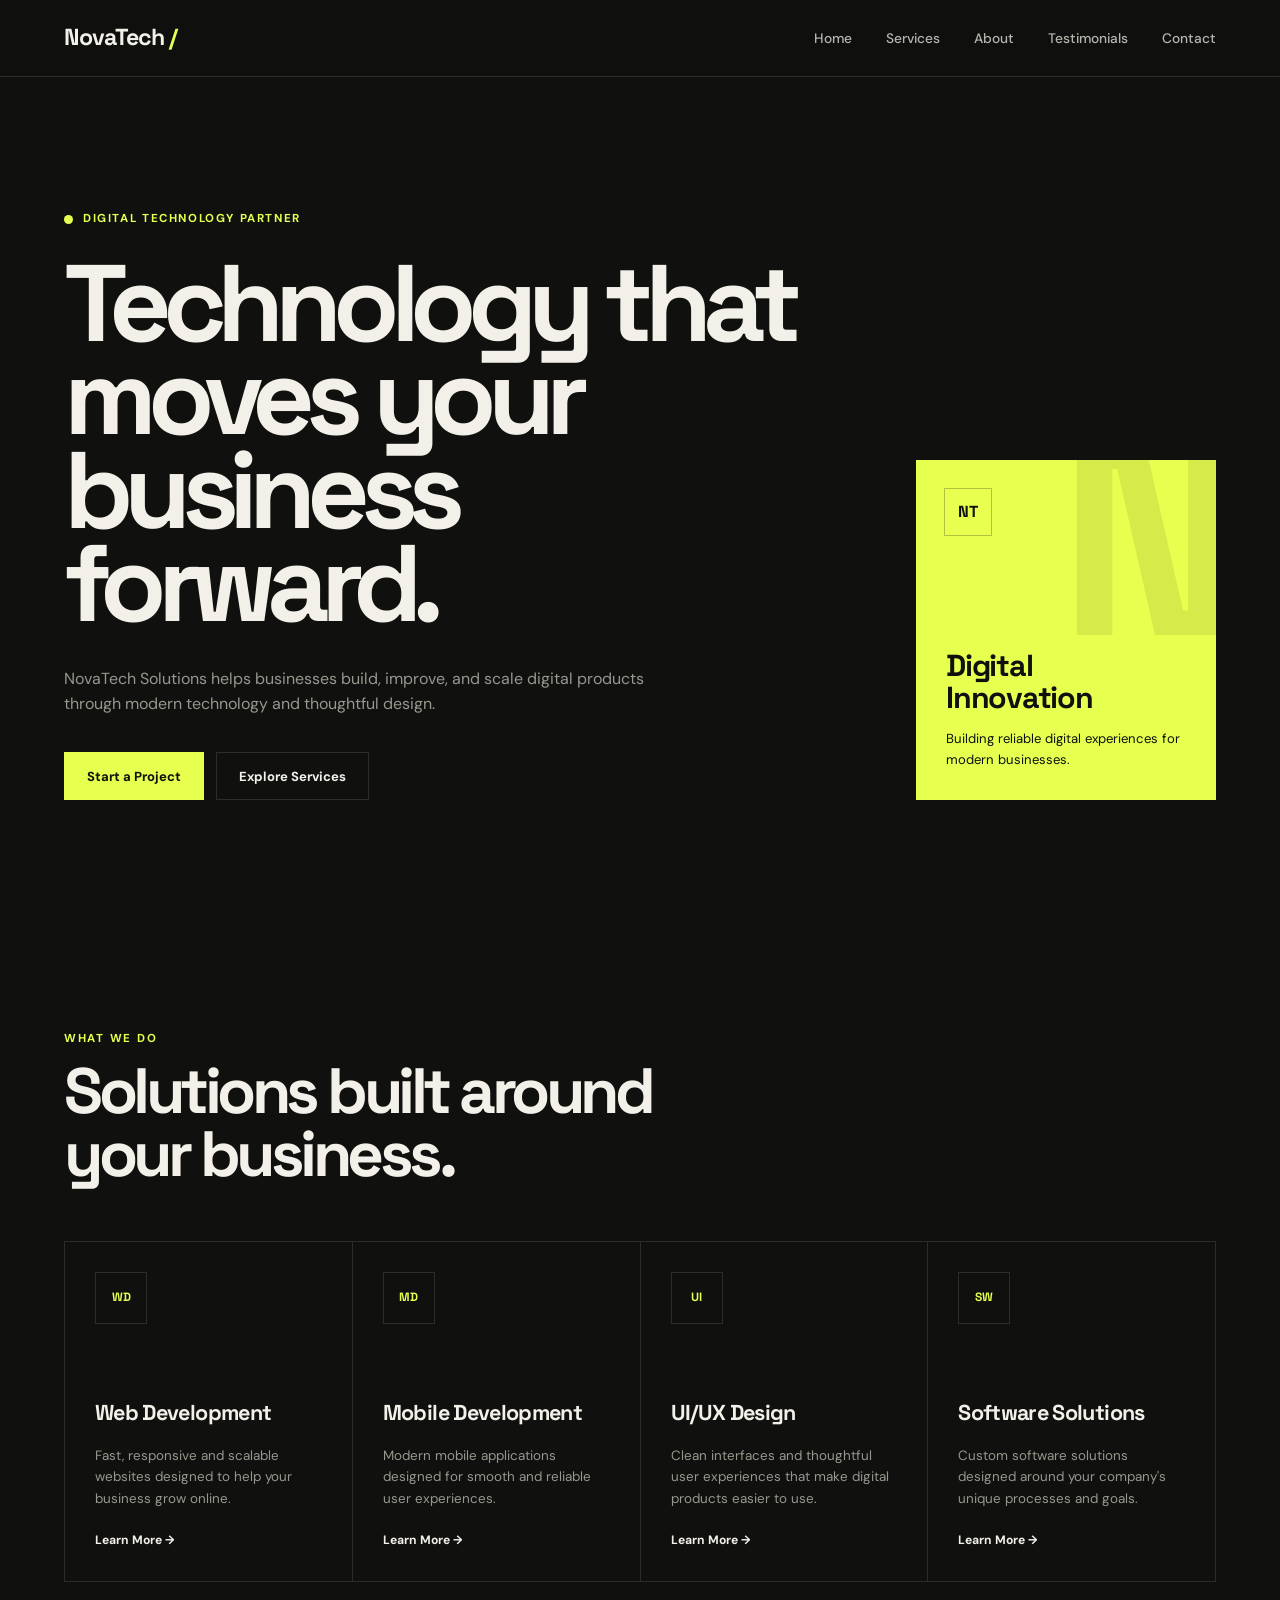
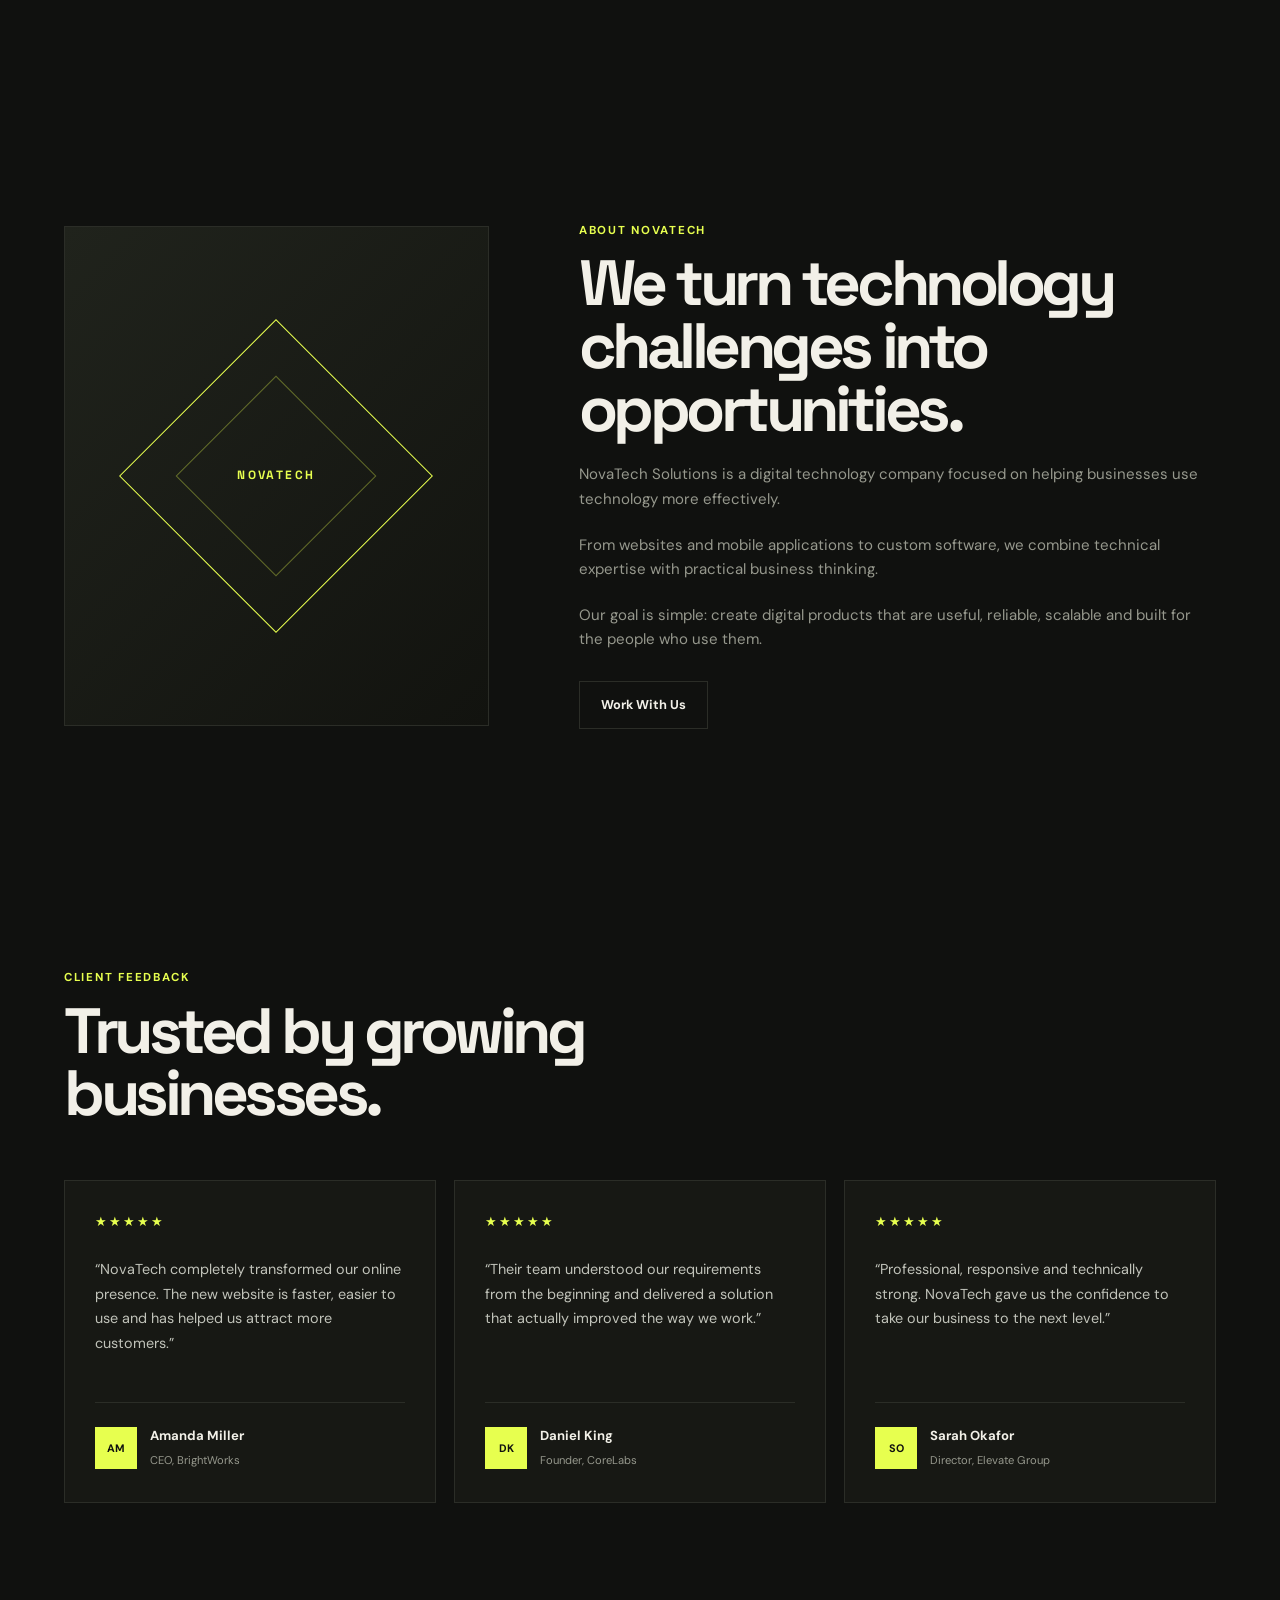
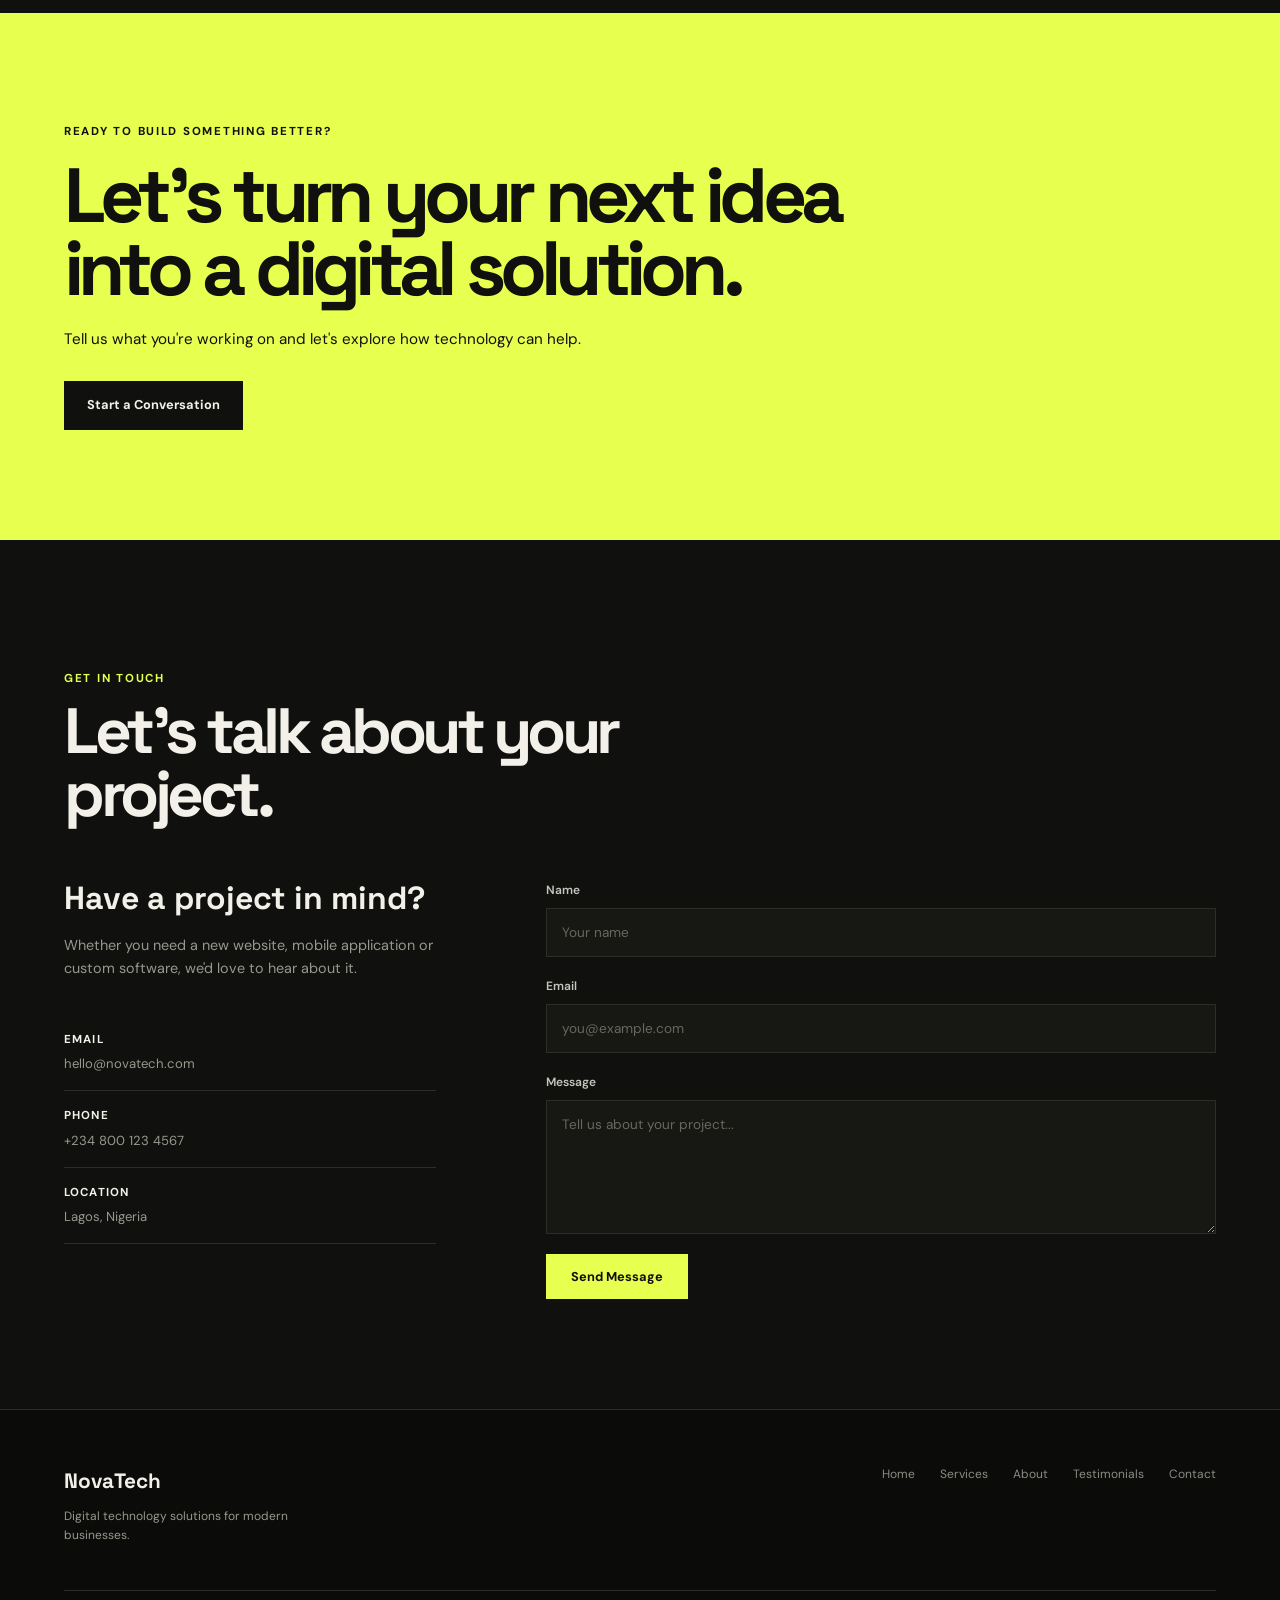
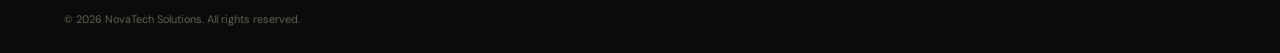
<file: NovaTech-Solutions/index.html>
<!DOCTYPE html>
<html lang="en">
<head>
    <meta charset="UTF-8">
    <meta
        name="viewport"
        content="width=device-width, initial-scale=1.0"
    >

    <meta
        name="description"
        content="NovaTech Solutions - Digital technology solutions for modern businesses."
    >

    <title>NovaTech Solutions | Digital Technology</title>

    <link
        rel="stylesheet"
        href="style.css"
    >
</head>

<body>

    <!-- NAVBAR -->

    <header>
        <nav>

            <a href="#" class="logo">
                NovaTech
            </a>

            <ul class="nav-links">

                <li>
                    <a href="#home">Home</a>
                </li>

                <li>
                    <a href="#services">Services</a>
                </li>

                <li>
                    <a href="#about">About</a>
                </li>

                <li>
                    <a href="#testimonials">Testimonials</a>
                </li>

                <li>
                    <a href="#contact">Contact</a>
                </li>

            </ul>

        </nav>
    </header>


    <main>

        <!-- HERO -->

        <section class="hero" id="home">

            <div class="hero-content">

                <p class="hero-label">
                    Digital Technology Partner
                </p>

                <h1>
                    Technology that moves your business forward.
                </h1>

                <p>
                    NovaTech Solutions helps businesses build,
                    improve, and scale digital products through
                    modern technology and thoughtful design.
                </p>

                <div class="hero-buttons">

                    <a href="#contact">
                        Start a Project
                    </a>

                    <a href="#services">
                        Explore Services
                    </a>

                </div>

            </div>

            <div class="hero-visual">

                <div class="hero-card">

                    <span class="hero-icon">
                        NT
                    </span>

                    <h3>
                        Digital Innovation
                    </h3>

                    <p>
                        Building reliable digital experiences
                        for modern businesses.
                    </p>

                </div>

            </div>

        </section>


        <!-- SERVICES -->

        <section class="services" id="services">

            <div class="section-heading">

                <p>
                    What We Do
                </p>

                <h2>
                    Solutions built around your business.
                </h2>

            </div>

            <div class="services-container">

                <article class="service-card">

                    <div class="service-icon">
                        WD
                    </div>

                    <h3>
                        Web Development
                    </h3>

                    <p>
                        Fast, responsive and scalable websites
                        designed to help your business grow online.
                    </p>

                    <a href="#contact">
                        Learn More →
                    </a>

                </article>


                <article class="service-card">

                    <div class="service-icon">
                        MD
                    </div>

                    <h3>
                        Mobile Development
                    </h3>

                    <p>
                        Modern mobile applications designed
                        for smooth and reliable user experiences.
                    </p>

                    <a href="#contact">
                        Learn More →
                    </a>

                </article>


                <article class="service-card">

                    <div class="service-icon">
                        UI
                    </div>

                    <h3>
                        UI/UX Design
                    </h3>

                    <p>
                        Clean interfaces and thoughtful user
                        experiences that make digital products
                        easier to use.
                    </p>

                    <a href="#contact">
                        Learn More →
                    </a>

                </article>


                <article class="service-card">

                    <div class="service-icon">
                        SW
                    </div>

                    <h3>
                        Software Solutions
                    </h3>

                    <p>
                        Custom software solutions designed around
                        your company's unique processes and goals.
                    </p>

                    <a href="#contact">
                        Learn More →
                    </a>

                </article>

            </div>

        </section>


        <!-- ABOUT -->

        <section class="about" id="about">

            <div class="about-visual">

                <div class="about-image">

                    <div>
                        NOVATECH
                    </div>

                </div>

            </div>

            <div class="about-content">

                <p class="section-label">
                    About NovaTech
                </p>

                <h2>
                    We turn technology challenges into opportunities.
                </h2>

                <p>
                    NovaTech Solutions is a digital technology
                    company focused on helping businesses use
                    technology more effectively.
                </p>

                <p>
                    From websites and mobile applications to
                    custom software, we combine technical
                    expertise with practical business thinking.
                </p>

                <p>
                    Our goal is simple: create digital products
                    that are useful, reliable, scalable and
                    built for the people who use them.
                </p>

                <a href="#contact" class="about-button">
                    Work With Us
                </a>

            </div>

        </section>


        <!-- TESTIMONIALS -->

        <section
            class="testimonials"
            id="testimonials"
        >

            <div class="section-heading">

                <p>
                    Client Feedback
                </p>

                <h2>
                    Trusted by growing businesses.
                </h2>

            </div>

            <div class="testimonials-container">

                <article class="testimonial-card">

                    <div class="rating">
                        ★★★★★
                    </div>

                    <p>
                        “NovaTech completely transformed our
                        online presence. The new website is faster,
                        easier to use and has helped us attract
                        more customers.”
                    </p>

                    <div class="customer">

                        <div class="customer-avatar">
                            AM
                        </div>

                        <div>
                            <h3>
                                Amanda Miller
                            </h3>

                            <span>
                                CEO, BrightWorks
                            </span>
                        </div>

                    </div>

                </article>


                <article class="testimonial-card">

                    <div class="rating">
                        ★★★★★
                    </div>

                    <p>
                        “Their team understood our requirements
                        from the beginning and delivered a solution
                        that actually improved the way we work.”
                    </p>

                    <div class="customer">

                        <div class="customer-avatar">
                            DK
                        </div>

                        <div>
                            <h3>
                                Daniel King
                            </h3>

                            <span>
                                Founder, CoreLabs
                            </span>
                        </div>

                    </div>

                </article>


                <article class="testimonial-card">

                    <div class="rating">
                        ★★★★★
                    </div>

                    <p>
                        “Professional, responsive and technically
                        strong. NovaTech gave us the confidence
                        to take our business to the next level.”
                    </p>

                    <div class="customer">

                        <div class="customer-avatar">
                            SO
                        </div>

                        <div>
                            <h3>
                                Sarah Okafor
                            </h3>

                            <span>
                                Director, Elevate Group
                            </span>

                        </div>

                    </div>

                </article>

            </div>

        </section>


        <!-- CTA -->

        <section class="cta">

            <div class="cta-content">

                <p>
                    Ready to build something better?
                </p>

                <h2>
                    Let's turn your next idea into a
                    digital solution.
                </h2>

                <p>
                    Tell us what you're working on and
                    let's explore how technology can help.
                </p>

                <a href="#contact">
                    Start a Conversation
                </a>

            </div>

        </section>


        <!-- CONTACT -->

        <section class="contact" id="contact">

            <div class="section-heading">

                <p>
                    Get In Touch
                </p>

                <h2>
                    Let's talk about your project.
                </h2>

            </div>

            <div class="contact-content">

                <div class="contact-info">

                    <h3>
                        Have a project in mind?
                    </h3>

                    <p>
                        Whether you need a new website,
                        mobile application or custom software,
                        we'd love to hear about it.
                    </p>

                    <div class="contact-details">

                        <p>
                            <strong>Email</strong>
                            hello@novatech.com
                        </p>

                        <p>
                            <strong>Phone</strong>
                            +234 800 123 4567
                        </p>

                        <p>
                            <strong>Location</strong>
                            Lagos, Nigeria
                        </p>

                    </div>

                </div>


                <form class="contact-form">

                    <div class="form-group">

                        <label for="name">
                            Name
                        </label>

                        <input
                            type="text"
                            id="name"
                            name="name"
                            placeholder="Your name"
                            required
                        >

                    </div>


                    <div class="form-group">

                        <label for="email">
                            Email
                        </label>

                        <input
                            type="email"
                            id="email"
                            name="email"
                            placeholder="you@example.com"
                            required
                        >

                    </div>


                    <div class="form-group">

                        <label for="message">
                            Message
                        </label>

                        <textarea
                            id="message"
                            name="message"
                            rows="6"
                            placeholder="Tell us about your project..."
                            required
                        ></textarea>

                    </div>

                    <button type="submit">
                        Send Message
                    </button>

                </form>

            </div>

        </section>

    </main>


    <!-- FOOTER -->

    <footer>

        <div class="footer-content">

            <div>

                <h3>
                    NovaTech
                </h3>

                <p>
                    Digital technology solutions for
                    modern businesses.
                </p>

            </div>

            <div class="footer-links">

                <a href="#home">Home</a>
                <a href="#services">Services</a>
                <a href="#about">About</a>
                <a href="#testimonials">Testimonials</a>
                <a href="#contact">Contact</a>

            </div>

        </div>

        <p class="copyright">
            © 2026 NovaTech Solutions. All rights reserved.
        </p>

    </footer>

</body>
</html>
</file>
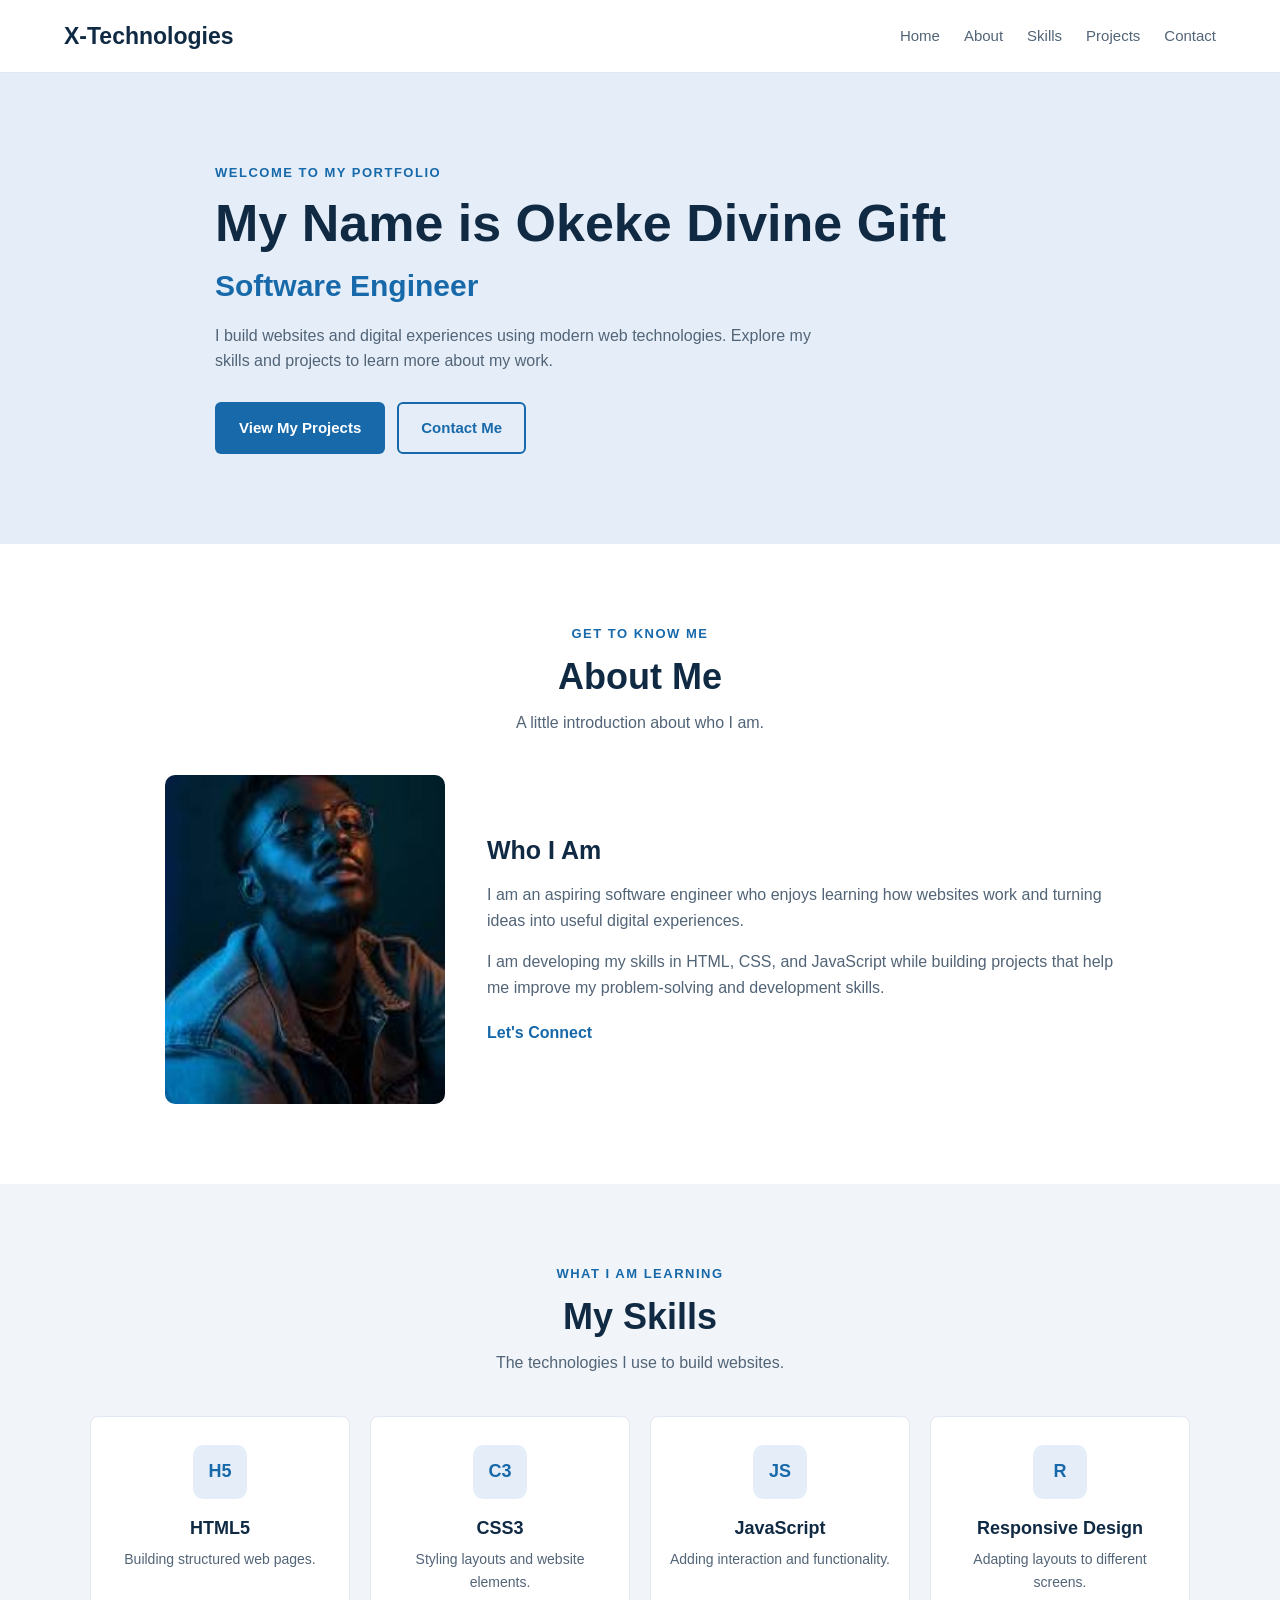
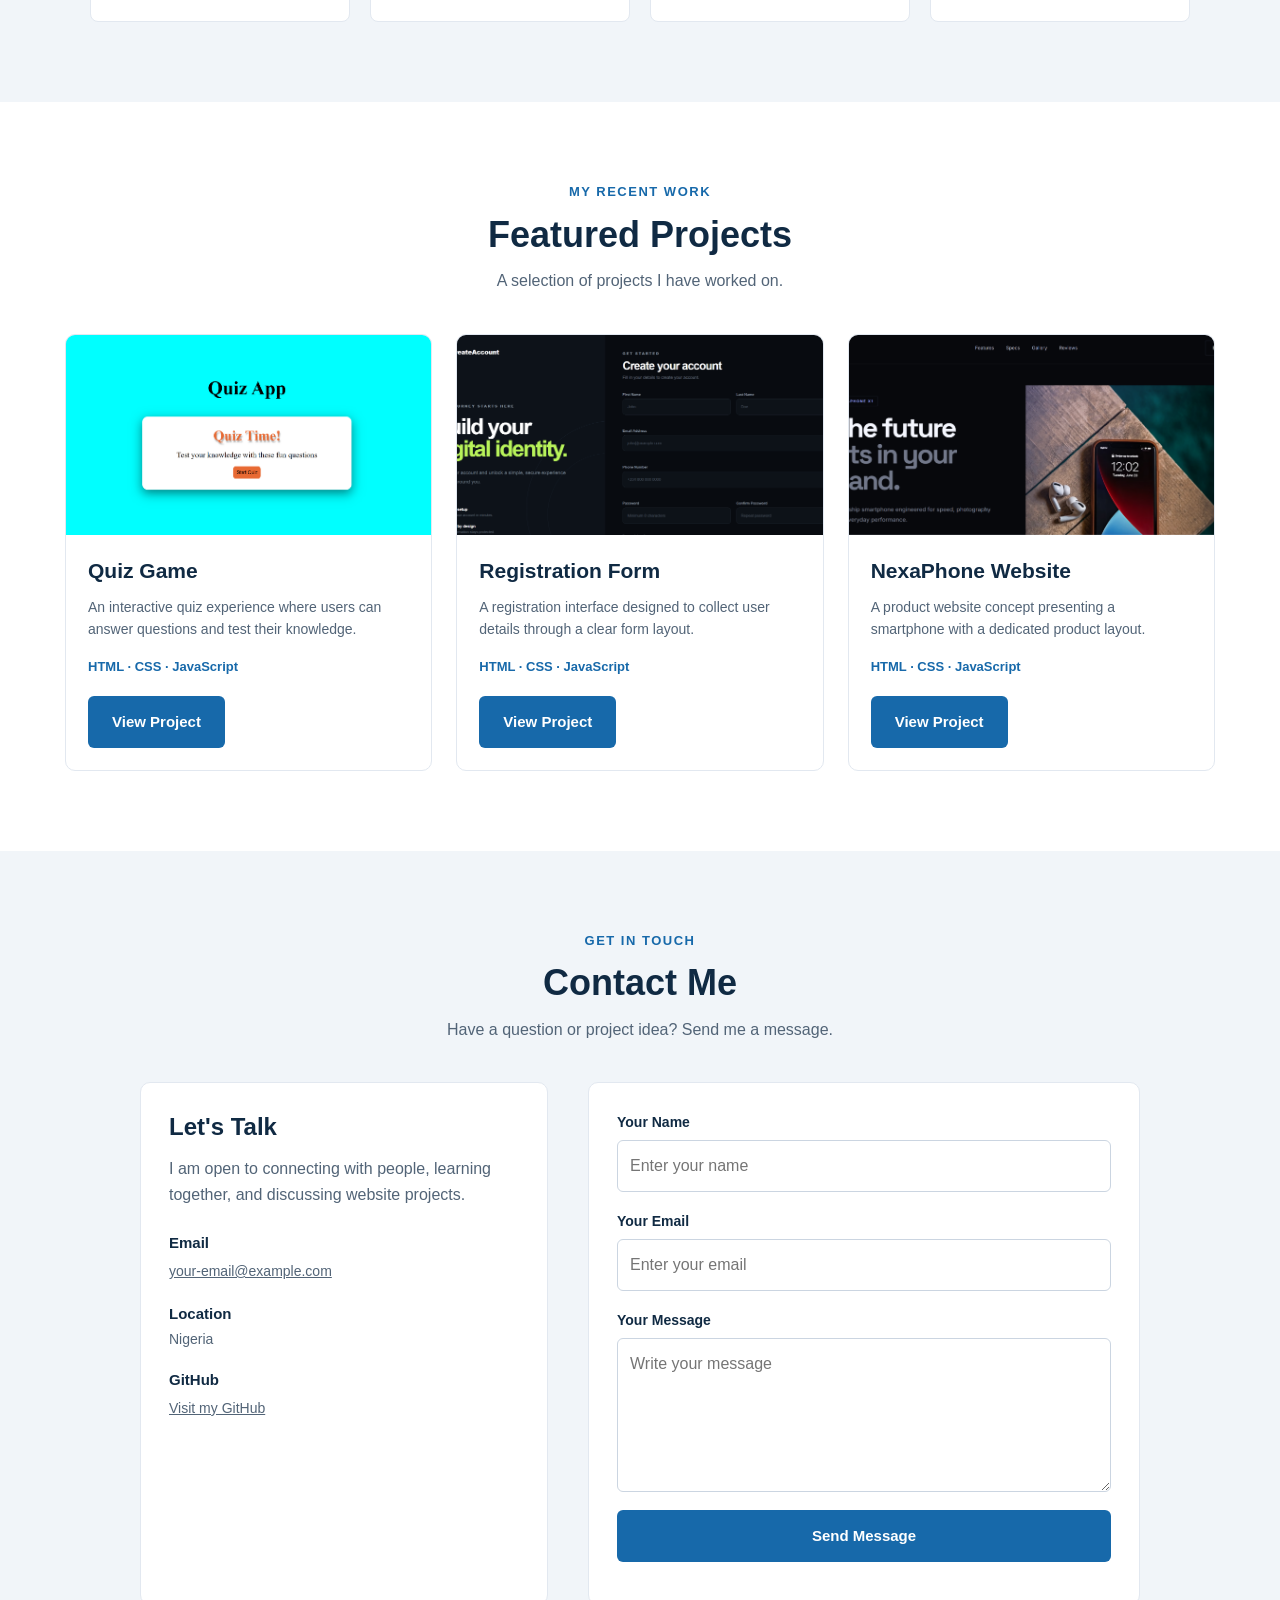
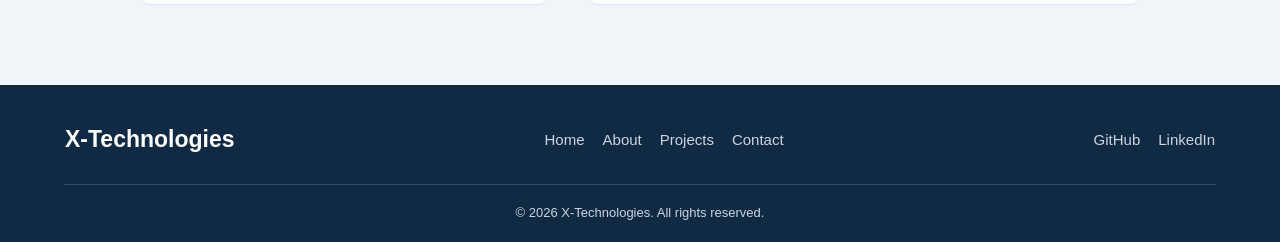
<file: Personal-Portfolio-Website/index.html>
<!DOCTYPE html>
<html lang="en">
<head>
    <meta charset="UTF-8">
    <meta name="viewport" content="width=device-width, initial-scale=1.0">
    <meta
        name="description"
        content="The personal portfolio of a software engineer showcasing skills and projects."
    >
    <title>My Portfolio | Software Engineer</title>
    <link rel="stylesheet" href="style.css">
    <script src="script.js" defer></script>
</head>
<body>

    <!-- FEATURE 1: Header and Navigation -->
    <header class="site-header">
        <nav class="navbar" aria-label="Main navigation">
            <a href="#home" class="logo">X-Technologies</a>

            <button
                class="menu-toggle"
                id="menu-toggle"
                type="button"
                aria-label="Open navigation menu"
                aria-controls="nav-links"
                aria-expanded="false"
            >
                <span></span>
                <span></span>
                <span></span>
            </button>

            <ul class="nav-links" id="nav-links">
                <li><a href="#home">Home</a></li>
                <li><a href="#about">About</a></li>
                <li><a href="#skills">Skills</a></li>
                <li><a href="#projects">Projects</a></li>
                <li><a href="#contact">Contact</a></li>
            </ul>
        </nav>
    </header>

    <main>

        <!-- FEATURE 2: Hero Section -->
        <section class="hero" id="home">
            <div class="hero-content">
                <p class="eyebrow">WELCOME TO MY PORTFOLIO</p>

                <h1>My Name is Okeke Divine Gift</h1>

                <h2>Software Engineer</h2>

                <p class="hero-description">
                    I build websites and digital experiences using modern
                    web technologies. Explore my skills and projects to
                    learn more about my work.
                </p>

                <div class="hero-buttons">
                    <a href="#projects" class="button button-primary">
                        View My Projects
                    </a>

                    <a href="#contact" class="button button-secondary">
                        Contact Me
                    </a>
                </div>
            </div>
        </section>

        <!-- FEATURE 3: About Section -->
        <section class="section about-section" id="about">
            <div class="section-heading">
                <p class="eyebrow">GET TO KNOW ME</p>
                <h2>About Me</h2>
                <p>A little introduction about who I am.</p>
            </div>

            <div class="about-content">
                <img
                    src="images/images (13).jpeg"
                    alt="Portrait of Okeke Divine Gift"
                    class="about-image"
                    loading="lazy"
                >

                <div class="about-text">
                    <h3>Who I Am</h3>

                    <p>
                        I am an aspiring software engineer who enjoys
                        learning how websites work and turning ideas
                        into useful digital experiences.
                    </p>

                    <p>
                        I am developing my skills in HTML, CSS, and
                        JavaScript while building projects that help me
                        improve my problem-solving and development skills.
                    </p>

                    <a href="#contact" class="text-link">
                        Let's Connect
                    </a>
                </div>
            </div>
        </section>

        <!-- FEATURE 4: Skills Section -->
        <section class="section skills-section" id="skills">
            <div class="section-heading">
                <p class="eyebrow">WHAT I AM LEARNING</p>
                <h2>My Skills</h2>
                <p>The technologies I use to build websites.</p>
            </div>

            <div class="skills-list">
                <article class="skill-card">
                    <div class="skill-icon" aria-hidden="true">H5</div>
                    <h3>HTML5</h3>
                    <p>Building structured web pages.</p>
                </article>

                <article class="skill-card">
                    <div class="skill-icon" aria-hidden="true">C3</div>
                    <h3>CSS3</h3>
                    <p>Styling layouts and website elements.</p>
                </article>

                <article class="skill-card">
                    <div class="skill-icon" aria-hidden="true">JS</div>
                    <h3>JavaScript</h3>
                    <p>Adding interaction and functionality.</p>
                </article>

                <article class="skill-card">
                    <div class="skill-icon" aria-hidden="true">R</div>
                    <h3>Responsive Design</h3>
                    <p>Adapting layouts to different screens.</p>
                </article>
            </div>
        </section>

        <!-- FEATURE 5: Projects Section -->
        <section class="section projects-section" id="projects">
            <div class="section-heading">
                <p class="eyebrow">MY RECENT WORK</p>
                <h2>Featured Projects</h2>
                <p>A selection of projects I have worked on.</p>
            </div>

            <div class="project-list">

                <article class="project-card">
                    <img
                        src="images/Quiz Game - Google Chrome 8_10_2026 6_44_49 PM.png"
                        alt="Preview of the Quiz Game project"
                        class="project-image"
                        loading="lazy"
                    >

                    <div class="project-content">
                        <h3>Quiz Game</h3>

                        <p>
                            An interactive quiz experience where users
                            can answer questions and test their knowledge.
                        </p>

                        <p class="project-tech">
                            HTML · CSS · JavaScript
                        </p>

                        <a
                            href="https://frontend-compilation-puce.vercel.app/"
                            class="button button-primary project-link"
                            target="_blank"
                            rel="noopener noreferrer"
                        >
                            View Project
                        </a>
                    </div>
                </article>

                <article class="project-card">
                    <img
                        src="images/CreateAccount _ Registration - Google Chrome 10_5_2026 11_24_46 AM.png"
                        alt="Preview of the Registration Form project"
                        class="project-image"
                        loading="lazy"
                    >

                    <div class="project-content">
                        <h3>Registration Form</h3>

                        <p>
                            A registration interface designed to collect
                            user details through a clear form layout.
                        </p>

                        <p class="project-tech">
                            HTML · CSS · JavaScript
                        </p>

                        <a
                            href="https://registration-form-pi-nine.vercel.app/"
                            class="button button-primary project-link"
                            target="_blank"
                            rel="noopener noreferrer"
                        >
                            View Project
                        </a>
                    </div>
                </article>

                <article class="project-card">
                    <img
                        src="images/NexaPhone X1 - Google Chrome 10_4_2026 1_54_41 PM.png"
                        alt="Preview of the NexaPhone website"
                        class="project-image"
                        loading="lazy"
                    >

                    <div class="project-content">
                        <h3>NexaPhone Website</h3>

                        <p>
                            A product website concept presenting a
                            smartphone with a dedicated product layout.
                        </p>

                        <p class="project-tech">
                            HTML · CSS · JavaScript
                        </p>

                        <a
                            href="https://nexaphone-website.vercel.app/"
                            class="button button-primary project-link"
                            target="_blank"
                            rel="noopener noreferrer"
                        >
                            View Project
                        </a>
                    </div>
                </article>

            </div>
        </section>

        <!-- FEATURE 6: Contact Section -->
        <section class="section contact-section" id="contact">
            <div class="section-heading">
                <p class="eyebrow">GET IN TOUCH</p>
                <h2>Contact Me</h2>
                <p>Have a question or project idea? Send me a message.</p>
            </div>

            <div class="contact-content">

                <div class="contact-info">
                    <h3>Let's Talk</h3>

                    <p>
                        I am open to connecting with people, learning
                        together, and discussing website projects.
                    </p>

                    <div class="contact-item">
                        <h4>Email</h4>
                        <a href="mailto:your-email@example.com">
                            your-email@example.com
                        </a>
                    </div>

                    <div class="contact-item">
                        <h4>Location</h4>
                        <p>Nigeria</p>
                    </div>

                    <div class="contact-item">
                        <h4>GitHub</h4>
                        <a
                            href="https://github.com/your-username"
                            target="_blank"
                            rel="noopener noreferrer"
                        >
                            Visit my GitHub
                        </a>
                    </div>
                </div>

                <!-- JavaScript validates this form and displays feedback.
                     It does not send messages to a server. -->
                <form class="contact-form" id="contact-form">
                    <div class="form-group">
                        <label for="name">Your Name</label>
                        <input
                            type="text"
                            id="name"
                            name="name"
                            placeholder="Enter your name"
                            autocomplete="name"
                            required
                        >
                    </div>

                    <div class="form-group">
                        <label for="email">Your Email</label>
                        <input
                            type="email"
                            id="email"
                            name="email"
                            placeholder="Enter your email"
                            autocomplete="email"
                            required
                        >
                    </div>

                    <div class="form-group">
                        <label for="message">Your Message</label>
                        <textarea
                            id="message"
                            name="message"
                            rows="5"
                            placeholder="Write your message"
                            required
                        ></textarea>
                    </div>

                    <button
                        type="submit"
                        class="button button-primary submit-button"
                    >
                        Send Message
                    </button>

                    <p
                        class="form-status"
                        id="form-status"
                        role="status"
                        aria-live="polite"
                    ></p>
                </form>
            </div>
        </section>

    </main>

    <!-- FEATURE 7: Footer -->
    <footer class="site-footer">
        <div class="footer-content">
            <a href="#home" class="footer-brand">X-Technologies</a>

            <nav class="footer-nav" aria-label="Footer navigation">
                <a href="#home">Home</a>
                <a href="#about">About</a>
                <a href="#projects">Projects</a>
                <a href="#contact">Contact</a>
            </nav>

            <div class="footer-socials">
                <a
                    href="https://github.com/your-username"
                    target="_blank"
                    rel="noopener noreferrer"
                >
                    GitHub
                </a>

                <a
                    href="https://www.linkedin.com/"
                    target="_blank"
                    rel="noopener noreferrer"
                >
                    LinkedIn
                </a>
            </div>
        </div>

        <p class="copyright">
            &copy; <span id="current-year">2026</span> X-Technologies.
            All rights reserved.
        </p>
    </footer>

</body>
</html>
</file>
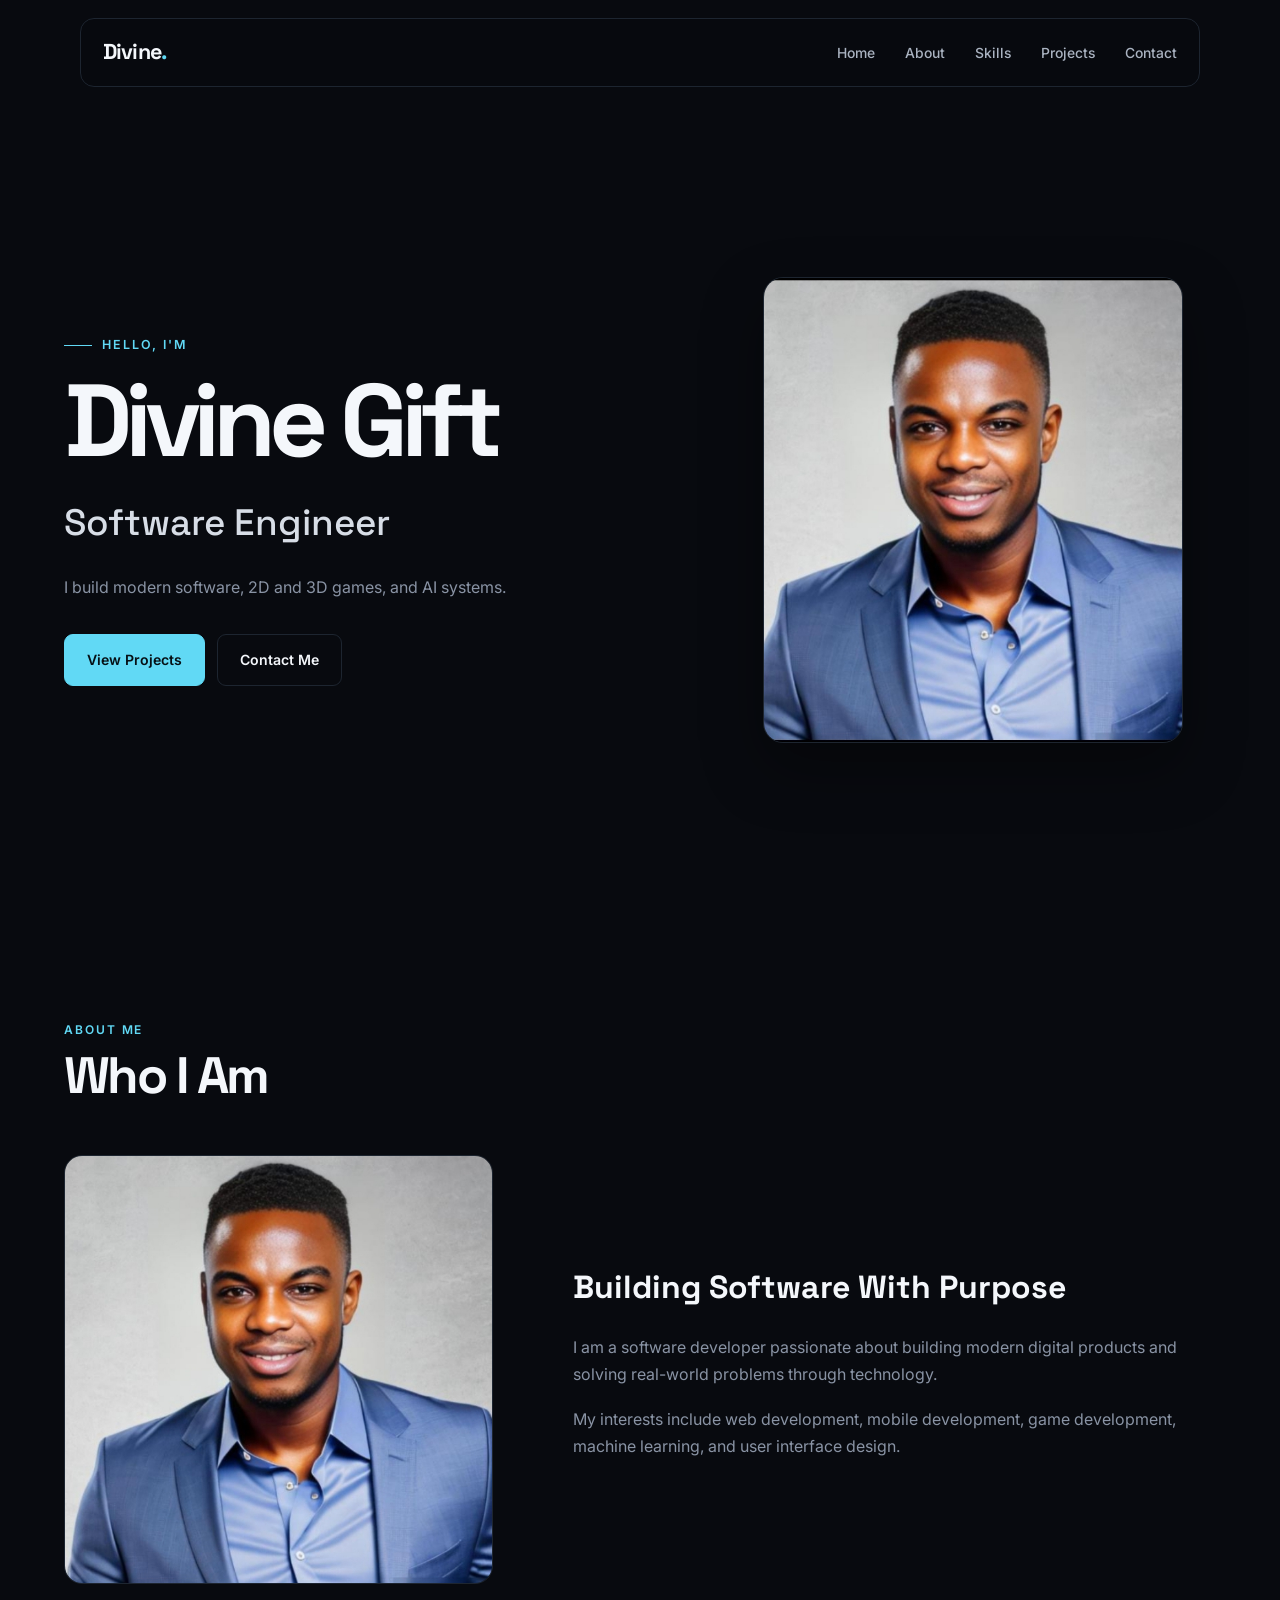
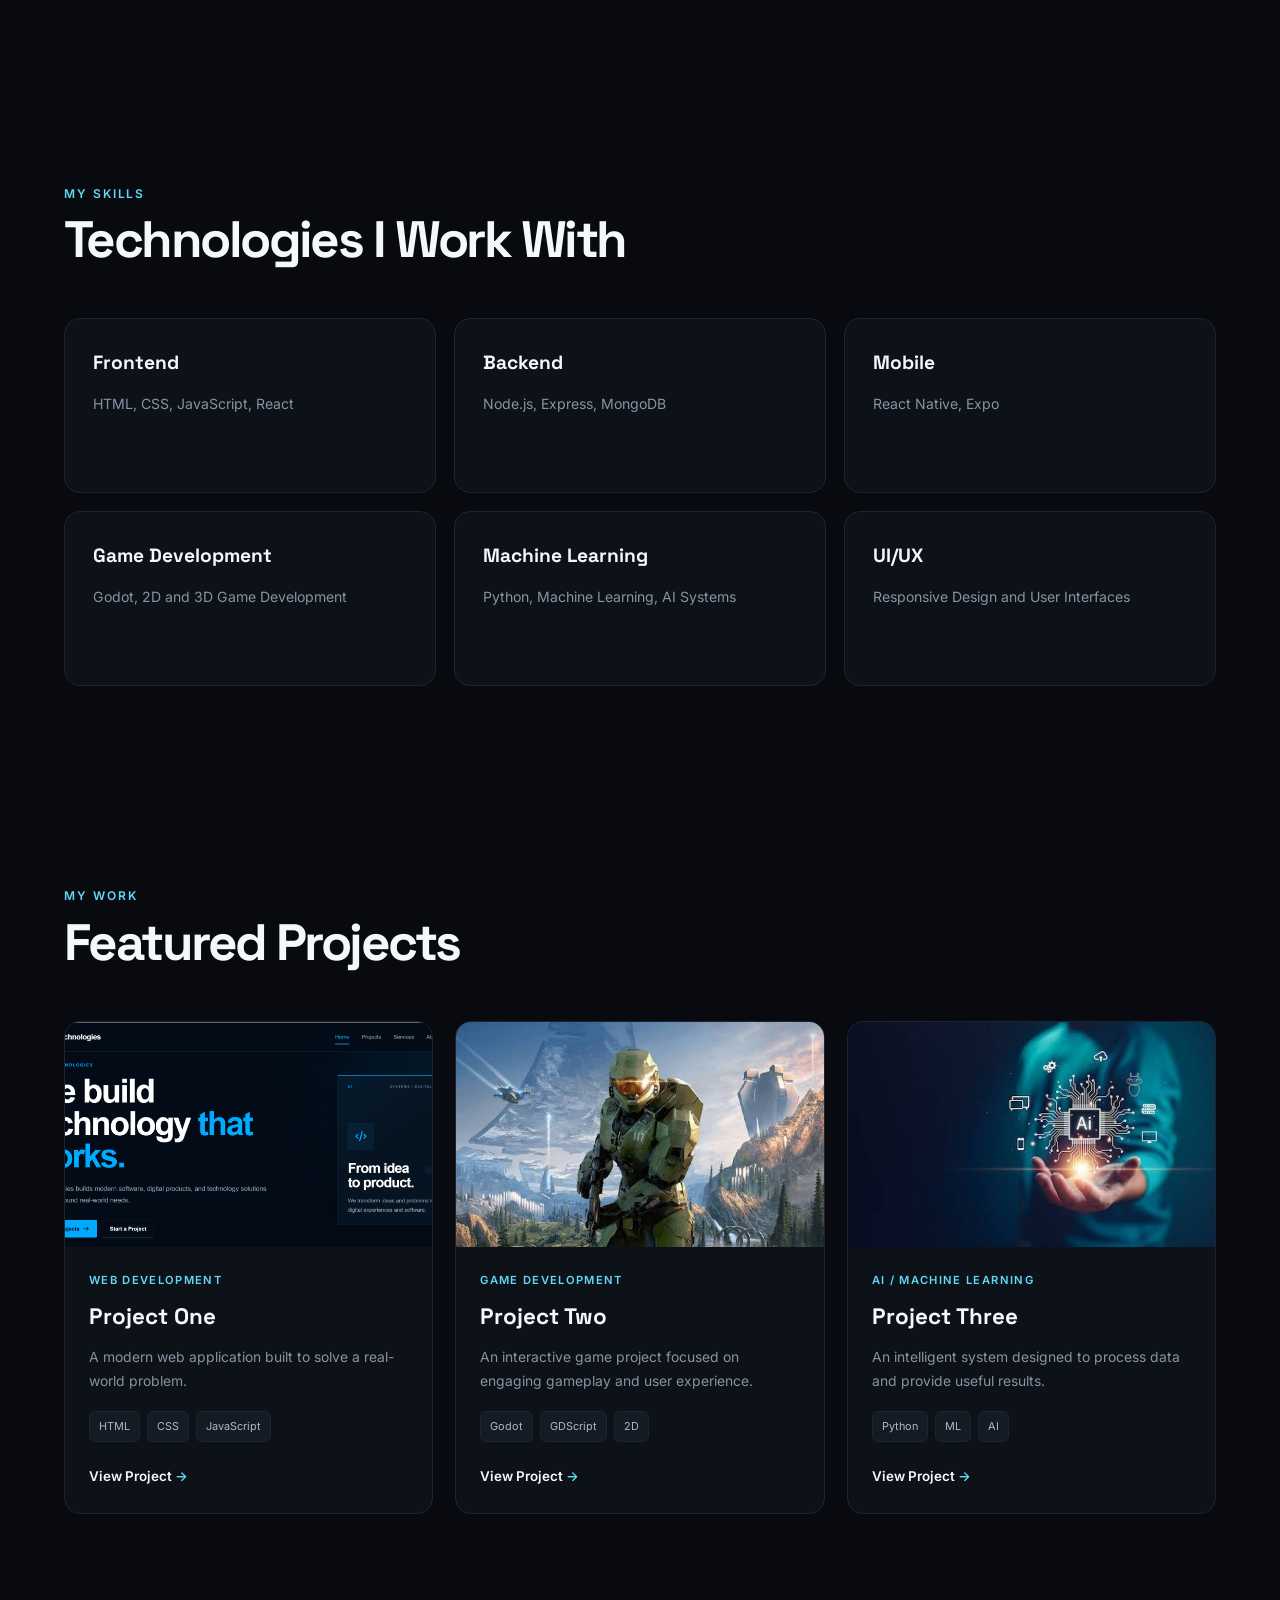
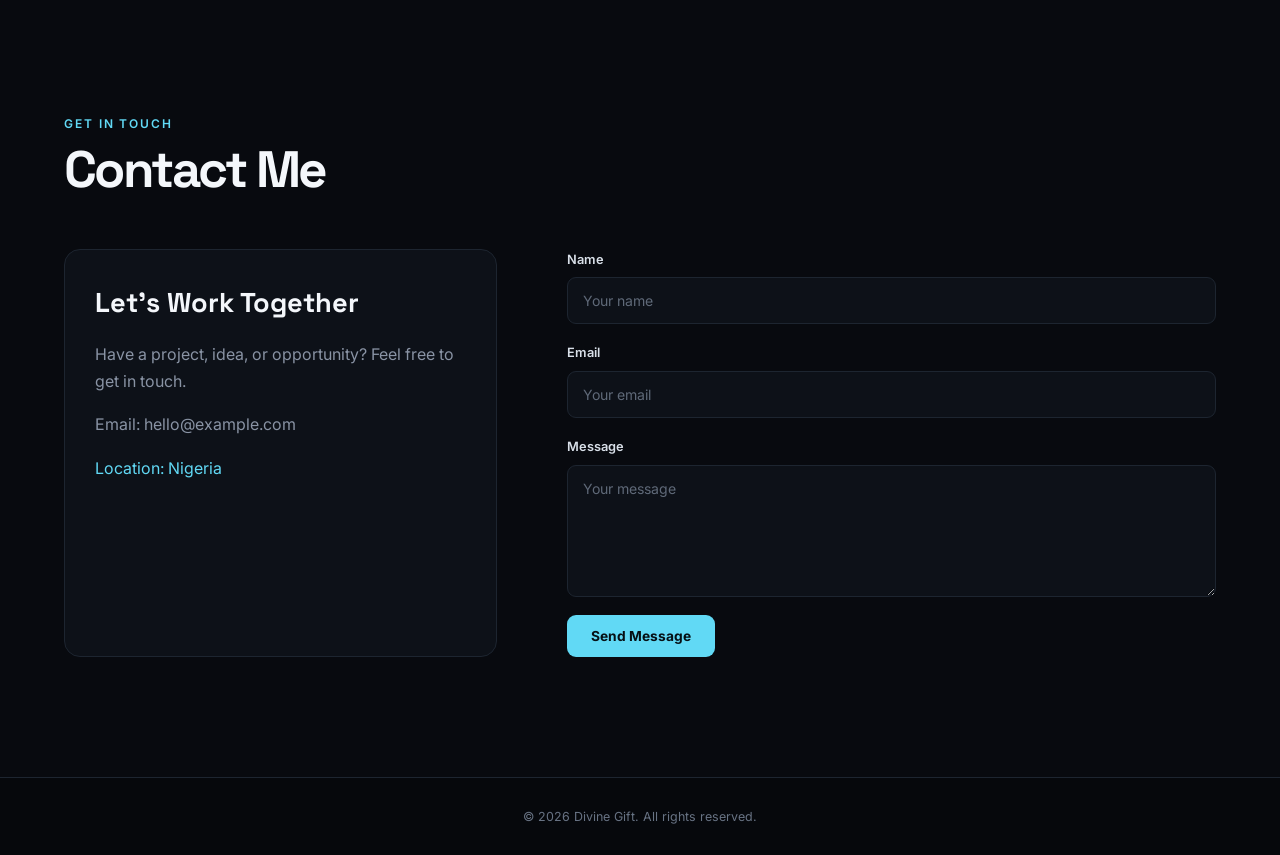
<file: Personal-Profile-Website/index.html>
<!DOCTYPE html>
<html lang="en">
<head>
  <meta charset="UTF-8">
  <meta name="viewport" content="width=device-width, initial-scale=1.0">
  <meta
    name="description"
    content="Divine Gift - Software Engineer, Game Developer and ML Engineer"
  >

  <title>Divine Gift | Software Engineer</title>

  <link rel="stylesheet" href="style.css">
</head>

<body>

  <!-- Header -->
  <header>
    <nav>
      <a href="#home" class="logo">Divine</a>

      <ul class="nav-links">
        <li><a href="#home">Home</a></li>
        <li><a href="#about">About</a></li>
        <li><a href="#skills">Skills</a></li>
        <li><a href="#projects">Projects</a></li>
        <li><a href="#contact">Contact</a></li>
      </ul>
    </nav>
  </header>

  <!-- Main -->
  <main>

    <!-- Hero -->
    <section id="home" class="hero">
      <div class="hero-content">

        <p class="hero-label">Hello, I'm</p>

        <h1>Divine Gift</h1>

        <h2>Software Engineer</h2>

        <p>
          I build modern software, 2D and 3D games,
          and AI systems.
        </p>

        <div class="hero-buttons">
          <a href="#projects">View Projects</a>
          <a href="#contact">Contact Me</a>
        </div>

      </div>
      <div class="image">
        <img src="images/portfolio.jpg" alt="">
      </div>
    </section>

    <!-- About -->
    <section id="about" class="about">

      <div class="section-heading">
        <p>About Me</p>
        <h2>Who I Am</h2>
      </div>

      <div class="about-content">

        <div class="about-image">
          <div class="image-placeholder">
            <img src="images/portfolio.jpg" alt="">
          </div>
        </div>

        <div class="about-text">

          <h3>Building Software With Purpose</h3>

          <p>
            I am a software developer passionate about building
            modern digital products and solving real-world problems
            through technology.
          </p>

          <p>
            My interests include web development, mobile development,
            game development, machine learning, and user interface design.
          </p>

        </div>

      </div>

    </section>

    <!-- Skills -->
    <section id="skills" class="skills">

      <div class="section-heading">
        <p>My Skills</p>
        <h2>Technologies I Work With</h2>
      </div>

      <div class="skills-container">

        <div class="skill-card">
          <h3>Frontend</h3>
          <p>HTML, CSS, JavaScript, React</p>
        </div>

        <div class="skill-card">
          <h3>Backend</h3>
          <p>Node.js, Express, MongoDB</p>
        </div>

        <div class="skill-card">
          <h3>Mobile</h3>
          <p>React Native, Expo</p>
        </div>

        <div class="skill-card">
          <h3>Game Development</h3>
          <p>Godot, 2D and 3D Game Development</p>
        </div>

        <div class="skill-card">
          <h3>Machine Learning</h3>
          <p>Python, Machine Learning, AI Systems</p>
        </div>

        <div class="skill-card">
          <h3>UI/UX</h3>
          <p>Responsive Design and User Interfaces</p>
        </div>

      </div>

    </section>

    <!-- Projects -->
    <section id="projects" class="projects">

      <div class="section-heading">
        <p>My Work</p>
        <h2>Featured Projects</h2>
      </div>

      <div class="projects-container">

        <article class="project-card">

          <div class="project-image">
            <img src="images/Web.png" alt="">
          </div>

          <div class="project-content">

            <p>Web Development</p>

            <h3>Project One</h3>

            <p>
              A modern web application built to solve
              a real-world problem.
            </p>

            <div class="project-tags">
              <span>HTML</span>
              <span>CSS</span>
              <span>JavaScript</span>
            </div>

            <a href="#">View Project</a>

          </div>

        </article>

        <article class="project-card">

          <div class="project-image">
           <img src="images/Game.jpeg" alt="">
          </div>

          <div class="project-content">

            <p>Game Development</p>

            <h3>Project Two</h3>

            <p>
              An interactive game project focused on
              engaging gameplay and user experience.
            </p>

            <div class="project-tags">
              <span>Godot</span>
              <span>GDScript</span>
              <span>2D</span>
            </div>

            <a href="#">View Project</a>

          </div>

        </article>

        <article class="project-card">

          <div class="project-image">
            <img src="images/ai.jpeg" alt="">
          </div>

          <div class="project-content">

            <p>AI / Machine Learning</p>

            <h3>Project Three</h3>

            <p>
              An intelligent system designed to process
              data and provide useful results.
            </p>

            <div class="project-tags">
              <span>Python</span>
              <span>ML</span>
              <span>AI</span>
            </div>

            <a href="#">View Project</a>

          </div>

        </article>

      </div>

    </section>

    <!-- Contact -->
    <section id="contact" class="contact">

      <div class="section-heading">
        <p>Get In Touch</p>
        <h2>Contact Me</h2>
      </div>

      <div class="contact-content">

        <div class="contact-info">

          <h3>Let's Work Together</h3>

          <p>
            Have a project, idea, or opportunity?
            Feel free to get in touch.
          </p>

          <p>Email: hello@example.com</p>

          <p>Location: Nigeria</p>

        </div>

        <form class="contact-form">

          <div class="form-group">
            <label for="name">Name</label>

            <input
              type="text"
              id="name"
              name="name"
              placeholder="Your name"
            >
          </div>

          <div class="form-group">
            <label for="email">Email</label>

            <input
              type="email"
              id="email"
              name="email"
              placeholder="Your email"
            >
          </div>

          <div class="form-group">
            <label for="message">Message</label>

            <textarea
              id="message"
              name="message"
              rows="6"
              placeholder="Your message"
            ></textarea>
          </div>

          <button type="submit">
            Send Message
          </button>

        </form>

      </div>

    </section>

  </main>

  <!-- Footer -->
  <footer>
    <p>&copy; 2026 Divine Gift. All rights reserved.</p>
  </footer>

</body>
</html>
</file>
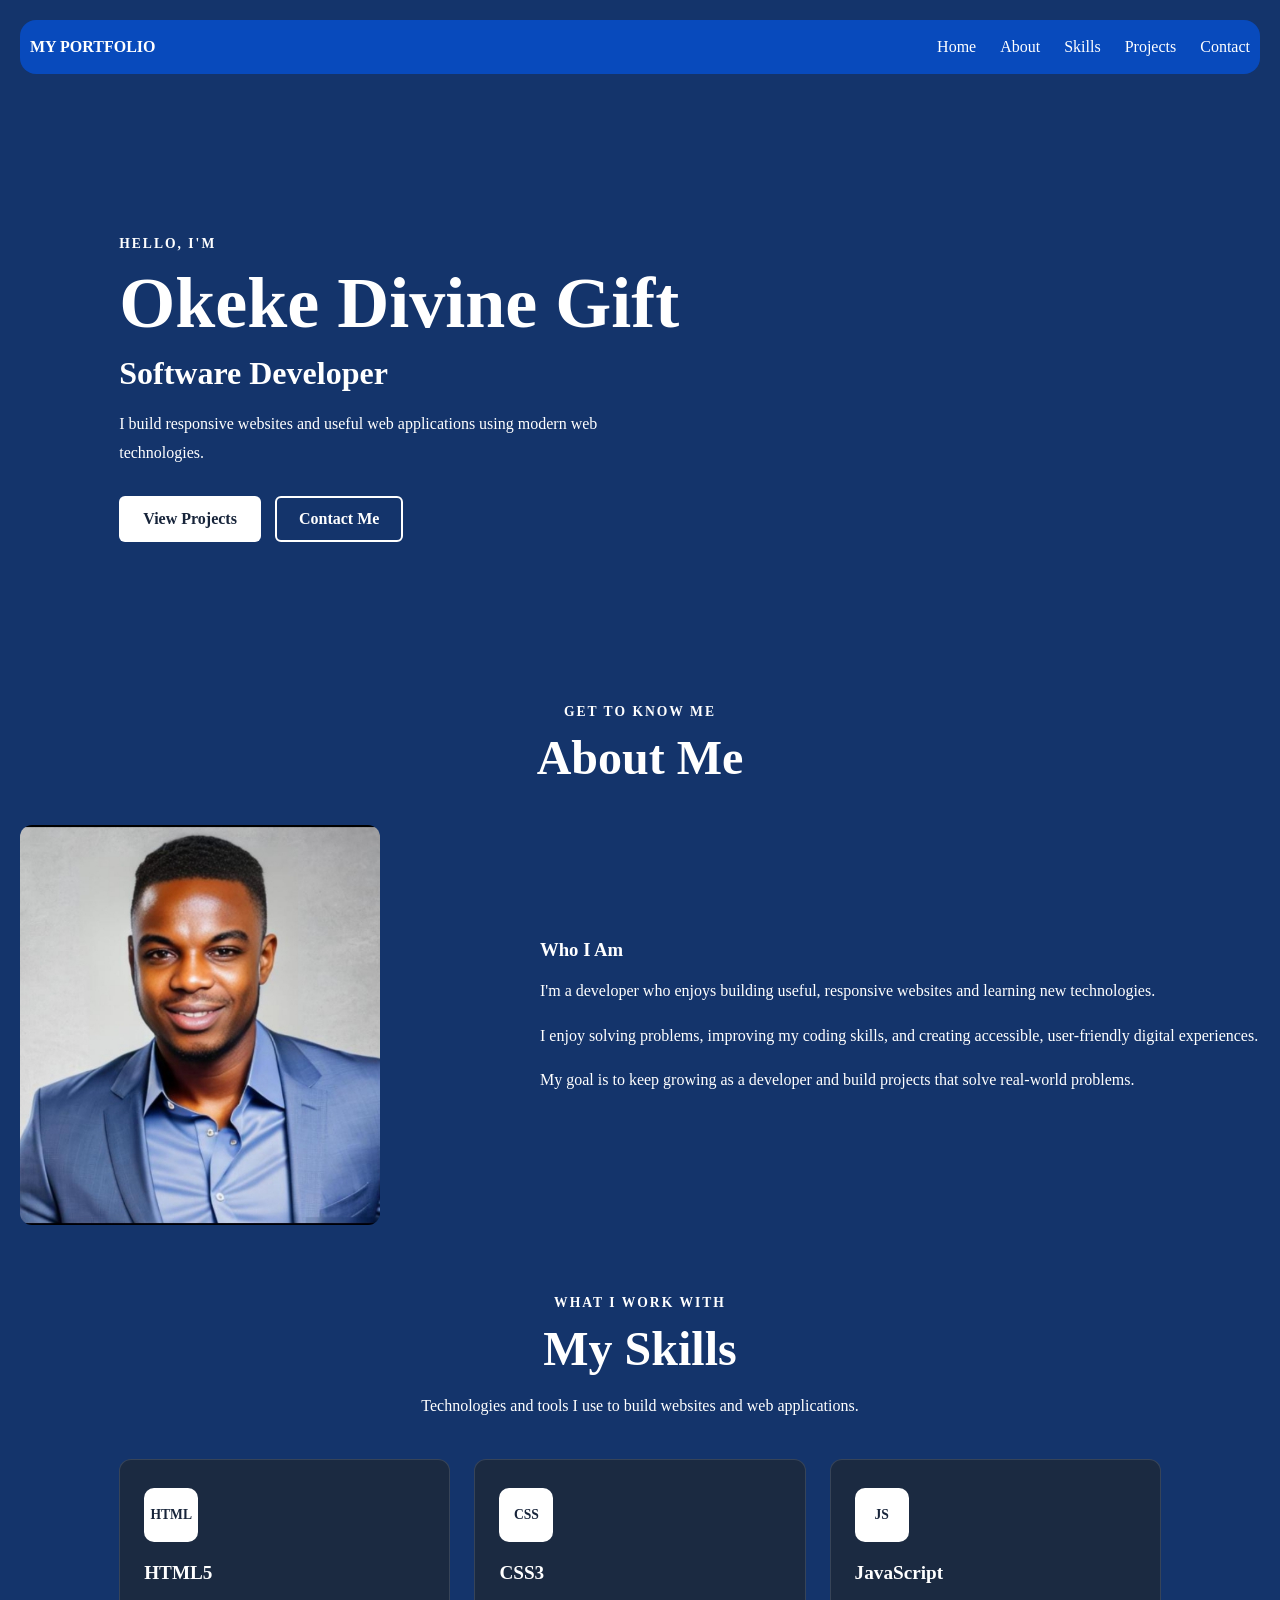
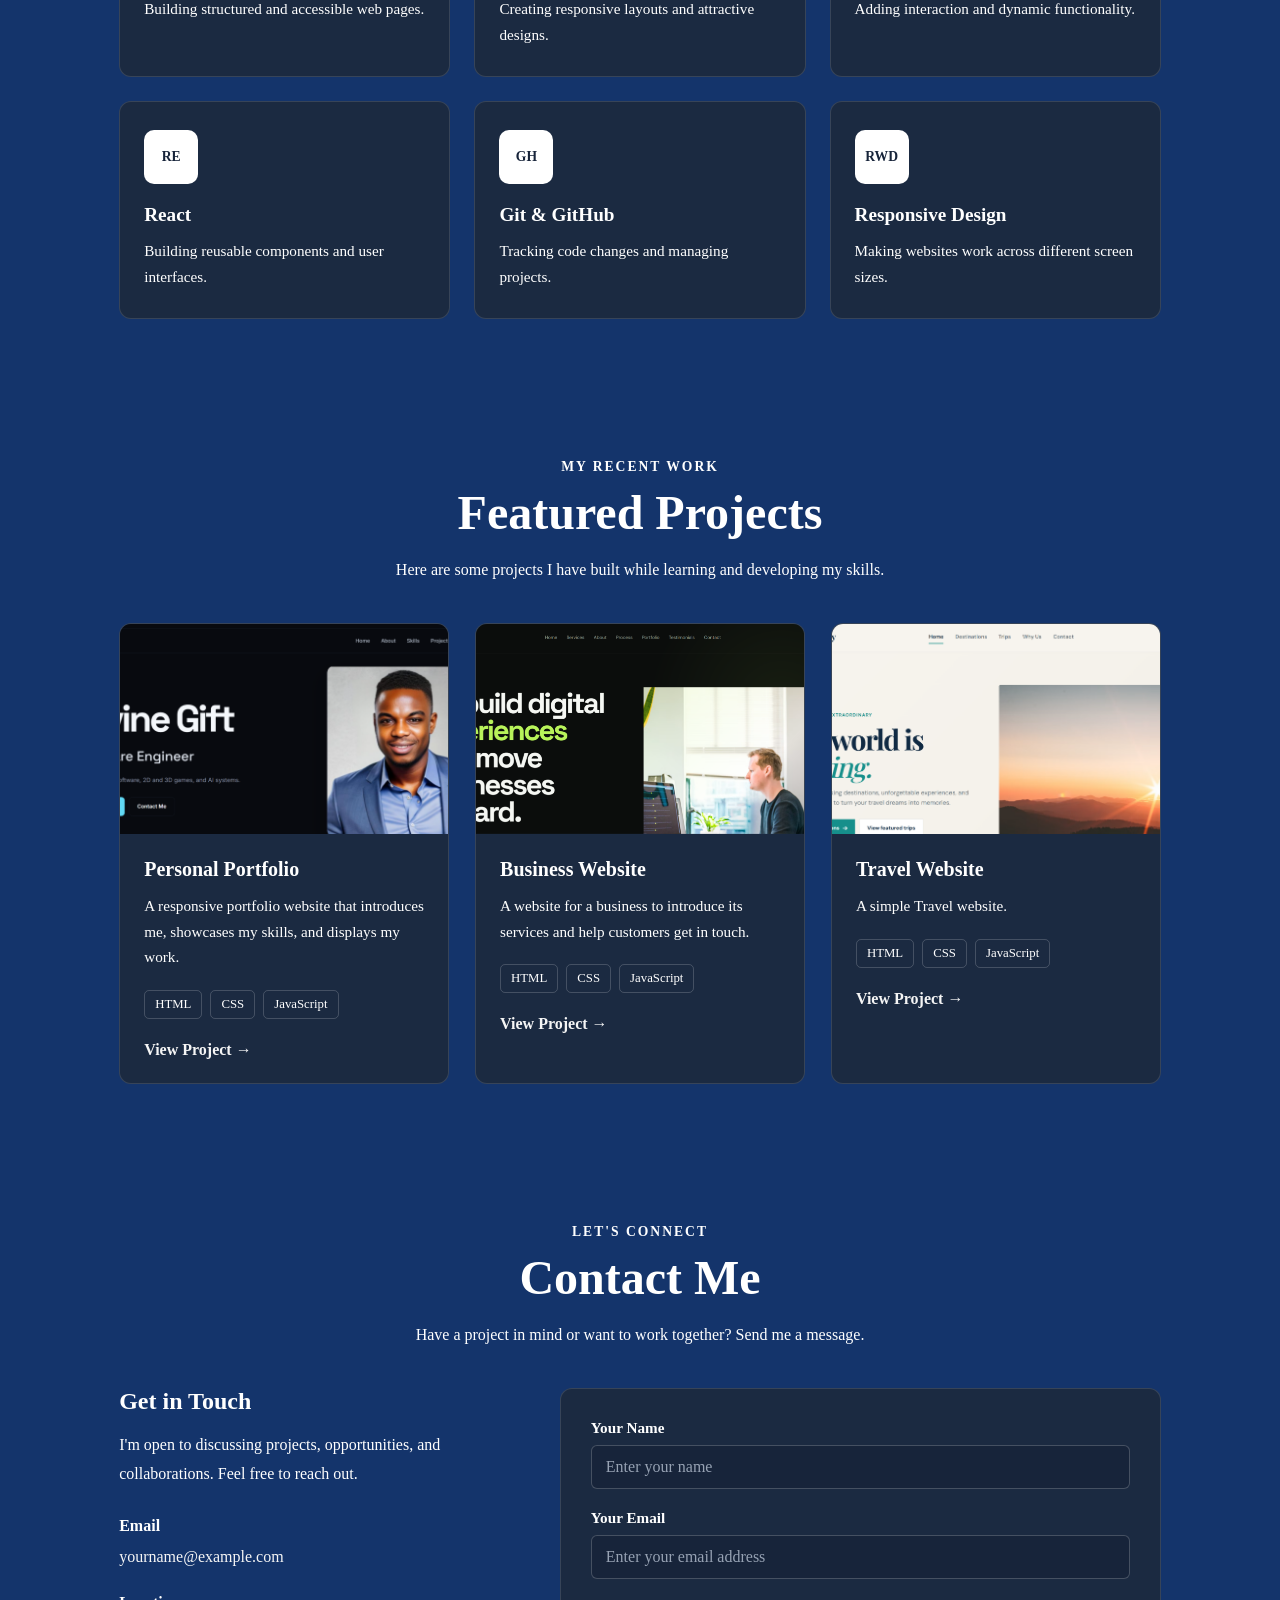
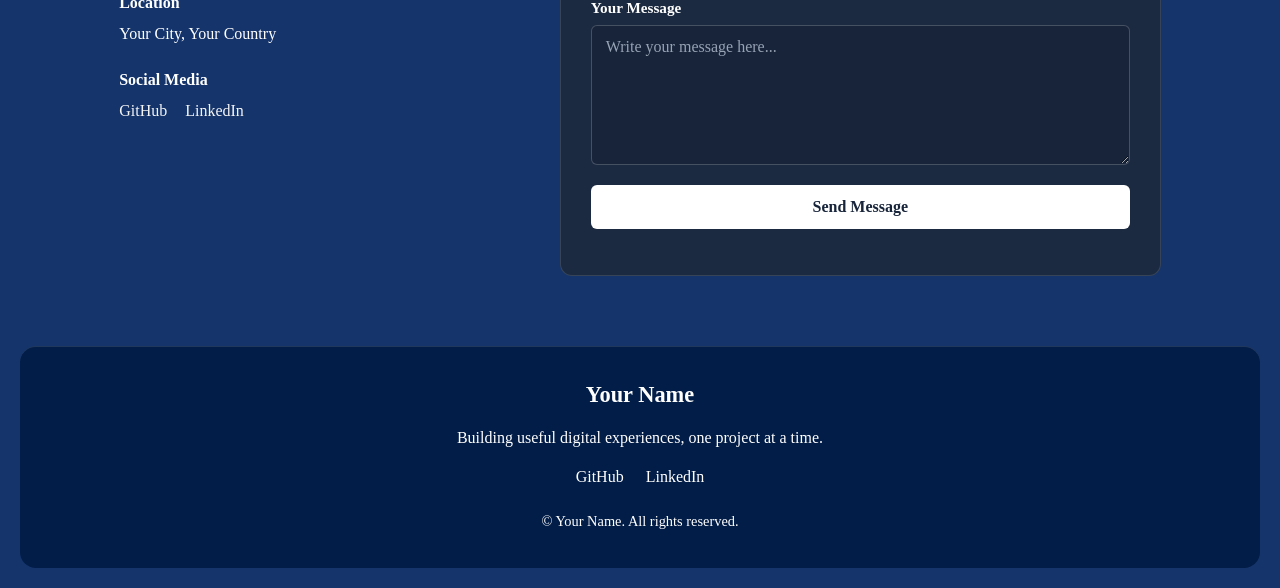
<file: Improved-Design/Personal-Portfolio/index.html>
<!DOCTYPE html>
<html lang="en">
<head>
    <meta charset="UTF-8">
    <meta name="viewport" content="width=device-width, initial-scale=1.0">
    <title>Personal-Portfolio-Website</title>
    <link rel="stylesheet" href="style.css">
</head>
<body>
    <!-- Navigation Section -->
    <header class="site-header">
        <nav class="navbar">
            <a href="#home" class="logo">MY PORTFOLIO</a>

            <button
                class="menu-toggle"
                id="menu-toggle"
                type="button"
                aria-label="Toggle navigation"
            >
                ☰
            </button>

            <ul class="nav-links" id="nav-links">
                <li><a href="#home">Home</a></li>
                <li><a href="#about">About</a></li>
                <li><a href="#skills">Skills</a></li>
                <li><a href="#projects">Projects</a></li>
                <li><a href="#contact">Contact</a></li>
            </ul>
        </nav>
    </header>
    <main>
        <!-- Hero Section   -->
        <section class="hero" id="home">
            <div class="hero-content">
                <p class="hero-eyebrow">HELLO, I'M</p>

                <h1>Okeke Divine Gift</h1>

                <h2>Software Developer</h2>

                <p class="hero-description">
                    I build responsive websites and useful web applications
                    using modern web technologies.
                </p>

                <div class="hero-buttons">
                    <a href="#projects" class="btn btn-primary">
                        View Projects
                    </a>

                    <a href="#contact" class="btn btn-secondary">
                        Contact Me
                    </a>
                </div>
            </div>
        </section>
        
        <!-- About Section -->
        <section class="section about-section" id="about">
            <div class="section-heading">
                <p class="section-subtitle">GET TO KNOW ME</p>
                <h2>About Me</h2>
            </div>

            <div class="about-content">
                <div class="about-image">
                    <img
                        src="images/profile.jpg"
                        alt="Portrait of Your Name"
                    >
                </div>

                <div class="about-text">
                    <h3>Who I Am</h3>

                    <p>
                        I'm a developer who enjoys building useful,
                        responsive websites and learning new technologies.
                    </p>

                    <p>
                        I enjoy solving problems, improving my coding skills,
                        and creating accessible, user-friendly digital
                        experiences.
                    </p>

                    <p>
                        My goal is to keep growing as a developer and build
                        projects that solve real-world problems.
                    </p>
                </div>
            </div>
        </section>
        
        <!-- Skills Section -->
        <section class="section skills-section" id="skills">
            <div class="section-heading">
                <p class="section-subtitle">WHAT I WORK WITH</p>
                <h2>My Skills</h2>
                <p class="section-description">
                    Technologies and tools I use to build websites
                    and web applications.
                </p>
            </div>

            <div class="skills-grid">
                <article class="skill-card">
                    <div class="skill-icon">HTML</div>
                    <h3>HTML5</h3>
                    <p>Building structured and accessible web pages.</p>
                </article>

                <article class="skill-card">
                    <div class="skill-icon">CSS</div>
                    <h3>CSS3</h3>
                    <p>Creating responsive layouts and attractive designs.</p>
                </article>

                <article class="skill-card">
                    <div class="skill-icon">JS</div>
                    <h3>JavaScript</h3>
                    <p>Adding interaction and dynamic functionality.</p>
                </article>

                <article class="skill-card">
                    <div class="skill-icon">RE</div>
                    <h3>React</h3>
                    <p>Building reusable components and user interfaces.</p>
                </article>

                <article class="skill-card">
                    <div class="skill-icon">GH</div>
                    <h3>Git & GitHub</h3>
                    <p>Tracking code changes and managing projects.</p>
                </article>

                <article class="skill-card">
                    <div class="skill-icon">RWD</div>
                    <h3>Responsive Design</h3>
                    <p>Making websites work across different screen sizes.</p>
                </article>
            </div>
        </section>

        <!-- Projects Section -->
        <section class="section projects-section" id="projects">
            <div class="section-heading">
                <p class="section-subtitle">MY RECENT WORK</p>
                <h2>Featured Projects</h2>
                <p class="section-description">
                    Here are some projects I have built while learning
                    and developing my skills.
                </p>
            </div>

            <div class="projects-grid">

                <article class="project-card">
                    <div class="project-image">
                        <img
                            src="images/Divine Gift _ Software Engineer - Google Chrome 10_4_2026 1_28_13 PM.png"
                            alt="Personal portfolio website preview"
                        >
                    </div>

                    <div class="project-content">
                        <h3>Personal Portfolio</h3>

                        <p>
                            A responsive portfolio website that introduces me,
                            showcases my skills, and displays my work.
                        </p>

                        <div class="project-tags">
                            <span>HTML</span>
                            <span>CSS</span>
                            <span>JavaScript</span>
                        </div>

                        <a
                            href="https://personal-profile-website-wheat.vercel.app/"
                            class="project-link"
                            target="_blank"
                            rel="noopener noreferrer"
                        >
                            View Project →
                        </a>
                    </div>
                </article>

                <article class="project-card">
                    <div class="project-image">
                        <img
                            src="images/Vertex Digital _ Digital Agency - Google Chrome 10_4_2026 2_29_45 PM.png"
                            alt="Business website preview"
                        >
                    </div>

                    <div class="project-content">
                        <h3>Business Website</h3>

                        <p>
                            A website for a business to introduce its services
                            and help customers get in touch.
                        </p>

                        <div class="project-tags">
                            <span>HTML</span>
                            <span>CSS</span>
                            <span>JavaScript</span>
                        </div>

                        <a
                            href="https://vertex-digital-dusky.vercel.app/"
                            class="project-link"
                            target="_blank"
                            rel="noopener noreferrer"
                        >
                            View Project →
                        </a>
                    </div>
                </article>

                <article class="project-card">
                    <div class="project-image">
                        <img
                            src="images/Savora.png"
                            alt="Travel Website preview"
                        >
                    </div>

                    <div class="project-content">
                        <h3>Travel Website</h3>

                        <p>
                            A simple Travel website.
                        </p>

                        <div class="project-tags">
                            <span>HTML</span>
                            <span>CSS</span>
                            <span>JavaScript</span>
                        </div>

                        <a
                            href="https://travel-website-alpha-teal.vercel.app/"
                            class="project-link"
                            target="_blank"
                            rel="noopener noreferrer"
                        >
                            View Project →
                        </a>
                    </div>
                </article>

            </div>
        </section>

        <!-- Contact Section -->
        <section class="section contact-section" id="contact">
            <div class="section-heading">
                <p class="section-subtitle">LET'S CONNECT</p>
                <h2>Contact Me</h2>
                <p class="section-description">
                    Have a project in mind or want to work together?
                    Send me a message.
                </p>
            </div>

            <div class="contact-content">

                <div class="contact-info">
                    <h3>Get in Touch</h3>

                    <p>
                        I'm open to discussing projects, opportunities,
                        and collaborations. Feel free to reach out.
                    </p>

                    <div class="contact-item">
                        <h4>Email</h4>
                        <a href="mailto:yourname@example.com">
                            yourname@example.com
                        </a>
                    </div>

                    <div class="contact-item">
                        <h4>Location</h4>
                        <p>Your City, Your Country</p>
                    </div>

                    <div class="contact-item">
                        <h4>Social Media</h4>
                        <a href="https://github.com/" target="_blank"
                        rel="noopener noreferrer">GitHub</a>

                        <a href="https://linkedin.com/" target="_blank"
                        rel="noopener noreferrer">LinkedIn</a>
                    </div>
                </div>

                <form class="contact-form" id="contact-form">
                    <div class="form-group">
                        <label for="name">Your Name</label>
                        <input
                            type="text"
                            id="name"
                            name="name"
                            placeholder="Enter your name"
                            
                        >
                    </div>

                    <div class="form-group">
                        <label for="email">Your Email</label>
                        <input
                            type="email"
                            id="email"
                            name="email"
                            placeholder="Enter your email address"
                            
                        >
                    </div>

                    <div class="form-group">
                        <label for="message">Your Message</label>
                        <textarea
                            id="message"
                            name="message"
                            rows="5"
                            placeholder="Write your message here..."
                            
                        ></textarea>
                    </div>

                    <button type="submit" class="contact-submit">
                        Send Message
                    </button>

                    <p id="form-status" aria-live="polite"></p>
                </form>

            </div>
        </section>

        
        <footer class="site-footer">
            <div class="footer-content">

                <a href="#home" class="footer-logo">
                    Your Name
                </a>

                <p class="footer-text">
                    Building useful digital experiences, one project at a time.
                </p>

                <div class="footer-socials">
                    <a
                        href="https://github.com/"
                        target="_blank"
                        rel="noopener noreferrer"
                    >
                        GitHub
                    </a>

                    <a
                        href="https://linkedin.com/"
                        target="_blank"
                        rel="noopener noreferrer"
                    >
                        LinkedIn
                    </a>
                </div>

                <p class="footer-copyright">
                    &copy; <span id="current-year"></span> Your Name.
                    All rights reserved.
                </p>

            </div>
        </footer>


    </main>


    <script src="script.js"></script>
</body>
</html>
</file>
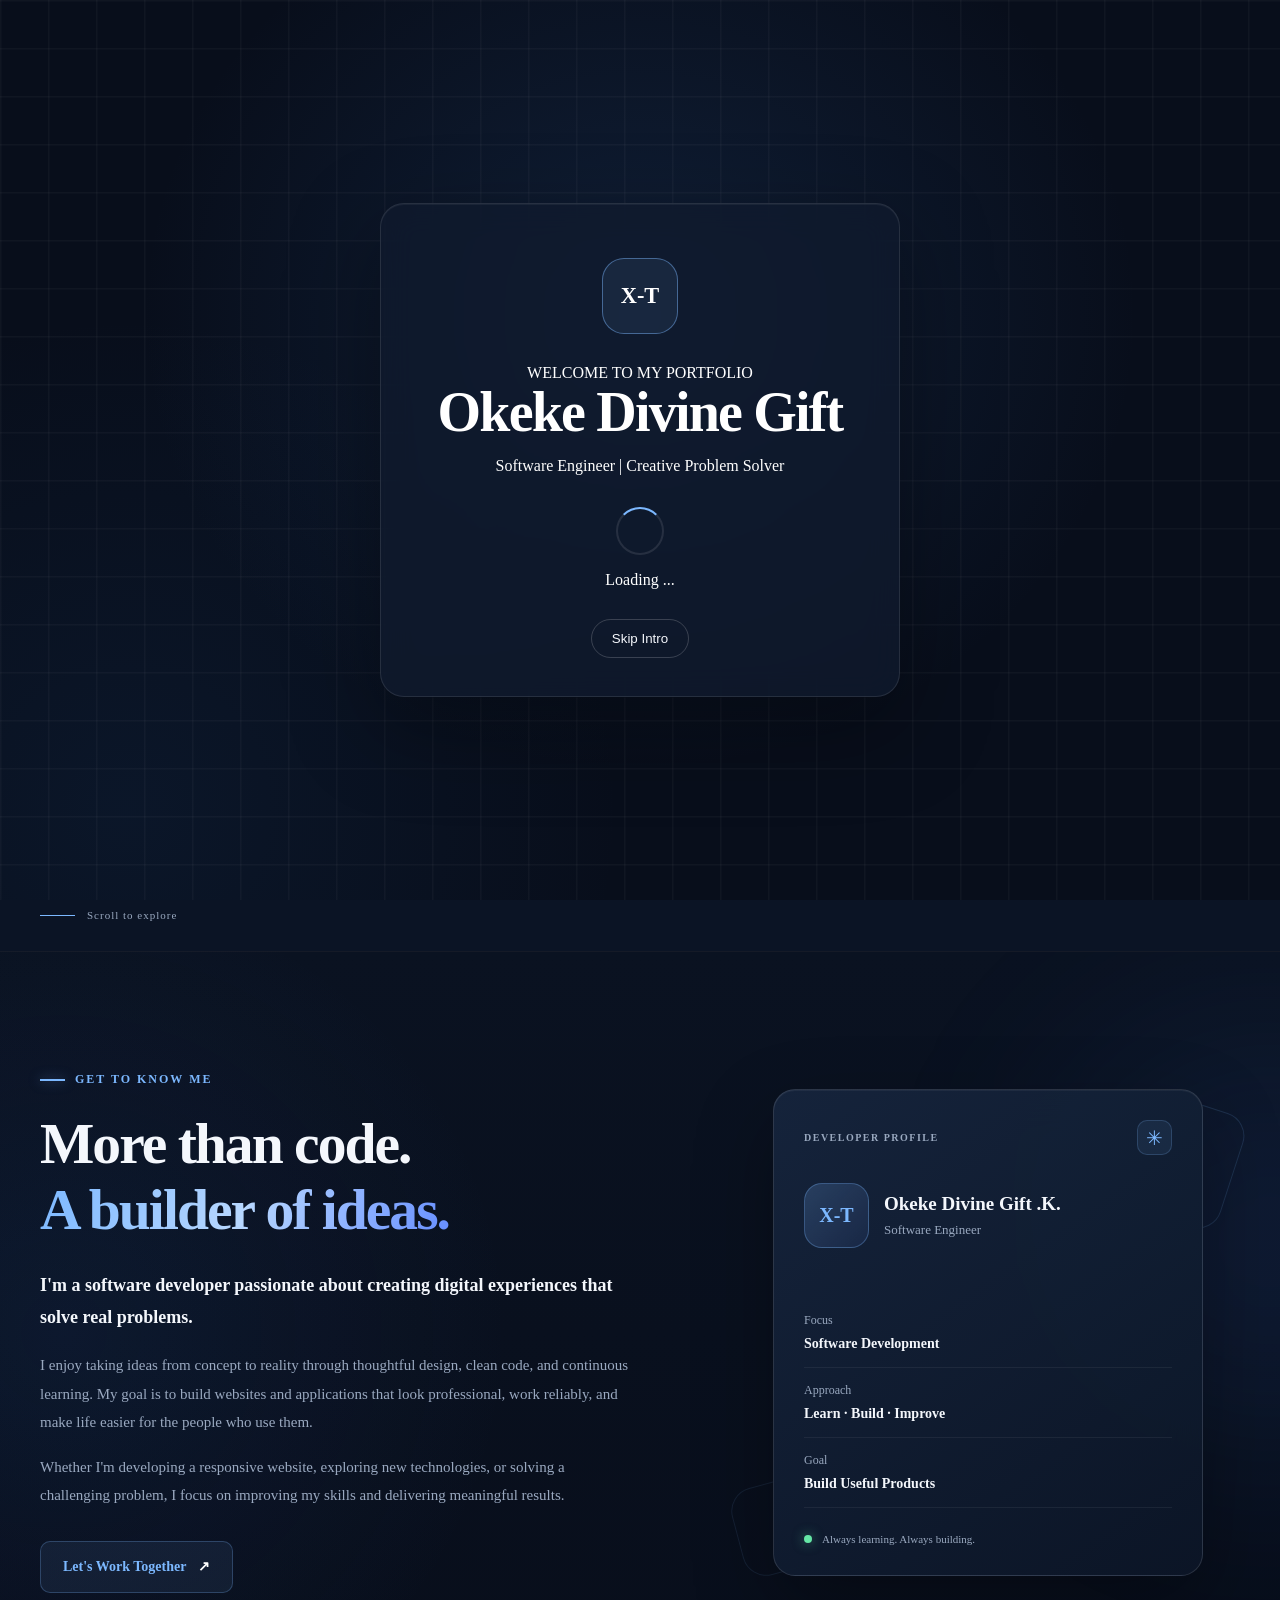
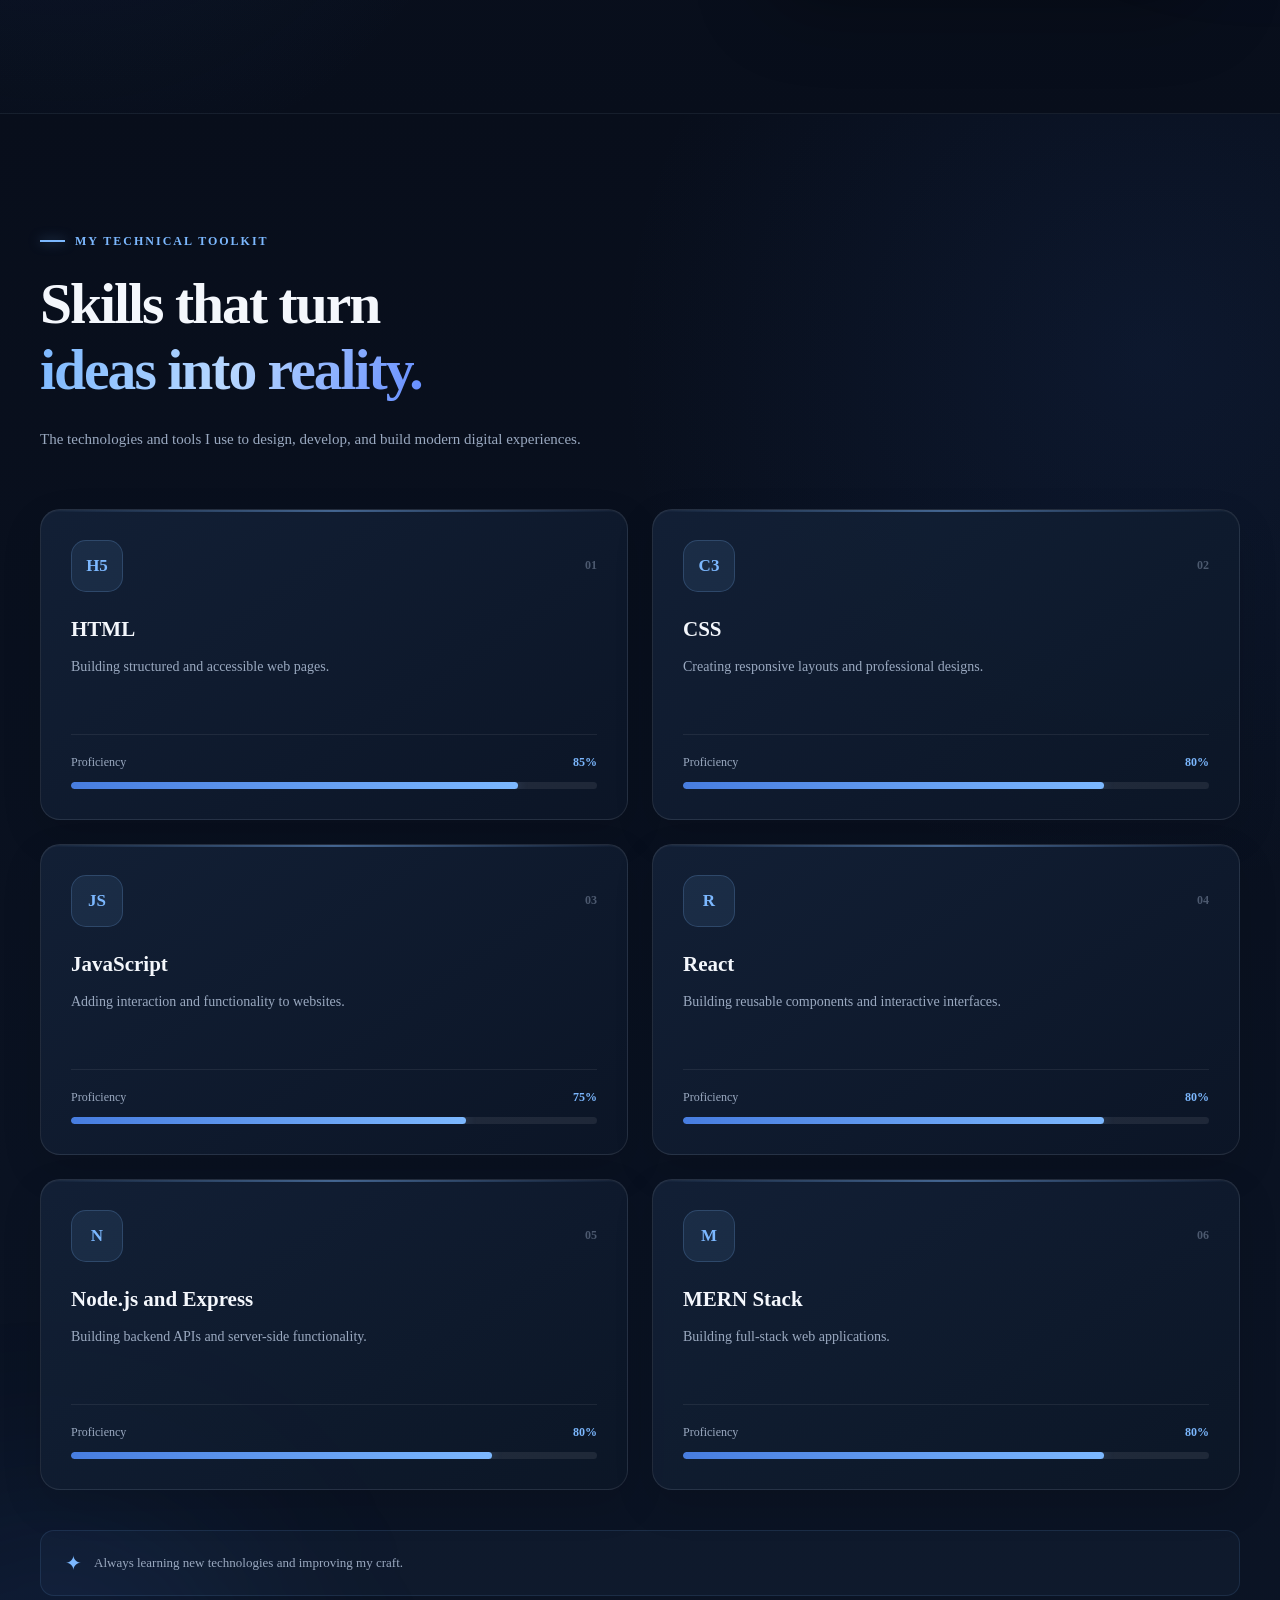
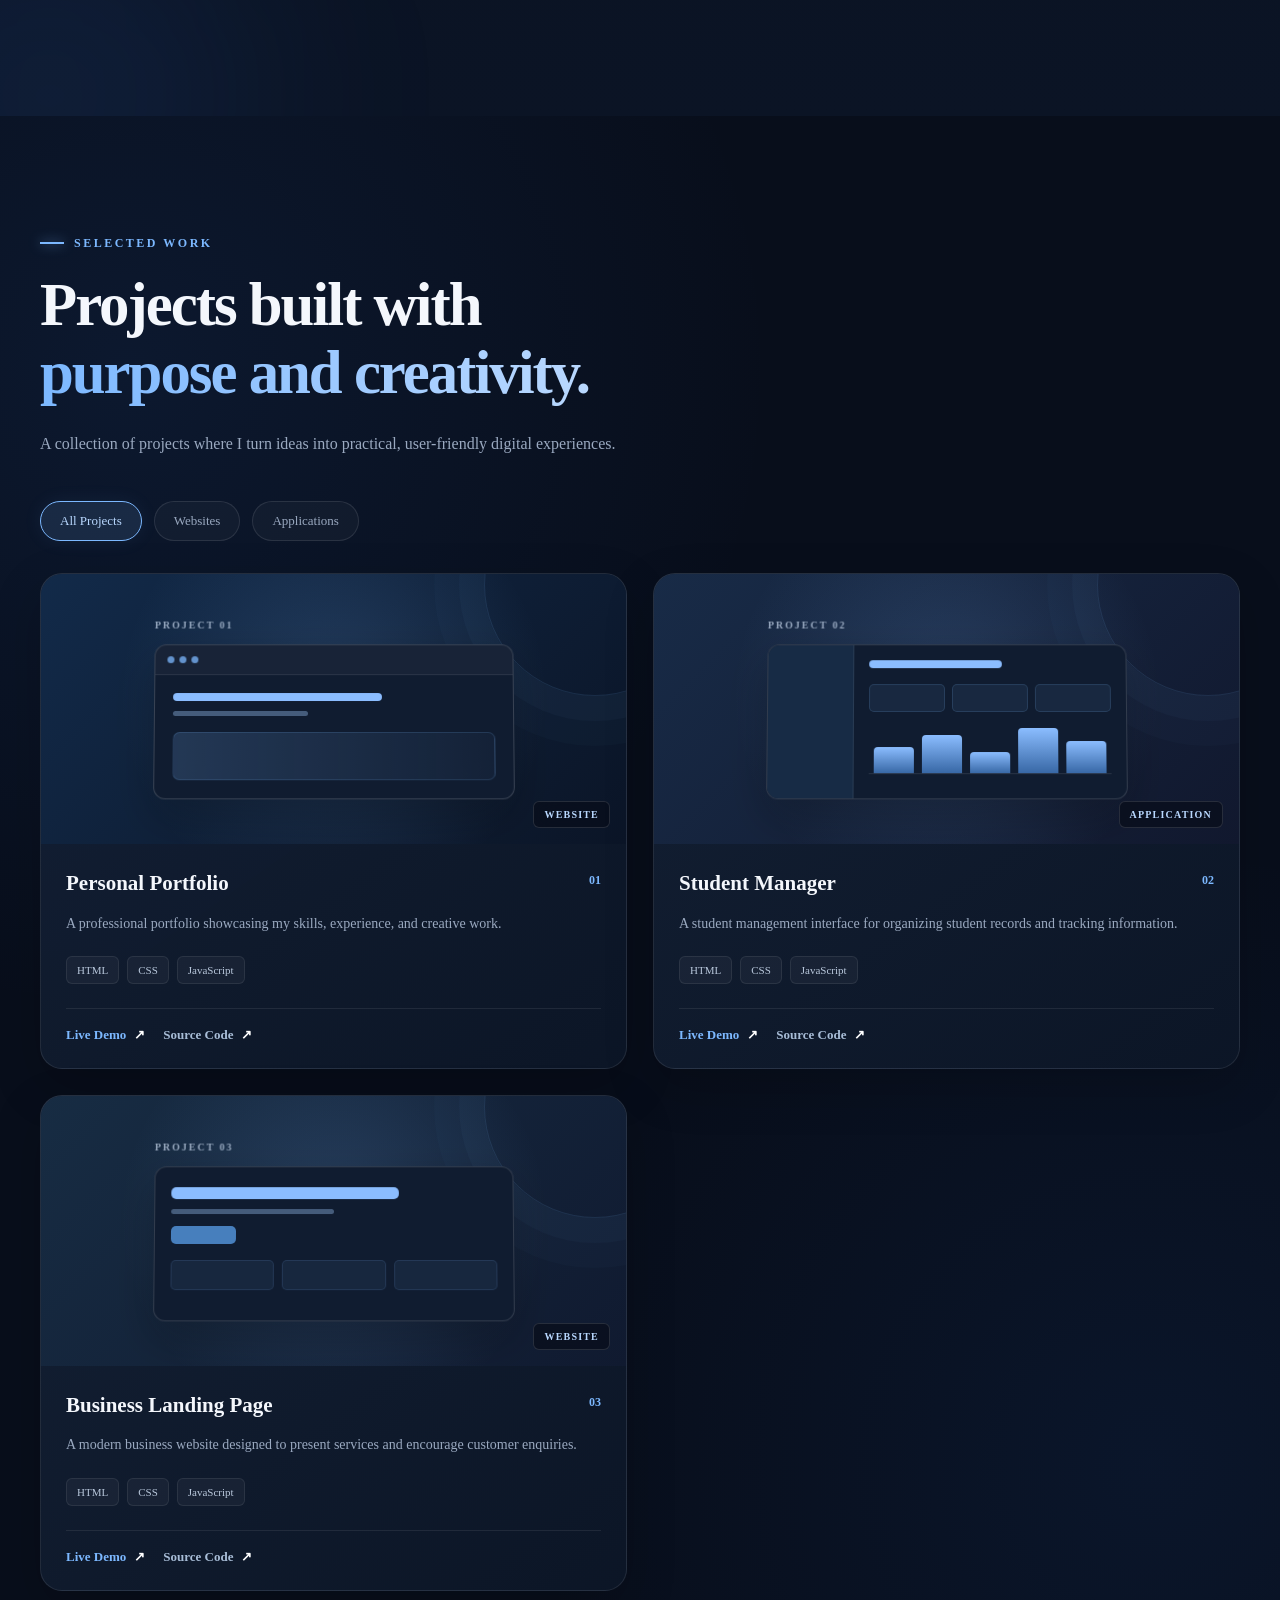
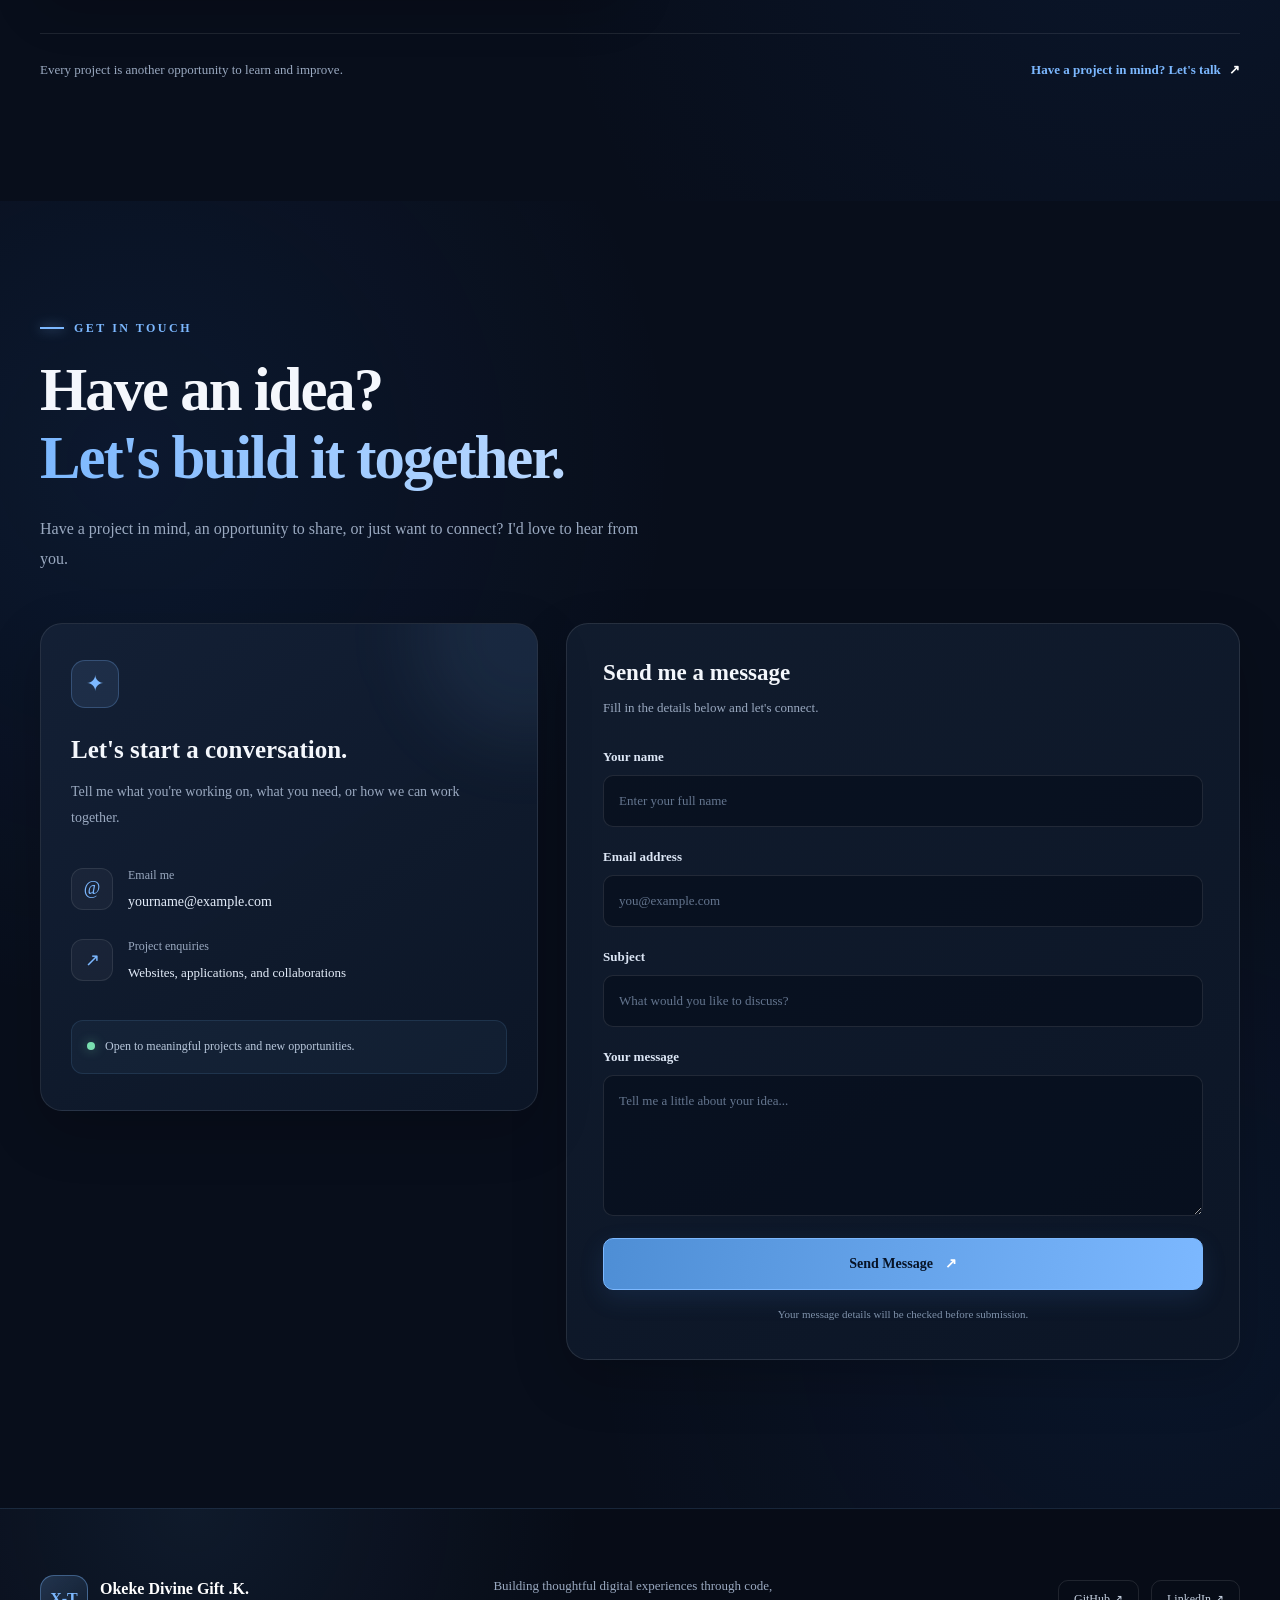
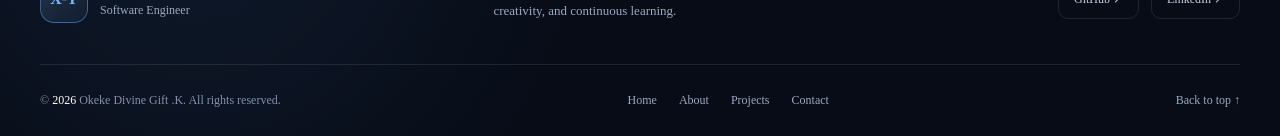
<file: Professional-Design/Portfolio-Website/index.html>
<!DOCTYPE html>
<html lang="en">
<head>
    <meta charset="UTF-8">
    <meta name="viewport" content="width=device-width, initial-scale=1.0">
    <meta name="theme-color" content="#080E1B">
    <meta name="description" content="The portfolio of Okeke Divine Gift Kosisochukwu, Software Engineer and creative problem solver.">
    <title>Okeke Divine Gift | Software Engineer</title>
    <link rel="stylesheet" href="style.css">
</head>
<body>

    <!-- FEATURE 0: INTRO SCREEN -->
    <div class="intro-screen" id="intro-screen">
        <div class="intro-content">
            <div class="intro-logo">X-T</div>

            <p class="intro-label">WELCOME TO MY PORTFOLIO</p>

            <h1>Okeke Divine Gift</h1>

            <p class="intro-description">
                Software Engineer | Creative Problem Solver
            </p>

            <div class="intro-loader" role="status" aria-label="Loading portfolio">
                <span></span>
            </div>

            <p class="intro-loading-text">Loading ...</p>

            <button class="intro-skip" id="intro-skip" type="button">
                Skip Intro
            </button>
        </div>
    </div>

    <!-- FEATURE 1: PROFESSIONAL NAVIGATION -->
    <header class="site-header">
        <nav class="navbar" aria-label="Main navigation">

            <a href="#home" class="nav-logo">
                <span class="nav-logo-mark">X-T</span>

                <span class="nav-logo-text">
                    <strong>Okeke Divine Gift .K.</strong>
                    <small>Software Engineer</small>
                </span>
            </a>

            <button
                class="nav-toggle"
                id="nav-toggle"
                type="button"
                aria-label="Open navigation menu"
                aria-expanded="false"
                aria-controls="nav-links"
            >
                <span></span>
                <span></span>
                <span></span>
            </button>

            <div class="nav-links" id="nav-links">
                <a href="#home" class="nav-link active">Home</a>
                <a href="#about" class="nav-link">About</a>
                <a href="#skills" class="nav-link">Skills</a>
                <a href="#projects" class="nav-link">Projects</a>
                <a href="#contact" class="nav-link">Contact</a>

                <a href="#contact" class="nav-cta">
                    Let's Talk <span aria-hidden="true">↗</span>
                </a>
            </div>
        </nav>
    </header>

    <main>

        <!-- FEATURE 2: HERO SECTION -->
        <section class="hero" id="home">

            <div class="hero-content">

                <p class="hero-label">
                    <span class="hero-status"></span>
                    AVAILABLE FOR OPPORTUNITIES
                </p>

                <h1>
                    Hi, I'm
                    <span class="hero-name">Okeke Divine Gift Kosisochukwu</span>.
                    <br>
                    I build
                    <span class="hero-highlight">digital experiences.</span>
                </h1>

                <p class="hero-description">
                    I'm a software developer who builds modern, responsive
                    and user-friendly websites. I enjoy turning ideas into
                    useful digital products through clean code and creative design.
                </p>

                <div class="hero-buttons">
                    <a href="#projects" class="hero-button hero-button-primary">
                        Explore My Work <span aria-hidden="true">↗</span>
                    </a>

                    <a href="#contact" class="hero-button hero-button-secondary">
                        Contact Me
                    </a>
                </div>

                <div class="hero-details">
                    <div class="hero-detail">
                        <strong>01.</strong>
                        <span>Creative Thinking</span>
                    </div>

                    <div class="hero-detail">
                        <strong>02.</strong>
                        <span>Clean Development</span>
                    </div>

                    <div class="hero-detail">
                        <strong>03.</strong>
                        <span>Responsive Design</span>
                    </div>
                </div>

            </div>

            <div class="hero-visual">
                <div class="hero-glow"></div>

                <div class="hero-card">
                    <div class="hero-card-top">
                        <div class="hero-avatar">X-T</div>

                        <div>
                            <h2>Okeke Divine Gift .K.</h2>
                            <p>Software Engineer</p>
                        </div>

                        <span class="hero-card-dot"></span>
                    </div>

                    <div class="hero-code">
                        <p><span class="code-purple">const</span> developer = {</p>

                        <p class="code-indent">
                            name: <span class="code-green">"Okeke Divine Gift"</span>,
                        </p>

                        <p class="code-indent">
                            role: <span class="code-green">"Software Engineer"</span>,
                        </p>

                        <p class="code-indent">
                            creative: <span class="code-orange">true</span>,
                        </p>

                        <p class="code-indent">
                            readyToBuild: <span class="code-orange">true</span>
                        </p>

                        <p>};</p>
                    </div>

                    <div class="hero-card-bottom">
                        <span class="hero-card-indicator"></span>
                        <span>Turning ideas into reality</span>
                    </div>
                </div>

                <div class="hero-floating-tag hero-tag-top">
                    <span>✦</span> Creative
                </div>

                <div class="hero-floating-tag hero-tag-bottom">
                    <span>⌘</span> Engineer
                </div>
            </div>

            <a href="#about" class="hero-scroll">
                <span class="hero-scroll-line"></span>
                Scroll to explore
            </a>

            <div class="hero-message" id="hero-message" role="status" aria-live="polite">
                Welcome! Thanks for visiting my portfolio.
            </div>

        </section>

        <!-- FEATURE 3: ABOUT SECTION -->
        <section class="about-section reveal" id="about">

            <div class="about-container">

                <div class="about-content">

                    <p class="about-eyebrow">
                        <span></span>
                        GET TO KNOW ME
                    </p>

                    <h2 class="about-heading">
                        More than code.
                        <br>
                        <span>A builder of ideas.</span>
                    </h2>

                    <p class="about-intro">
                        I'm a software developer passionate about creating
                        digital experiences that solve real problems.
                    </p>

                    <p class="about-description">
                        I enjoy taking ideas from concept to reality through
                        thoughtful design, clean code, and continuous learning.
                        My goal is to build websites and applications that
                        look professional, work reliably, and make life easier
                        for the people who use them.
                    </p>

                    <p class="about-description">
                        Whether I'm developing a responsive website, exploring
                        new technologies, or solving a challenging problem,
                        I focus on improving my skills and delivering meaningful
                        results.
                    </p>

                    <a href="#contact" class="about-button">
                        Let's Work Together <span aria-hidden="true">↗</span>
                    </a>

                </div>

                <div class="about-visual">

                    <div class="about-card">

                        <div class="about-card-header">
                            <span class="about-card-label">DEVELOPER PROFILE</span>
                            <span class="about-card-symbol">✳</span>
                        </div>

                        <div class="about-profile">
                            <div class="about-profile-avatar">X-T</div>

                            <div>
                                <h3>Okeke Divine Gift .K.</h3>
                                <p>Software Engineer</p>
                            </div>
                        </div>

                        <div class="about-card-divider"></div>

                        <div class="about-fact">
                            <span>Focus</span>
                            <strong>Software Development</strong>
                        </div>

                        <div class="about-fact">
                            <span>Approach</span>
                            <strong>Learn · Build · Improve</strong>
                        </div>

                        <div class="about-fact">
                            <span>Goal</span>
                            <strong>Build Useful Products</strong>
                        </div>

                        <div class="about-card-footer">
                            <span class="about-footer-dot"></span>
                            Always learning. Always building.
                        </div>

                    </div>

                    <div class="about-decoration about-decoration-one"></div>
                    <div class="about-decoration about-decoration-two"></div>

                </div>

            </div>
        </section>

        <!-- FEATURE 4: SKILLS SECTION -->
        <section class="skills-section reveal" id="skills">

            <div class="skills-container">

                <div class="skills-heading">

                    <p class="skills-eyebrow">
                        <span></span>
                        MY TECHNICAL TOOLKIT
                    </p>

                    <h2>
                        Skills that turn
                        <br>
                        <span>ideas into reality.</span>
                    </h2>

                    <p class="skills-intro">
                        The technologies and tools I use to design,
                        develop, and build modern digital experiences.
                    </p>

                </div>

                <div class="skills-grid">

                    <!-- SKILL 1 -->
                    <article class="skill-card reveal">
                        <div class="skill-card-top">
                            <div class="skill-icon">H5</div>
                            <span class="skill-number">01</span>
                        </div>

                        <h3>HTML</h3>

                        <p class="skill-description">
                            Building structured and accessible web pages.
                        </p>

                        <div class="skill-level">
                            <div class="skill-level-label">
                                <span>Proficiency</span>
                                <span>85%</span>
                            </div>

                            <div
                                class="skill-track"
                                role="progressbar"
                                aria-label="HTML proficiency"
                                aria-valuemin="0"
                                aria-valuemax="100"
                                aria-valuenow="85"
                            >
                                <div class="skill-progress" style="--skill-width: 85%"></div>
                            </div>
                        </div>
                    </article>

                    <!-- SKILL 2 -->
                    <article class="skill-card reveal">
                        <div class="skill-card-top">
                            <div class="skill-icon">C3</div>
                            <span class="skill-number">02</span>
                        </div>

                        <h3>CSS</h3>

                        <p class="skill-description">
                            Creating responsive layouts and professional designs.
                        </p>

                        <div class="skill-level">
                            <div class="skill-level-label">
                                <span>Proficiency</span>
                                <span>80%</span>
                            </div>

                            <div
                                class="skill-track"
                                role="progressbar"
                                aria-label="CSS proficiency"
                                aria-valuemin="0"
                                aria-valuemax="100"
                                aria-valuenow="80"
                            >
                                <div class="skill-progress" style="--skill-width: 80%"></div>
                            </div>
                        </div>
                    </article>

                    <!-- SKILL 3 -->
                    <article class="skill-card reveal">
                        <div class="skill-card-top">
                            <div class="skill-icon">JS</div>
                            <span class="skill-number">03</span>
                        </div>

                        <h3>JavaScript</h3>

                        <p class="skill-description">
                            Adding interaction and functionality to websites.
                        </p>

                        <div class="skill-level">
                            <div class="skill-level-label">
                                <span>Proficiency</span>
                                <span>75%</span>
                            </div>

                            <div
                                class="skill-track"
                                role="progressbar"
                                aria-label="JavaScript proficiency"
                                aria-valuemin="0"
                                aria-valuemax="100"
                                aria-valuenow="75"
                            >
                                <div class="skill-progress" style="--skill-width: 75%"></div>
                            </div>
                        </div>
                    </article>

                    <!-- SKILL 4 -->
                    <article class="skill-card reveal">
                        <div class="skill-card-top">
                            <div class="skill-icon">R</div>
                            <span class="skill-number">04</span>
                        </div>

                        <h3>React</h3>

                        <p class="skill-description">
                            Building reusable components and interactive interfaces.
                        </p>

                        <div class="skill-level">
                            <div class="skill-level-label">
                                <span>Proficiency</span>
                                <span>80%</span>
                            </div>

                            <div
                                class="skill-track"
                                role="progressbar"
                                aria-label="React proficiency"
                                aria-valuemin="0"
                                aria-valuemax="100"
                                aria-valuenow="80"
                            >
                                <div class="skill-progress" style="--skill-width: 80%"></div>
                            </div>
                        </div>
                    </article>

                    <!-- SKILL 5 -->
                    <article class="skill-card reveal">
                        <div class="skill-card-top">
                            <div class="skill-icon">N</div>
                            <span class="skill-number">05</span>
                        </div>

                        <h3>Node.js and Express</h3>

                        <p class="skill-description">
                            Building backend APIs and server-side functionality.
                        </p>

                        <div class="skill-level">
                            <div class="skill-level-label">
                                <span>Proficiency</span>
                                <span>80%</span>
                            </div>

                            <div
                                class="skill-track"
                                role="progressbar"
                                aria-label="Backend proficiency"
                                aria-valuemin="0"
                                aria-valuemax="100"
                                aria-valuenow="80"
                            >
                                <div class="skill-progress" style="--skill-width: 80%"></div>
                            </div>
                        </div>
                    </article>

                    <!-- SKILL 6 -->
                    <article class="skill-card reveal">
                        <div class="skill-card-top">
                            <div class="skill-icon">M</div>
                            <span class="skill-number">06</span>
                        </div>

                        <h3>MERN Stack</h3>

                        <p class="skill-description">
                            Building full-stack web applications.
                        </p>

                        <div class="skill-level">
                            <div class="skill-level-label">
                                <span>Proficiency</span>
                                <span>80%</span>
                            </div>

                            <div
                                class="skill-track"
                                role="progressbar"
                                aria-label="MERN stack proficiency"
                                aria-valuemin="0"
                                aria-valuemax="100"
                                aria-valuenow="80"
                            >
                                <div class="skill-progress" style="--skill-width: 80%"></div>
                            </div>
                        </div>
                    </article>

                </div>

                <div class="skills-footer">
                    <span class="skills-footer-symbol">✦</span>
                    <p>Always learning new technologies and improving my craft.</p>
                </div>

            </div>
        </section>

        <!-- FEATURE 5: PROJECTS SECTION -->
        <section class="projects-section reveal" id="projects">

            <div class="projects-container">

                <div class="projects-heading">
                    <p class="projects-eyebrow">
                        <span></span>
                        SELECTED WORK
                    </p>

                    <h2>
                        Projects built with
                        <br>
                        <span>purpose and creativity.</span>
                    </h2>

                    <p class="projects-intro">
                        A collection of projects where I turn ideas into
                        practical, user-friendly digital experiences.
                    </p>
                </div>

                <div class="projects-filters" aria-label="Filter projects">
                    <button
                        id="all-projects"
                        class="project-filter active"
                        type="button"
                        data-filter="all"
                        aria-pressed="true"
                    >
                        All Projects
                    </button>

                    <button
                        id="website-projects"
                        class="project-filter"
                        type="button"
                        data-filter="website"
                        aria-pressed="false"
                    >
                        Websites
                    </button>

                    <button
                        id="application-projects"
                        class="project-filter"
                        type="button"
                        data-filter="application"
                        aria-pressed="false"
                    >
                        Applications
                    </button>
                </div>

                <div class="projects-grid">

                    <!-- PROJECT 1 -->
                    <article class="project-card reveal" data-category="website">
                        <div class="project-image project-image-one">

                            <div class="project-preview">
                                <span class="preview-label">PROJECT 01</span>

                                <div class="preview-window">
                                    <div class="preview-window-top">
                                        <span></span>
                                        <span></span>
                                        <span></span>
                                    </div>

                                    <div class="preview-content">
                                        <div class="preview-line"></div>
                                        <div class="preview-line short"></div>
                                        <div class="preview-block"></div>
                                    </div>
                                </div>
                            </div>

                            <span class="project-type">WEBSITE</span>
                        </div>

                        <div class="project-info">
                            <div class="project-title-row">
                                <h3>Personal Portfolio</h3>
                                <span class="project-number">01</span>
                            </div>

                            <p>
                                A professional portfolio showcasing my skills,
                                experience, and creative work.
                            </p>

                            <div class="project-technologies">
                                <span>HTML</span>
                                <span>CSS</span>
                                <span>JavaScript</span>
                            </div>

                            <div class="project-actions">
                                <a href="#" class="project-link project-demo">
                                    Live Demo <span aria-hidden="true">↗</span>
                                </a>

                                <a href="#" class="project-link project-source">
                                    Source Code <span aria-hidden="true">↗</span>
                                </a>
                            </div>
                        </div>
                    </article>

                    <!-- PROJECT 2 -->
                    <article class="project-card reveal" data-category="application">
                        <div class="project-image project-image-two">

                            <div class="project-preview">
                                <span class="preview-label">PROJECT 02</span>

                                <div class="preview-dashboard">
                                    <div class="preview-dashboard-sidebar"></div>

                                    <div class="preview-dashboard-content">
                                        <div class="preview-dashboard-heading"></div>

                                        <div class="preview-stat-row">
                                            <span></span>
                                            <span></span>
                                            <span></span>
                                        </div>

                                        <div class="preview-chart">
                                            <i></i>
                                            <i></i>
                                            <i></i>
                                            <i></i>
                                            <i></i>
                                        </div>
                                    </div>
                                </div>
                            </div>

                            <span class="project-type">APPLICATION</span>
                        </div>

                        <div class="project-info">
                            <div class="project-title-row">
                                <h3>Student Manager</h3>
                                <span class="project-number">02</span>
                            </div>

                            <p>
                                A student management interface for organizing
                                student records and tracking information.
                            </p>

                            <div class="project-technologies">
                                <span>HTML</span>
                                <span>CSS</span>
                                <span>JavaScript</span>
                            </div>

                            <div class="project-actions">
                                <a href="#" class="project-link project-demo">
                                    Live Demo <span aria-hidden="true">↗</span>
                                </a>

                                <a href="#" class="project-link project-source">
                                    Source Code <span aria-hidden="true">↗</span>
                                </a>
                            </div>
                        </div>
                    </article>

                    <!-- PROJECT 3 -->
                    <article class="project-card reveal" data-category="website">
                        <div class="project-image project-image-three">

                            <div class="project-preview">
                                <span class="preview-label">PROJECT 03</span>

                                <div class="preview-landing">
                                    <div class="preview-landing-heading"></div>
                                    <div class="preview-landing-text"></div>
                                    <div class="preview-landing-button"></div>

                                    <div class="preview-landing-cards">
                                        <span></span>
                                        <span></span>
                                        <span></span>
                                    </div>
                                </div>
                            </div>

                            <span class="project-type">WEBSITE</span>
                        </div>

                        <div class="project-info">
                            <div class="project-title-row">
                                <h3>Business Landing Page</h3>
                                <span class="project-number">03</span>
                            </div>

                            <p>
                                A modern business website designed to present
                                services and encourage customer enquiries.
                            </p>

                            <div class="project-technologies">
                                <span>HTML</span>
                                <span>CSS</span>
                                <span>JavaScript</span>
                            </div>

                            <div class="project-actions">
                                <a href="#" class="project-link project-demo">
                                    Live Demo <span aria-hidden="true">↗</span>
                                </a>

                                <a href="#" class="project-link project-source">
                                    Source Code <span aria-hidden="true">↗</span>
                                </a>
                            </div>
                        </div>
                    </article>

                </div>

                <div class="projects-footer">
                    <p>Every project is another opportunity to learn and improve.</p>

                    <a href="#contact">
                        Have a project in mind? Let's talk
                        <span aria-hidden="true">↗</span>
                    </a>
                </div>

            </div>
        </section>

        <!-- FEATURE 6: CONTACT SECTION -->
        <section class="contact-section reveal" id="contact">

            <div class="contact-container">

                <div class="contact-heading">
                    <p class="contact-eyebrow">
                        <span></span>
                        GET IN TOUCH
                    </p>

                    <h2>
                        Have an idea?
                        <br>
                        <span>Let's build it together.</span>
                    </h2>

                    <p class="contact-intro">
                        Have a project in mind, an opportunity to share, or
                        just want to connect? I'd love to hear from you.
                    </p>
                </div>

                <div class="contact-grid">

                    <!-- CONTACT INFORMATION -->
                    <div class="contact-information">

                        <div class="contact-information-header">
                            <span class="contact-icon">✦</span>

                            <h3>Let's start a conversation.</h3>

                            <p>
                                Tell me what you're working on, what you need,
                                or how we can work together.
                            </p>
                        </div>

                        <div class="contact-method">
                            <div class="contact-method-icon" aria-hidden="true">@</div>

                            <div>
                                <span>Email me</span>
                                <a href="mailto:yourname@example.com">
                                    yourname@example.com
                                </a>
                            </div>
                        </div>

                        <div class="contact-method">
                            <div class="contact-method-icon" aria-hidden="true">↗</div>

                            <div>
                                <span>Project enquiries</span>
                                <p>Websites, applications, and collaborations</p>
                            </div>
                        </div>

                        <div class="contact-note">
                            <span class="contact-note-dot"></span>
                            <p>Open to meaningful projects and new opportunities.</p>
                        </div>

                    </div>

                    <!-- CONTACT FORM -->
                    <form class="contact-form" id="contact-form">

                        <div class="contact-form-heading">
                            <h3>Send me a message</h3>
                            <p>Fill in the details below and let's connect.</p>
                        </div>

                        <div class="contact-field">
                            <label for="contact-name">Your name</label>

                            <input
                                type="text"
                                id="contact-name"
                                name="name"
                                placeholder="Enter your full name"
                                autocomplete="name"
                                required
                            >
                        </div>

                        <div class="contact-field">
                            <label for="contact-email">Email address</label>

                            <input
                                type="email"
                                id="contact-email"
                                name="email"
                                placeholder="you@example.com"
                                autocomplete="email"
                                required
                            >
                        </div>

                        <div class="contact-field">
                            <label for="contact-subject">Subject</label>

                            <input
                                type="text"
                                id="contact-subject"
                                name="subject"
                                placeholder="What would you like to discuss?"
                                required
                            >
                        </div>

                        <div class="contact-field">
                            <label for="contact-message">Your message</label>

                            <textarea
                                id="contact-message"
                                name="message"
                                rows="5"
                                placeholder="Tell me a little about your idea..."
                                required
                            ></textarea>
                        </div>

                        <button class="contact-submit" type="submit">
                            Send Message <span aria-hidden="true">↗</span>
                        </button>

                        <p class="contact-form-note">
                            Your message details will be checked before submission.
                        </p>

                    </form>

                    <p
                        class="contact-feedback"
                        id="contact-feedback"
                        role="status"
                        aria-live="polite"
                    ></p>

                </div>
            </div>
        </section>

    </main>

    <!-- FEATURE 7: PROFESSIONAL FOOTER -->
    <footer class="site-footer">

        <div class="footer-container">

            <div class="footer-top">

                <a href="#home" class="footer-brand">
                    <span class="footer-logo">X-T</span>

                    <span class="footer-brand-text">
                        <strong>Okeke Divine Gift .K.</strong>
                        <small>Software Engineer</small>
                    </span>
                </a>

                <p class="footer-description">
                    Building thoughtful digital experiences
                    through code, creativity, and continuous learning.
                </p>

                <div class="footer-socials">
                    <a
                        href="https://github.com/"
                        target="_blank"
                        rel="noopener noreferrer"
                        aria-label="GitHub"
                    >
                        GitHub ↗
                    </a>

                    <a
                        href="https://www.linkedin.com/"
                        target="_blank"
                        rel="noopener noreferrer"
                        aria-label="LinkedIn"
                    >
                        LinkedIn ↗
                    </a>
                </div>

            </div>

            <div class="footer-divider"></div>

            <div class="footer-bottom">

                <p>
                    © <span id="footer-year">2026</span>
                    Okeke Divine Gift .K. All rights reserved.
                </p>

                <div class="footer-links">
                    <a href="#home">Home</a>
                    <a href="#about">About</a>
                    <a href="#projects">Projects</a>
                    <a href="#contact">Contact</a>
                </div>

                <a href="#home" class="back-to-top">Back to top ↑</a>

            </div>

        </div>
    </footer>

    <!-- FEATURE 8: SCROLL TO TOP BUTTON -->
    <button
        class="scroll-top-button"
        id="scroll-top-button"
        type="button"
        aria-label="Scroll back to top"
    >
        ↑
    </button>

    <script src="script.js"></script>
</body>
</html>
</file>
<file: NovaTech-Solutions/style.css>
@import url("https://fonts.googleapis.com/css2?family=DM+Sans:wght@400;500;600;700&family=Space+Grotesk:wght@500;600;700&display=swap");

:root {
    --bg: #10110f;
    --surface: #171814;
    --surface-light: #1d1f1a;
    --text: #f2f0e8;
    --muted: #96988d;
    --line: #2b2d27;
    --accent: #e7ff4f;
    --accent-dark: #b9d329;
    --max-width: 1200px;
}

* {
    margin: 0;
    padding: 0;
    box-sizing: border-box;
}

html {
    scroll-behavior: smooth;
    scroll-padding-top: 100px;
}

body {
    font-family: "DM Sans", sans-serif;
    background: var(--bg);
    color: var(--text);
    line-height: 1.6;
    overflow-x: hidden;
}

a {
    color: inherit;
    text-decoration: none;
}

img {
    display: block;
    width: 100%;
}

section {
    width: min(var(--max-width), 90%);
    margin: auto;
}

/* Navbar */

header {
    position: fixed;
    top: 0;
    left: 0;
    width: 100%;
    background: rgba(16, 17, 15, 0.96);
    border-bottom: 1px solid var(--line);
    z-index: 1000;
}

nav {
    width: min(var(--max-width), 90%);
    height: 76px;
    margin: auto;
    display: flex;
    align-items: center;
    justify-content: space-between;
}

.logo {
    font-family: "Space Grotesk", sans-serif;
    font-size: 1.45rem;
    font-weight: 700;
    letter-spacing: -0.05em;
}

.logo::after {
    content: " /";
    color: var(--accent);
}

.nav-links {
    display: flex;
    align-items: center;
    gap: 34px;
    list-style: none;
}

.nav-links a {
    color: #b5b6ad;
    font-size: 0.86rem;
    font-weight: 500;
    transition: color 0.2s ease;
}

.nav-links a:hover {
    color: var(--accent);
}

/* Hero */

.hero {
    min-height: 100vh;
    padding-top: 150px;
    padding-bottom: 100px;
    display: grid;
    grid-template-columns: 1.35fr 0.65fr;
    gap: 60px;
    align-items: end;
}

.hero-content {
    max-width: 850px;
}

.hero-label {
    display: inline-flex;
    align-items: center;
    gap: 10px;
    margin-bottom: 28px;
    color: var(--accent);
    font-size: 0.72rem;
    font-weight: 700;
    letter-spacing: 0.14em;
    text-transform: uppercase;
}

.hero-label::before {
    content: "";
    width: 9px;
    height: 9px;
    background: var(--accent);
    border-radius: 50%;
}

.hero h1 {
    font-family: "Space Grotesk", sans-serif;
    font-size: clamp(4rem, 8.5vw, 8.4rem);
    line-height: 0.86;
    letter-spacing: -0.085em;
    font-weight: 700;
    max-width: 900px;
}

.hero-content > p:not(.hero-label) {
    max-width: 620px;
    margin-top: 35px;
    color: var(--muted);
    font-size: 1rem;
}

.hero-buttons {
    display: flex;
    gap: 12px;
    margin-top: 35px;
    flex-wrap: wrap;
}

.hero-buttons a {
    display: inline-flex;
    align-items: center;
    justify-content: center;
    min-height: 48px;
    padding: 0 22px;
    border: 1px solid var(--line);
    font-size: 0.82rem;
    font-weight: 700;
    transition:
        transform 0.2s ease,
        background 0.2s ease,
        border-color 0.2s ease;
}

.hero-buttons a:first-child {
    background: var(--accent);
    color: #11120e;
    border-color: var(--accent);
}

.hero-buttons a:last-child {
    background: transparent;
}

.hero-buttons a:hover {
    transform: translateY(-3px);
}

.hero-buttons a:last-child:hover {
    border-color: var(--accent);
    color: var(--accent);
}

/* Hero visual */

.hero-visual {
    display: flex;
    justify-content: flex-end;
}

.hero-card {
    width: 100%;
    max-width: 300px;
    min-height: 340px;
    padding: 30px;
    display: flex;
    flex-direction: column;
    justify-content: flex-end;
    background: var(--accent);
    color: #10110f;
    position: relative;
    overflow: hidden;
}

.hero-card::before {
    content: "N";
    position: absolute;
    top: -55px;
    right: -25px;
    font-family: "Space Grotesk", sans-serif;
    font-size: 17rem;
    font-weight: 700;
    line-height: 1;
    opacity: 0.08;
}

.hero-icon {
    position: absolute;
    top: 28px;
    left: 28px;
    width: 48px;
    height: 48px;
    display: grid;
    place-items: center;
    border: 1px solid rgba(16, 17, 15, 0.25);
    font-family: "Space Grotesk", sans-serif;
    font-weight: 700;
}

.hero-card h3 {
    position: relative;
    font-family: "Space Grotesk", sans-serif;
    font-size: 1.9rem;
    line-height: 1.05;
    letter-spacing: -0.04em;
}

.hero-card p {
    position: relative;
    margin-top: 14px;
    font-size: 0.82rem;
    line-height: 1.6;
}

/* Sections */

.services,
.about,
.testimonials,
.contact {
    padding-top: 130px;
    padding-bottom: 110px;
}

.section-heading {
    max-width: 700px;
    margin-bottom: 55px;
}

.section-heading p,
.section-label {
    margin-bottom: 12px;
    color: var(--accent);
    font-size: 0.72rem;
    font-weight: 700;
    letter-spacing: 0.15em;
    text-transform: uppercase;
}

.section-heading h2 {
    font-family: "Space Grotesk", sans-serif;
    font-size: clamp(2.4rem, 5vw, 4.5rem);
    line-height: 0.98;
    letter-spacing: -0.07em;
}

/* Services */

.services-container {
    display: grid;
    grid-template-columns: repeat(4, 1fr);
    border-top: 1px solid var(--line);
    border-left: 1px solid var(--line);
}

.service-card {
    min-height: 340px;
    padding: 30px;
    display: flex;
    flex-direction: column;
    border-right: 1px solid var(--line);
    border-bottom: 1px solid var(--line);
    background: var(--bg);
    transition:
        background 0.25s ease,
        transform 0.25s ease;
}

.service-card:hover {
    background: var(--surface);
    transform: translateY(-5px);
}

.service-icon {
    width: 52px;
    height: 52px;
    display: grid;
    place-items: center;
    margin-bottom: auto;
    border: 1px solid var(--line);
    color: var(--accent);
    font-family: "Space Grotesk", sans-serif;
    font-size: 0.75rem;
    font-weight: 700;
    transition:
        background 0.2s ease,
        color 0.2s ease;
}

.service-card:hover .service-icon {
    background: var(--accent);
    color: #11120e;
}

.service-card h3 {
    margin-bottom: 14px;
    font-family: "Space Grotesk", sans-serif;
    font-size: 1.35rem;
    letter-spacing: -0.03em;
}

.service-card p {
    margin-bottom: 22px;
    color: var(--muted);
    font-size: 0.84rem;
}

.service-card a {
    color: var(--text);
    font-size: 0.76rem;
    font-weight: 700;
    transition: color 0.2s ease;
}

.service-card a:hover {
    color: var(--accent);
}

/* About */

.about {
    display: grid;
    grid-template-columns: 0.8fr 1.2fr;
    gap: 90px;
    align-items: center;
}

.about-visual {
    position: relative;
}

.about-image {
    min-height: 500px;
    display: flex;
    align-items: center;
    justify-content: center;
    background: linear-gradient(
        135deg,
        #20231c,
        #12130f
    );
    border: 1px solid var(--line);
    position: relative;
    overflow: hidden;
}

.about-image::before {
    content: "";
    position: absolute;
    width: 220px;
    height: 220px;
    border: 1px solid var(--accent);
    transform: rotate(45deg);
}

.about-image::after {
    content: "";
    position: absolute;
    width: 140px;
    height: 140px;
    border: 1px solid rgba(231, 255, 79, 0.35);
    transform: rotate(45deg);
}

.about-image div {
    position: relative;
    z-index: 2;
    font-family: "Space Grotesk", sans-serif;
    font-size: 0.75rem;
    font-weight: 700;
    letter-spacing: 0.2em;
    color: var(--accent);
}

.about-content h2 {
    max-width: 700px;
    font-family: "Space Grotesk", sans-serif;
    font-size: clamp(2.4rem, 5vw, 4.3rem);
    line-height: 0.98;
    letter-spacing: -0.07em;
}

.about-content > p:not(.section-label) {
    max-width: 680px;
    margin-top: 22px;
    color: var(--muted);
    font-size: 0.94rem;
}

.about-button {
    display: inline-flex;
    margin-top: 30px;
    padding: 13px 21px;
    border: 1px solid var(--line);
    font-size: 0.8rem;
    font-weight: 700;
    transition:
        background 0.2s ease,
        color 0.2s ease;
}

.about-button:hover {
    background: var(--accent);
    color: #10110f;
    border-color: var(--accent);
}

/* Testimonials */

.testimonials-container {
    display: grid;
    grid-template-columns: repeat(3, 1fr);
    gap: 18px;
}

.testimonial-card {
    padding: 30px;
    background: var(--surface);
    border: 1px solid var(--line);
    transition:
        transform 0.25s ease,
        border-color 0.25s ease;
}

.testimonial-card:hover {
    transform: translateY(-5px);
    border-color: #44473c;
}

.rating {
    margin-bottom: 25px;
    color: var(--accent);
    font-size: 0.82rem;
    letter-spacing: 0.15em;
}

.testimonial-card > p {
    min-height: 145px;
    color: #c1c3ba;
    font-size: 0.9rem;
    line-height: 1.7;
}

.customer {
    display: flex;
    align-items: center;
    gap: 13px;
    padding-top: 22px;
    border-top: 1px solid var(--line);
}

.customer-avatar {
    width: 42px;
    height: 42px;
    display: grid;
    place-items: center;
    background: var(--accent);
    color: #10110f;
    font-size: 0.68rem;
    font-weight: 700;
}

.customer h3 {
    font-size: 0.82rem;
}

.customer span {
    color: var(--muted);
    font-size: 0.7rem;
}

/* CTA */

.cta {
    width: 100%;
    max-width: none;
    padding: 110px 5%;
    background: var(--accent);
    color: #10110f;
}

.cta-content {
    width: min(var(--max-width), 100%);
    margin: auto;
}

.cta-content > p:first-child {
    margin-bottom: 18px;
    font-size: 0.72rem;
    font-weight: 700;
    letter-spacing: 0.15em;
    text-transform: uppercase;
}

.cta h2 {
    max-width: 800px;
    font-family: "Space Grotesk", sans-serif;
    font-size: clamp(2.8rem, 6vw, 5.5rem);
    line-height: 0.95;
    letter-spacing: -0.075em;
}

.cta-content > p:nth-of-type(2) {
    max-width: 550px;
    margin-top: 22px;
    font-size: 0.95rem;
}

.cta a {
    display: inline-flex;
    margin-top: 30px;
    padding: 14px 23px;
    background: #10110f;
    color: var(--text);
    font-size: 0.8rem;
    font-weight: 700;
    transition:
        transform 0.2s ease,
        background 0.2s ease;
}

.cta a:hover {
    transform: translateY(-3px);
    background: #252720;
}

/* Contact */

.contact-content {
    display: grid;
    grid-template-columns: 0.75fr 1.25fr;
    gap: 80px;
}

.contact-info {
    padding-right: 30px;
}

.contact-info h3 {
    font-family: "Space Grotesk", sans-serif;
    font-size: 2rem;
    line-height: 1.1;
}

.contact-info > p {
    margin-top: 18px;
    color: var(--muted);
    font-size: 0.9rem;
}

.contact-details {
    margin-top: 35px;
}

.contact-details p {
    padding: 16px 0;
    border-bottom: 1px solid var(--line);
    color: var(--muted);
    font-size: 0.82rem;
}

.contact-details strong {
    display: block;
    margin-bottom: 4px;
    color: var(--text);
    font-size: 0.72rem;
    text-transform: uppercase;
    letter-spacing: 0.1em;
}

/* Contact form */

.contact-form {
    display: flex;
    flex-direction: column;
    gap: 20px;
}

.form-group {
    display: flex;
    flex-direction: column;
    gap: 8px;
}

.form-group label {
    color: #c5c7bd;
    font-size: 0.75rem;
    font-weight: 600;
}

.form-group input,
.form-group textarea {
    width: 100%;
    padding: 15px;
    background: var(--surface);
    color: var(--text);
    border: 1px solid var(--line);
    outline: none;
    font-family: inherit;
    font-size: 0.85rem;
    transition: border-color 0.2s ease;
}

.form-group textarea {
    resize: vertical;
}

.form-group input::placeholder,
.form-group textarea::placeholder {
    color: #65685f;
}

.form-group input:focus,
.form-group textarea:focus {
    border-color: var(--accent);
}

.contact-form button {
    align-self: flex-start;
    padding: 14px 25px;
    border: none;
    background: var(--accent);
    color: #10110f;
    font-family: inherit;
    font-size: 0.8rem;
    font-weight: 700;
    cursor: pointer;
    transition:
        transform 0.2s ease,
        background 0.2s ease;
}

.contact-form button:hover {
    transform: translateY(-3px);
    background: var(--accent-dark);
}

/* Footer */

footer {
    border-top: 1px solid var(--line);
    background: #0b0c0a;
    padding: 55px 5% 25px;
}

.footer-content {
    width: min(var(--max-width), 100%);
    margin: auto;
    display: flex;
    justify-content: space-between;
    gap: 40px;
}

.footer-content h3 {
    font-family: "Space Grotesk", sans-serif;
    font-size: 1.3rem;
}

.footer-content p {
    max-width: 280px;
    margin-top: 8px;
    color: var(--muted);
    font-size: 0.75rem;
}

.footer-links {
    display: flex;
    gap: 25px;
    flex-wrap: wrap;
    align-items: flex-start;
}

.footer-links a {
    color: #898c83;
    font-size: 0.75rem;
    transition: color 0.2s ease;
}

.footer-links a:hover {
    color: var(--accent);
}

.copyright {
    width: min(var(--max-width), 100%);
    margin: 45px auto 0;
    padding-top: 20px;
    border-top: 1px solid var(--line);
    color: #5e6159;
    font-size: 0.68rem;
}

/* Tablet */

@media (max-width: 1000px) {

    .hero {
        grid-template-columns: 1fr;
        align-items: start;
    }

    .hero-visual {
        justify-content: flex-start;
    }

    .hero-card {
        max-width: 360px;
        min-height: 280px;
    }

    .services-container {
        grid-template-columns: repeat(2, 1fr);
    }

    .about {
        grid-template-columns: 1fr;
        gap: 55px;
    }

    .about-image {
        min-height: 400px;
    }

    .testimonials-container {
        grid-template-columns: repeat(2, 1fr);
    }

    .testimonial-card:last-child {
        grid-column: 1 / -1;
    }

    .contact-content {
        grid-template-columns: 1fr;
        gap: 50px;
    }

    .contact-info {
        padding-right: 0;
    }
}

/* Mobile */

@media (max-width: 700px) {

    nav {
        height: 68px;
    }

    .nav-links {
        gap: 13px;
    }

    .nav-links a {
        font-size: 0.62rem;
    }

    .logo {
        font-size: 1.15rem;
    }

    .hero {
        min-height: auto;
        padding-top: 130px;
        padding-bottom: 80px;
        gap: 50px;
    }

    .hero h1 {
        font-size: clamp(3.3rem, 17vw, 5.5rem);
    }

    .hero-content > p:not(.hero-label) {
        font-size: 0.88rem;
    }

    .hero-buttons {
        flex-direction: column;
    }

    .hero-buttons a {
        width: 100%;
    }

    .services,
    .about,
    .testimonials,
    .contact {
        padding-top: 90px;
        padding-bottom: 80px;
    }

    .section-heading {
        margin-bottom: 35px;
    }

    .section-heading h2 {
        font-size: 2.6rem;
    }

    .services-container {
        grid-template-columns: 1fr;
    }

    .service-card {
        min-height: 280px;
    }

    .about-image {
        min-height: 320px;
    }

    .about-content h2 {
        font-size: 2.7rem;
    }

    .testimonials-container {
        grid-template-columns: 1fr;
    }

    .testimonial-card:last-child {
        grid-column: auto;
    }

    .testimonial-card > p {
        min-height: auto;
        margin-bottom: 25px;
    }

    .cta {
        padding: 80px 5%;
    }

    .cta h2 {
        font-size: 3rem;
    }

    .footer-content {
        flex-direction: column;
    }

    .footer-links {
        gap: 15px;
    }
}

/* Small mobile */

@media (max-width: 430px) {

    .nav-links {
        gap: 8px;
    }

    .nav-links a {
        font-size: 0.55rem;
    }

    .hero h1 {
        font-size: 3.4rem;
    }

    .hero-card {
        min-height: 250px;
    }

    .about-content h2 {
        font-size: 2.35rem;
    }

    .cta h2 {
        font-size: 2.6rem;
    }
}
</file>
<file: Personal-Portfolio-Website/style.css>
/* FEATURE 1: Global CSS Setup */

* {
    margin: 0;
    padding: 0;
    box-sizing: border-box;
}

html {
    scroll-behavior: smooth;
    scroll-padding-top: 80px;
}

body {
    font-family: Arial, sans-serif;
    background-color: #F8FAFC;
    color: #102A43;
    line-height: 1.6;
}

img {
    display: block;
    max-width: 100%;
}

a {
    color: inherit;
}

button,
input,
textarea {
    font: inherit;
}

button,
a {
    -webkit-tap-highlight-color: transparent;
}

section {
    scroll-margin-top: 80px;
}

.section {
    padding: 80px 5%;
}

.section-heading {
    max-width: 650px;
    margin: 0 auto 40px;
    text-align: center;
}

.section-heading h2 {
    margin-bottom: 12px;
    font-size: 36px;
    line-height: 1.2;
}

.section-heading > p:last-child {
    color: #526477;
}

.eyebrow {
    margin-bottom: 10px;
    color: #1769AA;
    font-size: 13px;
    font-weight: 700;
    letter-spacing: 1.5px;
}

h1,
h2,
h3,
h4 {
    line-height: 1.3;
}

p {
    overflow-wrap: anywhere;
}

/* FEATURE 2: Navigation */

.site-header {
    position: sticky;
    top: 0;
    z-index: 100;
    background-color: #FFFFFF;
    border-bottom: 1px solid #E2E8F0;
}

.navbar {
    position: relative;
    display: flex;
    align-items: center;
    justify-content: space-between;
    gap: 24px;
    min-height: 72px;
    padding: 12px 5%;
}

.logo,
.footer-brand {
    color: #102A43;
    font-size: 23px;
    font-weight: 700;
    text-decoration: none;
    overflow-wrap: anywhere;
}

.nav-links {
    display: flex;
    align-items: center;
    gap: 24px;
    list-style: none;
}

.nav-links a,
.footer-nav a,
.footer-socials a {
    color: #526477;
    font-size: 15px;
    text-decoration: none;
    transition: color 0.2s ease;
}

.nav-links a:hover,
.footer-nav a:hover,
.footer-socials a:hover {
    color: #1769AA;
}

.menu-toggle {
    display: none;
    align-items: center;
    justify-content: center;
    flex-direction: column;
    gap: 5px;
    width: 44px;
    height: 44px;
    border: none;
    border-radius: 6px;
    background-color: #102A43;
    cursor: pointer;
}

.menu-toggle span {
    display: block;
    width: 21px;
    height: 2px;
    border-radius: 2px;
    background-color: #FFFFFF;
}

/* FEATURE 3: Hero Section */

.hero {
    display: flex;
    align-items: center;
    min-height: 450px;
    padding: 90px 5%;
    background-color: #E5EEF8;
}

.hero-content {
    width: 100%;
    max-width: 850px;
    margin: 0 auto;
}

.hero h1 {
    max-width: 800px;
    margin-bottom: 12px;
    color: #102A43;
    font-size: clamp(32px, 5vw, 52px);
    line-height: 1.15;
    overflow-wrap: anywhere;
}

.hero h2 {
    margin-bottom: 18px;
    color: #1769AA;
    font-size: clamp(22px, 3vw, 30px);
}

.hero-description {
    max-width: 620px;
    margin-bottom: 28px;
    color: #526477;
    font-size: 16px;
}

.hero-buttons {
    display: flex;
    flex-wrap: wrap;
    gap: 12px;
}

/* Shared Buttons */

.button {
    display: inline-flex;
    align-items: center;
    justify-content: center;
    min-height: 46px;
    padding: 12px 22px;
    border: 2px solid transparent;
    border-radius: 6px;
    font-size: 15px;
    font-weight: 700;
    text-align: center;
    text-decoration: none;
    cursor: pointer;
    transition:
        background-color 0.2s ease,
        color 0.2s ease,
        border-color 0.2s ease;
}

.button-primary {
    background-color: #1769AA;
    color: #FFFFFF;
}

.button-primary:hover {
    background-color: #102A43;
}

.button-secondary {
    border-color: #1769AA;
    background-color: transparent;
    color: #1769AA;
}

.button-secondary:hover {
    background-color: #1769AA;
    color: #FFFFFF;
}

/* FEATURE 4: About Section */

.about-section {
    background-color: #FFFFFF;
}

.about-content {
    display: grid;
    grid-template-columns: minmax(0, 280px) minmax(0, 1fr);
    align-items: center;
    gap: 42px;
    max-width: 950px;
    margin: 0 auto;
}

.about-image {
    width: 100%;
    min-height: 260px;
    max-height: 340px;
    border-radius: 10px;
    background-color: #E5EEF8;
    object-fit: cover;
}

.about-text h3 {
    margin-bottom: 16px;
    font-size: 25px;
}

.about-text p {
    margin-bottom: 16px;
    color: #526477;
}

.text-link {
    display: inline-block;
    margin-top: 4px;
    color: #1769AA;
    font-weight: 700;
    text-decoration: none;
}

.text-link:hover {
    text-decoration: underline;
}

/* FEATURE 5: Skills Section */

.skills-section {
    background-color: #F1F5F9;
}

.skills-list {
    display: grid;
    grid-template-columns: repeat(4, minmax(0, 1fr));
    gap: 20px;
    max-width: 1100px;
    margin: 0 auto;
}

.skill-card {
    padding: 28px 18px;
    border: 1px solid #E2E8F0;
    border-radius: 8px;
    background-color: #FFFFFF;
    text-align: center;
    transition: transform 0.2s ease;
}

.skill-card:hover {
    transform: translateY(-4px);
}

.skill-icon {
    display: flex;
    align-items: center;
    justify-content: center;
    width: 54px;
    height: 54px;
    margin: 0 auto 18px;
    border-radius: 10px;
    background-color: #E5EEF8;
    color: #1769AA;
    font-size: 18px;
    font-weight: 700;
}

.skill-card h3 {
    margin-bottom: 8px;
    font-size: 18px;
}

.skill-card p {
    color: #526477;
    font-size: 14px;
}

/* FEATURE 6: Projects Section */

.projects-section {
    background-color: #FFFFFF;
}

.project-list {
    display: grid;
    grid-template-columns: repeat(3, minmax(0, 1fr));
    align-items: stretch;
    gap: 24px;
    max-width: 1150px;
    margin: 0 auto;
}

.project-card {
    display: flex;
    flex-direction: column;
    min-width: 0;
    overflow: hidden;
    border: 1px solid #E2E8F0;
    border-radius: 10px;
    background-color: #FFFFFF;
    transition:
        transform 0.2s ease,
        box-shadow 0.2s ease;
}

.project-card:hover {
    transform: translateY(-4px);
    box-shadow: 0 10px 25px rgba(16, 42, 67, 0.09);
}

.project-image {
    width: 100%;
    height: 200px;
    background-color: #E5EEF8;
    object-fit: cover;
    object-position: top;
}

.project-content {
    display: flex;
    flex: 1;
    flex-direction: column;
    align-items: flex-start;
    padding: 22px;
}

.project-content h3 {
    margin-bottom: 12px;
    font-size: 21px;
}

.project-content > p:not(.project-tech) {
    margin-bottom: 16px;
    color: #526477;
    font-size: 14px;
}

.project-tech {
    margin-top: auto;
    margin-bottom: 18px;
    color: #1769AA;
    font-size: 13px;
    font-weight: 700;
}

.project-link {
    align-self: flex-start;
}

/* FEATURE 7: Contact Section */

.contact-section {
    background-color: #F1F5F9;
}

.contact-content {
    display: grid;
    grid-template-columns: minmax(0, 0.85fr) minmax(0, 1.15fr);
    gap: 40px;
    max-width: 1000px;
    margin: 0 auto;
}

.contact-info,
.contact-form {
    padding: 28px;
    border: 1px solid #E2E8F0;
    border-radius: 10px;
    background-color: #FFFFFF;
}

.contact-info h3 {
    margin-bottom: 14px;
    font-size: 24px;
}

.contact-info > p {
    margin-bottom: 26px;
    color: #526477;
}

.contact-item {
    margin-bottom: 20px;
}

.contact-item h4 {
    margin-bottom: 5px;
    font-size: 15px;
}

.contact-item p,
.contact-item a {
    color: #526477;
    font-size: 14px;
    overflow-wrap: anywhere;
}

.contact-item a:hover {
    color: #1769AA;
}

.form-group {
    margin-bottom: 18px;
}

.form-group label {
    display: block;
    margin-bottom: 7px;
    font-size: 14px;
    font-weight: 700;
}

.form-group input,
.form-group textarea {
    display: block;
    width: 100%;
    min-width: 0;
    padding: 12px;
    border: 1px solid #CBD5E1;
    border-radius: 6px;
    background-color: #FFFFFF;
    color: #102A43;
    outline: none;
}

.form-group input:focus,
.form-group textarea:focus {
    border-color: #1769AA;
    box-shadow: 0 0 0 3px rgba(23, 105, 170, 0.12);
}

.form-group textarea {
    min-height: 130px;
    resize: vertical;
}

.submit-button {
    width: 100%;
}

.form-status {
    margin-top: 14px;
    font-size: 14px;
}

.form-status.success {
    color: #18794E;
}

.form-status.error {
    color: #B42318;
}

/* FEATURE 8: Footer */

.site-footer {
    padding: 36px 5% 18px;
    background-color: #102A43;
    color: #FFFFFF;
}

.footer-content {
    display: flex;
    align-items: center;
    justify-content: space-between;
    flex-wrap: wrap;
    gap: 24px;
    max-width: 1150px;
    margin: 0 auto 26px;
}

.footer-brand {
    color: #FFFFFF;
}

.footer-nav,
.footer-socials {
    display: flex;
    flex-wrap: wrap;
    gap: 18px;
}

.footer-nav a,
.footer-socials a {
    color: #CBD5E1;
}

.footer-nav a:hover,
.footer-socials a:hover {
    color: #FFFFFF;
}

.copyright {
    padding-top: 18px;
    border-top: 1px solid #334E68;
    color: #CBD5E1;
    font-size: 13px;
    text-align: center;
}

/* FEATURE 9: Responsive Design */

/* Tablets */
@media (max-width: 900px) {
    .skills-list {
        grid-template-columns: repeat(2, minmax(0, 1fr));
    }

    .project-list {
        grid-template-columns: repeat(2, minmax(0, 1fr));
    }

    .contact-content {
        grid-template-columns: 1fr;
    }

    .about-content {
        gap: 28px;
    }
}

/* Mobile Navigation and Layout */
@media (max-width: 650px) {
    .navbar {
        flex-wrap: wrap;
        gap: 12px;
        padding: 12px 5%;
    }

    .logo {
        max-width: calc(100% - 60px);
        font-size: 20px;
    }

    .menu-toggle {
        display: flex;
        flex-shrink: 0;
    }

    .nav-links {
        display: none;
        flex-direction: column;
        align-items: stretch;
        gap: 0;
        width: 100%;
        padding: 8px 0;
    }

    .nav-links.is-open {
        display: flex;
    }

    .nav-links a {
        display: block;
        padding: 12px 4px;
    }

    .hero {
        min-height: auto;
        padding: 70px 5%;
    }

    .hero-buttons {
        align-items: stretch;
        flex-direction: column;
    }

    .hero-buttons .button {
        width: 100%;
    }

    .section {
        padding: 60px 5%;
    }

    .section-heading h2 {
        font-size: 30px;
    }

    .about-content {
        grid-template-columns: 1fr;
    }

    .about-image {
        width: 100%;
        max-width: 320px;
        max-height: 320px;
        margin: 0 auto;
    }

    .skills-list,
    .project-list {
        grid-template-columns: 1fr;
    }

    .project-image {
        height: 220px;
    }

    .contact-info,
    .contact-form {
        padding: 22px;
    }

    .footer-content {
        align-items: flex-start;
        flex-direction: column;
    }

    .footer-nav,
    .footer-socials {
        gap: 14px;
    }
}

/* Very Small Screens */
@media (max-width: 360px) {
    .logo {
        font-size: 18px;
    }

    .hero h1 {
        font-size: 30px;
    }

    .section-heading h2 {
        font-size: 27px;
    }

    .project-content {
        padding: 17px;
    }
}

/* Respect reduced-motion preferences */
@media (prefers-reduced-motion: reduce) {
    html {
        scroll-behavior: auto;
    }

    *,
    *::before,
    *::after {
        transition-duration: 0.01ms !important;
        animation-duration: 0.01ms !important;
    }
}
</file>
<file: Personal-Profile-Website/style.css>
@import url("https://fonts.googleapis.com/css2?family=Inter:wght@400;500;600;700&family=Space+Grotesk:wght@500;600;700&display=swap");

:root {
  --bg: #080a0f;
  --surface: #0d1118;
  --surface-light: #121821;
  --text: #f4f7fb;
  --muted: #8993a4;
  --line: #1d2530;
  --accent: #61d9f5;
  --max-width: 1180px;
}

* {
  margin: 0;
  padding: 0;
  box-sizing: border-box;
}

html {
  scroll-behavior: smooth;
  scroll-padding-top: 90px;
}

body {
  font-family: "Inter", sans-serif;
  background: var(--bg);
  color: var(--text);
  line-height: 1.7;
  overflow-x: hidden;
}

a {
  color: inherit;
  text-decoration: none;
}

img {
  display: block;
  width: 100%;
}

section {
  width: min(var(--max-width), 90%);
  margin: auto;
}

/* HEADER */

header {
  position: fixed;
  top: 18px;
  left: 50%;
  transform: translateX(-50%);
  width: min(1120px, 92%);
  padding: 15px 22px;
  background: rgba(8, 10, 15, 0.96);
  border: 1px solid var(--line);
  border-radius: 14px;
  z-index: 1000;
}

nav {
  display: flex;
  align-items: center;
  justify-content: space-between;
  gap: 30px;
}

.logo {
  font-family: "Space Grotesk", sans-serif;
  font-size: 1.35rem;
  font-weight: 700;
  letter-spacing: -0.04em;
}

.logo::after {
  content: ".";
  color: var(--accent);
}

.nav-links {
  display: flex;
  align-items: center;
  gap: 30px;
  list-style: none;
}

.nav-links a {
  color: #aab3c1;
  font-size: 0.87rem;
  font-weight: 500;
  transition: color 0.2s ease;
}

.nav-links a:hover {
  color: var(--accent);
}

/* HERO */

.hero {
  min-height: 100vh;
  display: grid;
  grid-template-columns: 1.1fr 0.9fr;
  align-items: center;
  gap: 70px;
  padding-top: 120px;
}

.hero-label {
  display: flex;
  align-items: center;
  gap: 10px;
  margin-bottom: 18px;
  color: var(--accent);
  font-size: 0.78rem;
  font-weight: 600;
  letter-spacing: 0.16em;
  text-transform: uppercase;
}

.hero-label::before {
  content: "";
  width: 28px;
  height: 1px;
  background: var(--accent);
}

.hero h1 {
  font-family: "Space Grotesk", sans-serif;
  font-size: clamp(4rem, 8vw, 7rem);
  line-height: 0.92;
  letter-spacing: -0.07em;
  font-weight: 700;
}

.hero h2 {
  margin-top: 24px;
  font-family: "Space Grotesk", sans-serif;
  font-size: clamp(1.5rem, 3vw, 2.3rem);
  font-weight: 500;
  color: #d7dde6;
}

.hero-content > p:not(.hero-label) {
  max-width: 600px;
  margin-top: 20px;
  color: var(--muted);
  font-size: 1rem;
}

.hero-buttons {
  display: flex;
  gap: 12px;
  margin-top: 32px;
  flex-wrap: wrap;
}

.hero-buttons a {
  padding: 13px 22px;
  border-radius: 9px;
  border: 1px solid var(--line);
  font-size: 0.88rem;
  font-weight: 600;
  transition:
    transform 0.2s ease,
    border-color 0.2s ease,
    background 0.2s ease;
}

.hero-buttons a:first-child {
  background: var(--accent);
  border-color: var(--accent);
  color: #061015;
}

.hero-buttons a:last-child {
  background: transparent;
  color: var(--text);
}

.hero-buttons a:hover {
  transform: translateY(-2px);
}

.hero-buttons a:last-child:hover {
  border-color: var(--accent);
}

/* HERO IMAGE */

.image {
  width: min(420px, 100%);
  justify-self: center;
}

.image img {
  aspect-ratio: 0.9;
  object-fit: cover;
  border-radius: 20px;
  border: 1px solid var(--line);
  box-shadow: 0 25px 60px rgba(0, 0, 0, 0.35);
  transition:
    transform 0.3s ease,
    border-color 0.3s ease;
}

.image:hover img {
  transform: translateY(-5px);
  border-color: rgba(97, 217, 245, 0.35);
}

/* GENERAL SECTIONS */

.about,
.skills,
.projects,
.contact {
  padding-top: 120px;
  padding-bottom: 80px;
}

.section-heading {
  margin-bottom: 50px;
}

.section-heading p {
  margin-bottom: 8px;
  color: var(--accent);
  font-size: 0.75rem;
  font-weight: 600;
  letter-spacing: 0.16em;
  text-transform: uppercase;
}

.section-heading h2 {
  font-family: "Space Grotesk", sans-serif;
  font-size: clamp(2.2rem, 4vw, 3.4rem);
  line-height: 1.1;
  letter-spacing: -0.05em;
}

/* ABOUT */

.about-content {
  display: grid;
  grid-template-columns: 0.8fr 1.2fr;
  gap: 80px;
  align-items: center;
}

.about-image {
  max-width: 440px;
}

.image-placeholder img {
  aspect-ratio: 1;
  object-fit: cover;
  border-radius: 18px;
  border: 1px solid var(--line);
}

.about-text h3 {
  margin-bottom: 20px;
  font-family: "Space Grotesk", sans-serif;
  font-size: 2rem;
}

.about-text p {
  max-width: 650px;
  margin-bottom: 18px;
  color: var(--muted);
}

/* SKILLS */

.skills-container {
  display: grid;
  grid-template-columns: repeat(3, 1fr);
  gap: 18px;
}

.skill-card {
  padding: 28px;
  min-height: 175px;
  background: var(--surface);
  border: 1px solid var(--line);
  border-radius: 16px;
  transition:
    transform 0.25s ease,
    border-color 0.25s ease,
    background 0.25s ease;
}

.skill-card:hover {
  transform: translateY(-5px);
  border-color: rgba(97, 217, 245, 0.3);
  background: var(--surface-light);
}

.skill-card h3 {
  margin-bottom: 12px;
  font-family: "Space Grotesk", sans-serif;
  font-size: 1.2rem;
}

.skill-card p {
  color: var(--muted);
  font-size: 0.88rem;
}

/* PROJECTS */

.projects-container {
  display: grid;
  grid-template-columns: repeat(3, 1fr);
  gap: 22px;
}

.project-card {
  overflow: hidden;
  background: var(--surface);
  border: 1px solid var(--line);
  border-radius: 16px;
  transition:
    transform 0.25s ease,
    border-color 0.25s ease;
}

.project-card:hover {
  transform: translateY(-6px);
  border-color: rgba(97, 217, 245, 0.3);
}

.project-image {
  overflow: hidden;
}

.project-image img {
  height: 225px;
  object-fit: cover;
  transition: transform 0.35s ease;
}

.project-card:hover .project-image img {
  transform: scale(1.04);
}

.project-content {
  padding: 24px;
}

.project-content > p:first-child {
  color: var(--accent);
  font-size: 0.7rem;
  font-weight: 600;
  letter-spacing: 0.12em;
  text-transform: uppercase;
}

.project-content h3 {
  margin: 8px 0 10px;
  font-family: "Space Grotesk", sans-serif;
  font-size: 1.4rem;
}

.project-content > p:nth-of-type(2) {
  color: var(--muted);
  font-size: 0.87rem;
}

.project-tags {
  display: flex;
  flex-wrap: wrap;
  gap: 7px;
  margin: 18px 0 20px;
}

.project-tags span {
  padding: 5px 9px;
  color: #aeb8c7;
  background: #151b24;
  border: 1px solid var(--line);
  border-radius: 6px;
  font-size: 0.68rem;
}

.project-content > a {
  color: var(--text);
  font-size: 0.84rem;
  font-weight: 600;
  transition: color 0.2s ease;
}

.project-content > a::after {
  content: " →";
  color: var(--accent);
}

.project-content > a:hover {
  color: var(--accent);
}

/* CONTACT */

.contact {
  padding-bottom: 120px;
}

.contact-content {
  display: grid;
  grid-template-columns: 0.8fr 1.2fr;
  gap: 70px;
}

.contact-info {
  padding: 30px;
  background: var(--surface);
  border: 1px solid var(--line);
  border-radius: 16px;
}

.contact-info h3 {
  margin-bottom: 15px;
  font-family: "Space Grotesk", sans-serif;
  font-size: 1.7rem;
}

.contact-info p {
  margin-bottom: 16px;
  color: var(--muted);
}

.contact-info p:last-child {
  color: var(--accent);
}

.contact-form {
  display: flex;
  flex-direction: column;
  gap: 18px;
}

.form-group {
  display: flex;
  flex-direction: column;
  gap: 7px;
}

.form-group label {
  color: #d9e0e9;
  font-size: 0.8rem;
  font-weight: 600;
}

.form-group input,
.form-group textarea {
  width: 100%;
  padding: 14px 15px;
  border: 1px solid var(--line);
  border-radius: 9px;
  outline: none;
  background: var(--surface);
  color: var(--text);
  font-family: inherit;
  font-size: 0.88rem;
  transition: border-color 0.2s ease;
}

.form-group input::placeholder,
.form-group textarea::placeholder {
  color: #5f6978;
}

.form-group input:focus,
.form-group textarea:focus {
  border-color: rgba(97, 217, 245, 0.5);
}

.contact-form button {
  align-self: flex-start;
  padding: 13px 24px;
  border: none;
  border-radius: 9px;
  background: var(--accent);
  color: #061015;
  font-family: inherit;
  font-size: 0.86rem;
  font-weight: 700;
  cursor: pointer;
  transition:
    transform 0.2s ease,
    opacity 0.2s ease;
}

.contact-form button:hover {
  transform: translateY(-2px);
  opacity: 0.9;
}

/* FOOTER */

footer {
  padding: 28px 20px;
  border-top: 1px solid var(--line);
  background: #06080c;
  color: #687384;
  text-align: center;
  font-size: 0.78rem;
}

/* TABLET */

@media (max-width: 900px) {
  .hero {
    grid-template-columns: 1fr;
    gap: 60px;
    padding-top: 150px;
    padding-bottom: 80px;
  }

  .hero-content {
    text-align: center;
  }

  .hero-label {
    justify-content: center;
  }

  .hero-content > p:not(.hero-label) {
    margin-left: auto;
    margin-right: auto;
  }

  .hero-buttons {
    justify-content: center;
  }

  .image {
    width: min(380px, 85%);
  }

  .about-content {
    grid-template-columns: 1fr;
    gap: 50px;
  }

  .about-image {
    max-width: 450px;
  }

  .skills-container,
  .projects-container {
    grid-template-columns: repeat(2, 1fr);
  }

  .contact-content {
    grid-template-columns: 1fr;
    gap: 40px;
  }
}

/* MOBILE */

@media (max-width: 650px) {
  header {
    top: 10px;
    padding: 13px 15px;
  }

  .nav-links {
    gap: 14px;
  }

  .nav-links a {
    font-size: 0.68rem;
  }

  .logo {
    font-size: 1.15rem;
  }

  .hero {
    padding-top: 130px;
  }

  .hero h1 {
    font-size: clamp(3.2rem, 16vw, 5rem);
  }

  .hero h2 {
    font-size: 1.35rem;
  }

  .hero-content > p:not(.hero-label) {
    font-size: 0.9rem;
  }

  .about,
  .skills,
  .projects,
  .contact {
    padding-top: 90px;
    padding-bottom: 60px;
  }

  .section-heading {
    margin-bottom: 35px;
  }

  .skills-container,
  .projects-container {
    grid-template-columns: 1fr;
  }

  .project-image img {
    height: 220px;
  }

  .contact-info {
    padding: 24px;
  }
}

@media (max-width: 430px) {
  .nav-links {
    gap: 9px;
  }

  .nav-links a {
    font-size: 0.61rem;
  }

  .hero-buttons {
    flex-direction: column;
  }

  .hero-buttons a {
    width: 100%;
    text-align: center;
  }

  .image {
    width: 82%;
  }
}
</file>
<file: Improved-Design/Personal-Portfolio/style.css>
*{
    margin: 0;
    padding: 0;
    box-sizing: border-box;
}
a{
    color: whitesmoke;
}
body{
    background-color: #14346b;
    color: white;
    padding: 20px 20px;
}
/* Navigation layout */

.site-header {
    position: sticky;
    top: 0;
    background-color: #084abc;
    padding: 10px;
    border-radius: 1rem;
    z-index: 100;
}

.navbar {
    display: flex;
    align-items: center;
    justify-content: space-between;
    gap: 20px;
}

.logo {
    text-decoration: none;
    font-weight: bold;
    color: white;
}

.nav-links {
    display: flex;
    align-items: center;
    gap: 24px;
    list-style: none;
    margin: 0;
    padding: 0;
}

.nav-links a {
    position: relative;
    display: inline-block;
    padding: 8px 0;
    color: white;
    text-decoration: none;
}

/* Animated underline */

.nav-links a::after {
    content: "";
    position: absolute;
    left: 0;
    bottom: 0;
    width: 0;
    height: 2px;
    background: currentColor;
    transition: width 0.25s ease;
}

.nav-links a:hover::after {
    width: 100%;
}

/* Mobile menu button */

.menu-toggle {
    display: none;
    cursor: pointer;
    font-size: 24px;
    padding: 6px 10px;
}

/* Responsive navigation */

@media (max-width: 650px) {
    .navbar {
        flex-wrap: wrap;
    }

    .menu-toggle {
        display: block;
    }

    .nav-links {
        display: none;
        flex-direction: column;
        align-items: flex-start;
        gap: 12px;
        width: 100%;
        padding: 12px 0;
    }

    .nav-links.is-open {
        display: flex;
    }
}

/* Hero layout */

.hero {
    min-height: 70vh;
    display: flex;
    align-items: center;
    padding: 70px 8%;
}

.hero-content {
    max-width: 680px;
    animation: heroEnter 0.7s ease-out;
}

.hero-eyebrow {
    margin-bottom: 12px;
    font-size: 0.85rem;
    font-weight: bold;
    letter-spacing: 2px;
}

.hero h1 {
    margin-bottom: 12px;
    font-size: clamp(2.5rem, 6vw, 4.5rem);
    line-height: 1.1;
}

.hero h2 {
    margin-bottom: 18px;
    font-size: clamp(1.3rem, 3vw, 2rem);
}

.hero-description {
    max-width: 560px;
    line-height: 1.8;
    margin-bottom: 28px;
}

/* Hero buttons */

.hero-buttons {
    display: flex;
    flex-wrap: wrap;
    gap: 14px;
}

.btn {
    display: inline-block;
    padding: 12px 22px;
    border: 2px solid transparent;
    border-radius: 6px;
    text-decoration: none;
    font-weight: bold;
    transition: transform 0.25s ease,
                box-shadow 0.25s ease,
                background-color 0.25s ease;
}

.btn-primary {
    background-color: #FFFFFF;
    color: #17243A;
}

.btn-secondary {
    border-color: currentColor;
    background-color: transparent;
    color: inherit;
}

/* Moderate hover effects */

.btn:hover {
    transform: translateY(-3px);
    box-shadow: 0 5px 12px rgb(0 0 0 / 18%);
}

.btn-primary:hover {
    background-color: #E5EAF2;
}

.btn-secondary:hover {
    transform: translateY(-3px) scale(1.02);
}

/* Entrance animation */

@keyframes heroEnter {
    from {
        opacity: 0;
        transform: translateY(18px);
    }

    to {
        opacity: 1;
        transform: translateY(0);
    }
}

/* Responsive layout */

@media (max-width: 650px) {
    .hero {
        min-height: 60vh;
        padding: 50px 6%;
    }

    .hero-buttons {
        align-items: stretch;
        flex-direction: column;
    }

    .btn {
        text-align: center;
    }
}

/* Respect reduced-motion preferences */

@media (prefers-reduced-motion: reduce) {
    .hero-content {
        animation: none;
    }

    .btn {
        transition: none;
    }
}

/* About section layout */

.about-content {
    display: grid;
    grid-template-columns: 0.8fr 1.2fr;
    align-items: center;
    gap: 40px;
}

.about-image {
    overflow: hidden;
    border-radius: 12px;
    max-width: 360px;
}

.about-image img {
    display: block;
    width: 100%;
    height: 400px;
    object-fit: cover;
    transition: transform 0.3s ease;
}

/* Moderate image hover effect */

.about-image:hover img {
    transform: scale(1.04);
}

.about-text h3 {
    margin-bottom: 16px;
}

.about-text p {
    line-height: 1.8;
    margin-bottom: 16px;
}

/* Responsive About section */

@media (max-width: 650px) {
    .about-content {
        grid-template-columns: 1fr;
        gap: 24px;
    }

    .about-image {
        width: 100%;
        max-width: 280px;
    }

    .about-image img {
        height: 320px;
    }
}

/* SECTION 4: SKILLS */

.skills-section {
    padding: 70px 8%;
}

.section-heading {
    text-align: center;
    margin-bottom: 40px;
}

.section-subtitle {
    margin-bottom: 10px;
    font-size: 0.85rem;
    font-weight: bold;
    letter-spacing: 2px;
}

.section-heading h2 {
    margin-bottom: 16px;
    font-size: clamp(2rem, 4vw, 3rem);
}

.section-description {
    max-width: 600px;
    margin: 0 auto;
    line-height: 1.7;
}

.skills-grid {
    display: grid;
    grid-template-columns: repeat(3, 1fr);
    gap: 24px;
}

.skill-card {
    padding: 28px 24px;
    border: 1px solid rgb(255 255 255 / 12%);
    border-radius: 12px;
    background-color: #1B2A41;
    transition: transform 0.3s ease,
                box-shadow 0.3s ease,
                border-color 0.3s ease;
}

.skill-icon {
    display: flex;
    align-items: center;
    justify-content: center;
    width: 54px;
    height: 54px;
    margin-bottom: 20px;
    border-radius: 10px;
    background-color: #FFFFFF;
    color: #17243A;
    font-size: 0.85rem;
    font-weight: bold;
}

.skill-card h3 {
    margin-bottom: 12px;
    font-size: 1.2rem;
}

.skill-card p {
    line-height: 1.7;
    font-size: 0.95rem;
}

.skill-card:hover {
    transform: translateY(-6px);
    border-color: rgb(255 255 255 / 40%);
    box-shadow: 0 12px 24px rgb(0 0 0 / 20%);
}

/* TABLETS */

@media (max-width: 900px) {
    .skills-grid {
        grid-template-columns: repeat(2, 1fr);
    }

    .skills-section {
        padding: 60px 6%;
    }
}

/* MOBILE PHONES */

@media (max-width: 600px) {
    .skills-grid {
        grid-template-columns: 1fr;
    }

    .skills-section {
        padding: 45px 6%;
    }

    .skill-card {
        padding: 24px 20px;
    }
}

/* REDUCED MOTION ACCESSIBILITY */

@media (prefers-reduced-motion: reduce) {
    .skill-card {
        transition: none;
    }

    .skill-card:hover {
        transform: none;
    }
}


/* SECTION 5: PROJECTS */

.projects-section {
    padding: 70px 8%;
}

.projects-grid {
    display: grid;
    grid-template-columns: repeat(3, minmax(0, 1fr));
    gap: 26px;
}

.project-card {
    overflow: hidden;
    border: 1px solid rgb(255 255 255 / 12%);
    border-radius: 12px;
    background-color: #1B2A41;
    transition: transform 0.3s ease,
                box-shadow 0.3s ease,
                border-color 0.3s ease;
}

.project-image {
    width: 100%;
    height: 210px;
    overflow: hidden;
    background-color: #263750;
}

.project-image img {
    display: block;
    width: 100%;
    height: 100%;
    object-fit: cover;
    transition: transform 0.4s ease;
}

.project-card:hover {
    transform: translateY(-6px);
    border-color: rgb(255 255 255 / 35%);
    box-shadow: 0 12px 26px rgb(0 0 0 / 22%);
}

.project-card:hover .project-image img {
    transform: scale(1.05);
}

.project-content {
    padding: 24px;
}

.project-content h3 {
    margin-bottom: 12px;
    font-size: 1.25rem;
}

.project-content p {
    margin-bottom: 20px;
    font-size: 0.95rem;
    line-height: 1.7;
}

.project-tags {
    display: flex;
    flex-wrap: wrap;
    gap: 8px;
    margin-bottom: 22px;
}

.project-tags span {
    padding: 6px 10px;
    border: 1px solid rgb(255 255 255 / 18%);
    border-radius: 5px;
    font-size: 0.8rem;
}

.project-link {
    display: inline-block;
    text-decoration: none;
    font-weight: bold;
    transition: transform 0.25s ease;
}

.project-link:hover {
    transform: translateX(4px);
}

/* TABLETS */

@media (max-width: 900px) {
    .projects-grid {
        grid-template-columns: repeat(2, minmax(0, 1fr));
    }

    .projects-section {
        padding: 60px 6%;
    }
}

/* MOBILE PHONES */

@media (max-width: 600px) {
    .projects-grid {
        grid-template-columns: 1fr;
    }

    .projects-section {
        padding: 45px 6%;
    }

    .project-image {
        height: 220px;
    }

    .project-content {
        padding: 20px;
    }
}

/* REDUCED MOTION ACCESSIBILITY */

@media (prefers-reduced-motion: reduce) {
    .project-card,
    .project-image img,
    .project-link {
        transition: none;
    }

    .project-card:hover,
    .project-card:hover .project-image img,
    .project-link:hover {
        transform: none;
    }
}



/* SECTION 6: CONTACT */

.contact-section {
    padding: 70px 8%;
}

.contact-content {
    display: grid;
    grid-template-columns: 0.8fr 1.2fr;
    gap: 40px;
    align-items: start;
}

.contact-info h3 {
    margin-bottom: 16px;
    font-size: 1.5rem;
}

.contact-info > p {
    margin-bottom: 28px;
    line-height: 1.8;
}

.contact-item {
    margin-bottom: 24px;
}

.contact-item h4 {
    margin-bottom: 8px;
    font-size: 1rem;
}

.contact-item p,
.contact-item a {
    line-height: 1.7;
    overflow-wrap: anywhere;
}

.contact-item a {
    display: inline-block;
    margin-right: 14px;
    text-decoration: none;
    transition: opacity 0.25s ease;
}

.contact-item a:hover {
    opacity: 0.7;
}

.contact-form {
    padding: 30px;
    border: 1px solid rgb(255 255 255 / 12%);
    border-radius: 12px;
    background-color: #1B2A41;
}

.form-group {
    display: flex;
    flex-direction: column;
    gap: 8px;
    margin-bottom: 20px;
}

.form-group label {
    font-size: 0.95rem;
    font-weight: bold;
}

.form-group input,
.form-group textarea {
    width: 100%;
    padding: 12px 14px;
    border: 1px solid rgb(255 255 255 / 20%);
    border-radius: 6px;
    background-color: #17243A;
    color: #FFFFFF;
    font: inherit;
    outline: none;
    transition: border-color 0.25s ease,
                box-shadow 0.25s ease;
}

.form-group input::placeholder,
.form-group textarea::placeholder {
    color: #B7C2D2;
    opacity: 0.8;
}

.form-group textarea {
    min-height: 140px;
    resize: vertical;
}

.form-group input:focus,
.form-group textarea:focus {
    border-color: #FFFFFF;
    box-shadow: 0 0 0 3px rgb(255 255 255 / 12%);
}

.contact-submit {
    width: 100%;
    padding: 13px 20px;
    border: none;
    border-radius: 6px;
    background-color: #FFFFFF;
    color: #17243A;
    font: inherit;
    font-weight: bold;
    cursor: pointer;
    transition: transform 0.25s ease,
                box-shadow 0.25s ease,
                background-color 0.25s ease;
}

.contact-submit:hover {
    transform: translateY(-3px);
    background-color: #E5EAF2;
    box-shadow: 0 6px 14px rgb(0 0 0 / 20%);
}

.contact-submit:active {
    transform: translateY(0);
}

#form-status {
    margin-top: 16px;
    line-height: 1.6;
    overflow-wrap: anywhere;
}

/* TABLETS */

@media (max-width: 900px) {
    .contact-section {
        padding: 60px 6%;
    }

    .contact-content {
        grid-template-columns: 1fr 1.2fr;
        gap: 24px;
    }

    .contact-form {
        padding: 24px;
    }
}

/* MOBILE PHONES */

@media (max-width: 650px) {
    .contact-section {
        padding: 45px 6%;
    }

    .contact-content {
        grid-template-columns: 1fr;
        gap: 28px;
    }

    .contact-form {
        padding: 22px;
    }
}

/* REDUCED MOTION ACCESSIBILITY */

@media (prefers-reduced-motion: reduce) {
    .contact-item a,
    .form-group input,
    .form-group textarea,
    .contact-submit {
        transition: none;
    }

    .contact-submit:hover,
    .contact-submit:active {
        transform: none;
    }
}


/* SECTION 7: FOOTER */
.site-footer {
    padding: 35px 8%;
    border-top: 1px solid rgb(255 255 255 / 12%);
    background-color: #021d47;
    border-radius: 1rem;
}

.footer-content {
    display: flex;
    flex-direction: column;
    align-items: center;
    gap: 16px;
    text-align: center;
}

.footer-logo {
    color: #FFFFFF;
    font-size: 1.4rem;
    font-weight: bold;
    text-decoration: none;
    transition: opacity 0.25s ease;
}

.footer-logo:hover {
    opacity: 0.75;
}

.footer-text {
    max-width: 450px;
    line-height: 1.7;
}

.footer-socials {
    display: flex;
    flex-wrap: wrap;
    justify-content: center;
    gap: 22px;
}

.footer-socials a {
    color: inherit;
    text-decoration: none;
    transition: transform 0.25s ease,
                opacity 0.25s ease;
}

.footer-socials a:hover {
    transform: translateY(-3px);
    opacity: 0.75;
}

.footer-copyright {
    margin-top: 8px;
    font-size: 0.9rem;
    line-height: 1.6;
}

/* MOBILE PHONES */

@media (max-width: 600px) {
    .site-footer {
        padding: 30px 6%;
    }

    .footer-socials {
        gap: 18px;
    }

    .footer-text {
        font-size: 0.95rem;
    }
}

/* REDUCED MOTION ACCESSIBILITY */

@media (prefers-reduced-motion: reduce) {
    .footer-logo,
    .footer-socials a {
        transition: none;
    }

    .footer-socials a:hover {
        transform: none;
    }
}
</file>
<file: Professional-Design/Portfolio-Website/style.css>
*{
    margin: 0;
    padding: 0;
    box-sizing: border-box;
    color: white;
}
:root {
    --color-background: #080E1B;
    --color-surface: #101A2D;
    --color-text: #F4F7FC;
    --color-muted: #9AA9C0;
    --color-accent: #7CB8FF;
}
body{
    background-color: #0B1425;
}
.intro-screen {
    position: fixed;
    inset: 0;
    z-index: 9999;

    display: grid;
    place-items: center;

    min-height: 100vh;
    padding: 24px;

    background-color: #080E1B;
}
.intro-screen{
    background-image:
    radial-gradient(
        ellipse at 50% 35%,
        rgb(45 91 153 / 22%),
        transparent 55%
    ),
    radial-gradient(
        circle at 10% 90%,
        rgb(31 82 142 / 12%),
        transparent 35%
    );
}
.intro-screen::before {
    content: "";
    position: absolute;
    inset: 0;
    z-index: -1;

    background-image:
        linear-gradient(
            rgb(255 255 255 / 3%) 1px,
            transparent 2px
        ),
        linear-gradient(
            90deg,
            rgb(255 255 255 / 3%) 1px,
            transparent 2px
        );

    background-size: 48px 48px;
    pointer-events: none;
}

.intro-content {
    position: relative;
    width: min(100%, 520px);
    padding: 54px 36px 38px;

    border: 1px solid rgb(255 255 255 / 10%);
    border-radius: 24px;
    background-color: rgb(16 26 45 / 78%);

    box-shadow:
        0 30px 90px rgb(0 0 0 / 35%),
        inset 0 1px 0 rgb(255 255 255 / 5%);

    text-align: center;
    backdrop-filter: blur(16px);
}

.intro-logo {
    display: grid;
    place-items: center;

    width: 76px;
    height: 76px;
    margin: 0 auto 30px;

    border: 1px solid rgb(124 184 255 / 45%);
    border-radius: 22px;

    background-color: rgb(124 184 255 / 8%);
    font-size: 1.4rem;
    font-weight: 800;
}
.intro-content h1 {
    margin: 0 0 14px;
    font-size: clamp(2.2rem, 6vw, 3.5rem);
    font-weight: 800;
    letter-spacing: -1.8px;
    line-height: 1.1;
}
.intro-loader {
    display: grid;
    place-items: center;

    width: 48px;
    height: 48px;
    margin: 32px auto 16px;

    border: 2px solid rgb(255 255 255 / 10%);
    border-top-color: #7CB8FF;

    border-radius: 50%;

    animation: introSpin 1s linear infinite;
}

.intro-content {
    animation: introContentEnter 0.8s ease-out both;
}

@keyframes introContentEnter {
    from {
        opacity: 0;
        transform: translateY(18px);
    }

    to {
        opacity: 1;
        transform: translateY(0);
    }
}
@keyframes introSpin {
    to {
        transform: rotate(360deg);
    }
}

.intro-skip {
    margin-top: 30px;
    padding: 11px 20px;

    border: 1px solid rgb(255 255 255 / 18%);
    border-radius: 999px;

    background-color: transparent;
    color: #F4F7FC;

    cursor: pointer;

    transition:
        background-color 0.25s ease,
        border-color 0.25s ease,
        transform 0.25s ease;
}

.intro-skip:hover {
    transform: translateY(-2px);
    border-color: rgb(124 184 255 / 65%);
    background-color: rgb(124 184 255 / 8%);
}

@media (max-width: 600px) {
    .intro-content {
        padding: 42px 22px 30px;
        border-radius: 20px;
    }

    .intro-logo {
        width: 66px;
        height: 66px;
    }
}
.intro-screen {
    opacity: 1;
    visibility: visible;

    transition:
        opacity 0.65s ease,
        visibility 0.65s ease;
}

.intro-screen--exit {
    opacity: 0;
    visibility: hidden;
    pointer-events: none;
}




/* FEATURE 1: PROFESSIONAL NAVIGATION */

.site-header {
    position: sticky;
    top: 0;
    z-index: 1000;

    width: 100%;

    border-bottom: 1px solid rgb(255 255 255 / 7%);

    background: rgb(8 14 27 / 85%);
    backdrop-filter: blur(18px);
    -webkit-backdrop-filter: blur(18px);
}

.navbar {
    display: flex;
    align-items: center;
    justify-content: space-between;
    gap: 24px;

    width: min(100% - 48px, 1200px);
    min-height: 84px;
    margin: 0 auto;
}

/* NAVIGATION BRAND */

.nav-logo {
    display: inline-flex;
    align-items: center;
    gap: 12px;

    color: var(--color-text);
    text-decoration: none;
    flex-shrink: 0;
}

.nav-logo-mark {
    display: grid;
    place-items: center;

    width: 46px;
    height: 46px;

    border: 1px solid rgb(124 184 255 / 35%);
    border-radius: 14px;

    background: linear-gradient(
        145deg,
        rgb(124 184 255 / 22%),
        rgb(124 184 255 / 5%)
    );

    color: var(--color-accent);
    font-size: 0.95rem;
    font-weight: 800;

    box-shadow: 0 0 28px rgb(124 184 255 / 8%);
}

.nav-logo-text {
    display: flex;
    flex-direction: column;
    gap: 4px;
}

.nav-logo-text strong {
    font-size: 0.98rem;
    font-weight: 750;
    letter-spacing: -0.3px;
}

.nav-logo-text small {
    color: var(--color-muted);
    font-size: 0.72rem;
    letter-spacing: 0.4px;
}

/* DESKTOP NAVIGATION LINKS */

.nav-links {
    display: flex;
    align-items: center;
    gap: 30px;
}

.nav-link {
    position: relative;

    padding: 10px 0;

    color: var(--color-muted);
    font-size: 0.88rem;
    font-weight: 550;

    text-decoration: none;

    transition: color 0.25s ease;
}

.nav-link:hover,
.nav-link.active {
    color: var(--color-text);
}

.nav-link::after {
    content: "";

    position: absolute;
    right: 0;
    bottom: 2px;
    left: 0;

    height: 2px;

    border-radius: 999px;
    background: var(--color-accent);

    transform: scaleX(0);
    transform-origin: left;

    transition: transform 0.25s ease;
}

.nav-link:hover::after,
.nav-link.active::after {
    transform: scaleX(1);
}

/* NAVIGATION CTA */

.nav-cta {
    display: inline-flex;
    align-items: center;
    justify-content: center;
    gap: 10px;

    min-height: 44px;
    padding: 0 18px;

    border: 1px solid rgb(124 184 255 / 35%);
    border-radius: 999px;

    background: rgb(124 184 255 / 10%);
    color: var(--color-accent);

    font-size: 0.85rem;
    font-weight: 700;

    text-decoration: none;
    white-space: nowrap;

    transition:
        background-color 0.25s ease,
        border-color 0.25s ease,
        transform 0.25s ease;
}

.nav-cta:hover {
    transform: translateY(-2px);

    border-color: var(--color-accent);
    background: rgb(124 184 255 / 18%);
}

.nav-cta span {
    font-size: 1.05rem;
}

/* MOBILE MENU BUTTON */

.nav-toggle {
    display: none;
    flex-direction: column;
    justify-content: center;
    align-items: center;
    gap: 5px;

    width: 44px;
    height: 44px;

    border: 1px solid var(--color-border);
    border-radius: 12px;

    background: rgb(255 255 255 / 4%);
    cursor: pointer;
}

.nav-toggle span {
    display: block;

    width: 19px;
    height: 2px;

    border-radius: 999px;
    background: var(--color-text);

    transition:
        transform 0.25s ease,
        opacity 0.25s ease;
}

.nav-toggle:focus-visible {
    outline: 2px solid var(--color-accent);
    outline-offset: 4px;
}

/* RESPONSIVE NAVIGATION */

@media (max-width: 800px) {
    .navbar {
        width: calc(100% - 32px);
        min-height: 74px;
    }

    .nav-toggle {
        display: flex;
        position: relative;
        z-index: 2;
    }

    .nav-links {
        position: absolute;
        top: calc(100% + 1px);
        right: 0;
        left: 0;

        display: flex;
        flex-direction: column;
        align-items: stretch;
        gap: 6px;

        padding: 20px 24px 24px;

        border-bottom: 1px solid var(--color-border);

        background: #0B1425;
        box-shadow: 0 24px 40px rgb(0 0 0 / 25%);

        opacity: 0;
        visibility: hidden;
        pointer-events: none;

        transform: translateY(-8px);

        transition:
            opacity 0.25s ease,
            transform 0.25s ease,
            visibility 0.25s ease;
    }

    .nav-links.is-open {
        opacity: 1;
        visibility: visible;
        pointer-events: auto;

        transform: translateY(0);
    }

    .nav-link {
        padding: 12px 0;
    }

    .nav-link::after {
        display: none;
    }

    .nav-cta {
        align-self: flex-start;
        margin-top: 8px;
    }

    .nav-toggle.is-open span:nth-child(1) {
        transform: translateY(7px) rotate(45deg);
    }

    .nav-toggle.is-open span:nth-child(2) {
        opacity: 0;
    }

    .nav-toggle.is-open span:nth-child(3) {
        transform: translateY(-7px) rotate(-45deg);
    }
}

@media (prefers-reduced-motion: reduce) {
    .nav-link,
    .nav-link::after,
    .nav-cta,
    .nav-toggle span,
    .nav-links {
        transition: none;
    }
}

/* FEATURE 2: PROFESSIONAL HERO SECTION */

.hero {
    position: relative;
    display: grid;
    grid-template-columns: 1.1fr 0.9fr;
    align-items: center;
    gap: 60px;
    

    width: min(100% - 48px, 1200px);
    min-height: 720px;
    margin: 0 auto;
    padding: 100px 0 120px;
}

/* LAYERED BACKGROUND LIGHT */

.hero::before {
    content: "";
    position: absolute;
    top: 30px;
    left: -180px;

    width: 450px;
    height: 450px;
    border-radius: 50%;

    background: rgb(48 115 220 / 12%);
    filter: blur(100px);

    pointer-events: none;
    z-index: -1;
}

/* HERO CONTENT */

.hero-content {
    position: relative;
    z-index: 1;

    animation: heroContentEnter 0.9s ease both;
}

.hero-label {
    display: inline-flex;
    align-items: center;
    gap: 10px;

    margin-bottom: 28px;
    padding: 10px 15px;

    border: 1px solid rgb(124 184 255 / 20%);
    border-radius: 50px;

    background: rgb(124 184 255 / 6%);
    color: var(--color-accent);

    font-size: 12px;
    font-weight: 700;
    letter-spacing: 1.5px;
}

/* SMALL STATUS DOT */

.hero-status {
    width: 8px;
    height: 8px;
    border-radius: 50%;

    background: #65E6A5;
    box-shadow: 0 0 12px rgb(101 230 165 / 70%);

    animation: heroStatusPulse 2s infinite;
}

/* MAIN HEADING */

.hero h1 {
    max-width: 700px;
    margin-bottom: 25px;

    color: var(--color-text);

    font-size: clamp(2.7rem, 5.5vw, 5rem);
    font-weight: 800;
    line-height: 1.12;
    letter-spacing: -2.5px;
}

.hero-name {
    color: var(--color-accent);
}

.hero-highlight {
    background: linear-gradient(
        110deg,
        #7CB8FF,
        #B7D7FF,
        #668EFF
    );

    background-clip: text;
    -webkit-background-clip: text;
    -webkit-text-fill-color: transparent;
}

/* DESCRIPTION */

.hero-description {
    max-width: 560px;
    margin-bottom: 35px;

    color: var(--color-muted);

    font-size: 16px;
    line-height: 1.9;
}

/* BUTTONS */

.hero-buttons {
    display: flex;
    flex-wrap: wrap;
    align-items: center;
    gap: 15px;

    margin-bottom: 55px;
}

.hero-button {
    display: inline-flex;
    align-items: center;
    justify-content: center;
    gap: 12px;

    min-height: 52px;
    padding: 0 23px;

    border: 1px solid transparent;
    border-radius: 10px;

    font-size: 14px;
    font-weight: 700;
    text-decoration: none;

    transition:
        transform 0.3s ease,
        background 0.3s ease,
        border-color 0.3s ease,
        box-shadow 0.3s ease;
}

.hero-button-primary {
    background: var(--color-accent);
    color: #08111F;

    box-shadow: 0 8px 30px rgb(124 184 255 / 15%);
}

.hero-button-primary:hover {
    transform: translateY(-4px);
    box-shadow: 0 12px 35px rgb(124 184 255 / 30%);
}

.hero-button-secondary {
    border-color: var(--color-border);
    background: rgb(255 255 255 / 3%);
    color: var(--color-text);
}

.hero-button-secondary:hover {
    transform: translateY(-4px);
    border-color: var(--color-accent);
    background: rgb(124 184 255 / 7%);
}

.hero-button:focus-visible {
    outline: 2px solid var(--color-accent);
    outline-offset: 4px;
}

/* THREE DETAILS UNDER THE BUTTONS */

.hero-details {
    display: flex;
    flex-wrap: wrap;
    gap: 25px;
}

.hero-detail {
    display: flex;
    flex-direction: column;
    gap: 7px;
}

.hero-detail strong {
    color: var(--color-accent);
    font-size: 13px;
}

.hero-detail span {
    color: var(--color-muted);
    font-size: 12px;
}

/* RIGHT-SIDE VISUAL */

.hero-visual {
    position: relative;
    display: flex;
    align-items: center;
    justify-content: center;

    min-height: 430px;

    animation: heroVisualEnter 1s ease both;
    animation-delay: 0.2s;
}

/* GLOW BEHIND THE CARD */

.hero-glow {
    position: absolute;
    width: 330px;
    height: 330px;
    border-radius: 50%;

    background: rgb(52 112 220 / 22%);
    filter: blur(85px);
}

/* GLASS CARD */

.hero-card {
    position: relative;
    z-index: 1;

    width: 100%;
    max-width: 420px;
    padding: 28px;

    border: 1px solid rgb(255 255 255 / 12%);
    border-radius: 22px;

    background: linear-gradient(
        145deg,
        rgb(24 39 64 / 95%),
        rgb(12 22 39 / 95%)
    );

    box-shadow:
        0 30px 80px rgb(0 0 0 / 30%),
        inset 0 1px 0 rgb(255 255 255 / 5%);

    backdrop-filter: blur(20px);

    animation: heroCardFloat 5s ease-in-out infinite;
}

/* CARD HEADER */

.hero-card-top {
    display: flex;
    align-items: center;
    gap: 13px;

    padding-bottom: 24px;
    border-bottom: 1px solid var(--color-border);
}

.hero-avatar {
    display: flex;
    align-items: center;
    justify-content: center;

    width: 48px;
    height: 48px;
    flex-shrink: 0;

    border: 1px solid rgb(124 184 255 / 30%);
    border-radius: 14px;

    background: rgb(124 184 255 / 12%);
    color: var(--color-accent);

    font-size: 16px;
    font-weight: 800;
}

.hero-card-top h2 {
    margin-bottom: 5px;
    color: var(--color-text);
    font-size: 15px;
}

.hero-card-top p {
    color: var(--color-muted);
    font-size: 12px;
}

.hero-card-dot {
    width: 8px;
    height: 8px;
    margin-left: auto;

    border-radius: 50%;
    background: #65E6A5;
}

/* CODE WINDOW */

.hero-code {
    padding: 27px 0;

    color: #C5D2E5;
    font-family: Consolas, "Courier New", monospace;
    font-size: 13px;
    line-height: 2.2;
}

.hero-code p {
    overflow-wrap: anywhere;
}

.code-indent {
    padding-left: 20px;
}

.code-purple {
    color: #C5A3FF;
}

.code-green {
    color: #8BE0B0;
}

.code-orange {
    color: #FFC078;
}

/* CARD FOOTER */

.hero-card-bottom {
    display: flex;
    align-items: center;
    gap: 9px;

    padding-top: 18px;
    border-top: 1px solid var(--color-border);

    color: var(--color-muted);
    font-size: 12px;
}

.hero-card-indicator {
    width: 7px;
    height: 7px;
    border-radius: 50%;

    background: var(--color-accent);
    box-shadow: 0 0 10px rgb(124 184 255 / 70%);
}

/* FLOATING LABELS */

.hero-floating-tag {
    position: absolute;
    z-index: 2;

    display: flex;
    align-items: center;
    gap: 9px;

    padding: 12px 16px;

    border: 1px solid rgb(255 255 255 / 12%);
    border-radius: 12px;

    background: rgb(16 26 45 / 90%);
    color: var(--color-text);

    font-size: 12px;
    font-weight: 700;

    box-shadow: 0 12px 30px rgb(0 0 0 / 20%);
    backdrop-filter: blur(12px);
}

.hero-floating-tag span {
    color: var(--color-accent);
    font-size: 17px;
}

.hero-tag-top {
    top: 50px;
    right: -10px;
}

.hero-tag-bottom {
    bottom: 50px;
    left: -15px;
}

/* SCROLL INDICATOR */

.hero-scroll {
    position: absolute;
    bottom: 30px;
    left: 0;

    display: flex;
    align-items: center;
    gap: 12px;

    color: var(--color-muted);
    font-size: 11px;
    letter-spacing: 1px;
    text-decoration: none;
}

.hero-scroll-line {
    width: 35px;
    height: 1px;
    background: var(--color-accent);
    transition: width 0.3s ease;
}

.hero-scroll:hover .hero-scroll-line {
    width: 55px;
}

/* ENTRANCE ANIMATIONS */

@keyframes heroContentEnter {
    from {
        opacity: 0;
        transform: translateY(30px);
    }

    to {
        opacity: 1;
        transform: translateY(0);
    }
}

@keyframes heroVisualEnter {
    from {
        opacity: 0;
        transform: translateX(30px);
    }

    to {
        opacity: 1;
        transform: translateX(0);
    }
}

@keyframes heroStatusPulse {
    0%, 100% {
        box-shadow: 0 0 5px rgb(101 230 165 / 40%);
    }

    50% {
        box-shadow: 0 0 15px rgb(101 230 165 / 90%);
    }
}

@keyframes heroCardFloat {
    0%, 100% {
        transform: translateY(0);
    }

    50% {
        transform: translateY(-8px);
    }
}

/* TABLETS */

@media (max-width: 950px) {
    .hero {
        grid-template-columns: 1fr;
        gap: 45px;

        padding-top: 80px;
        padding-bottom: 110px;
    }

    .hero-content {
        max-width: 720px;
    }

    .hero-visual {
        width: 100%;
        max-width: 600px;
        margin: 0 auto;
    }

    .hero-tag-top {
        right: 5px;
    }

    .hero-tag-bottom {
        left: 5px;
    }
}

/* MOBILE PHONES */

@media (max-width: 600px) {
    .hero {
        width: calc(100% - 36px);
        min-height: auto;

        padding-top: 65px;
        padding-bottom: 100px;
    }

    .hero-label {
        gap: 8px;
        padding: 9px 12px;
        font-size: 10px;
        letter-spacing: 1px;
    }

    .hero h1 {
        font-size: clamp(2.4rem, 10vw, 3.5rem);
        letter-spacing: -1.5px;
    }

    .hero-description {
        font-size: 14px;
        line-height: 1.8;
    }

    .hero-buttons {
        align-items: stretch;
        flex-direction: column;
        margin-bottom: 40px;
    }

    .hero-button {
        width: 100%;
    }

    .hero-details {
        gap: 20px;
    }

    .hero-detail span {
        font-size: 11px;
    }

    .hero-visual {
        min-height: 340px;
    }

    .hero-card {
        padding: 20px;
    }

    .hero-code {
        font-size: 11px;
    }

    .hero-glow {
        width: 230px;
        height: 230px;
    }

    .hero-floating-tag {
        padding: 9px 11px;
        font-size: 10px;
    }

    .hero-tag-top {
        top: 0;
        right: 0;
    }

    .hero-tag-bottom {
        bottom: 0;
        left: 0;
    }

    .hero-scroll {
        bottom: 28px;
    }
}

/* ACCESSIBILITY: REDUCE MOTION */

@media (prefers-reduced-motion: reduce) {
    .hero-content,
    .hero-visual,
    .hero-status,
    .hero-card {
        animation: none;
    }

    .hero-button,
    .hero-scroll-line {
        transition: none;
    }
}


/* HERO MESSAGE */

.hero-message {
    position: fixed;
    right: 24px;
    bottom: 24px;
    z-index: 2000;

    max-width: calc(100% - 48px);
    padding: 16px 22px;

    border: 1px solid rgb(124 184 255 / 25%);
    border-radius: 12px;

    background: #101A2D;
    color: #F4F7FC;

    box-shadow: 0 15px 40px rgb(0 0 0 / 30%);

    opacity: 0;
    visibility: hidden;
    transform: translateY(15px);

    transition:
        opacity 0.3s ease,
        transform 0.3s ease,
        visibility 0.3s ease;
}

.hero-message.show {
    opacity: 1;
    visibility: visible;
    transform: translateY(0);
}



/* FEATURE 3: PROFESSIONAL ABOUT SECTION */

.about-section {
    position: relative;
    overflow: hidden;

    padding: 120px 0;

    border-top: 1px solid rgb(255 255 255 / 5%);
    border-bottom: 1px solid rgb(255 255 255 / 5%);

    background:
        radial-gradient(
            circle at 5% 50%,
            rgb(47 100 190 / 10%),
            transparent 35%
        ),
        linear-gradient(
            180deg,
            #0A1221,
            #080E1B
        );
}

/* BACKGROUND GLOW */

.about-section::before {
    content: "";

    position: absolute;
    top: 80px;
    right: -200px;

    width: 420px;
    height: 420px;

    border-radius: 50%;
    background: rgb(63 119 220 / 10%);
    filter: blur(100px);

    pointer-events: none;
}

/* MAIN LAYOUT */

.about-container {
    position: relative;
    z-index: 1;

    display: grid;
    grid-template-columns: 1.1fr 0.9fr;
    align-items: center;
    gap: 80px;

    width: min(100% - 48px, 1200px);
    margin: 0 auto;
}

/* LEFT CONTENT */

.about-content {
    max-width: 650px;
}

/* SMALL SECTION LABEL */

.about-eyebrow {
    display: flex;
    align-items: center;
    gap: 10px;

    margin-bottom: 24px;

    color: var(--color-accent);
    font-size: 12px;
    font-weight: 700;
    letter-spacing: 2px;
}

.about-eyebrow span {
    width: 25px;
    height: 2px;

    background: var(--color-accent);
    box-shadow: 0 0 12px rgb(124 184 255 / 50%);
}

/* MAIN HEADING */

.about-heading {
    margin-bottom: 25px;

    color: var(--color-text);

    font-size: clamp(2.3rem, 4.5vw, 4rem);
    font-weight: 800;
    line-height: 1.15;
    letter-spacing: -2px;
}

.about-heading span {
    background: linear-gradient(
        110deg,
        #7CB8FF,
        #B7D7FF,
        #668EFF
    );

    background-clip: text;
    -webkit-background-clip: text;
    -webkit-text-fill-color: transparent;
}

/* INTRODUCTION */

.about-intro {
    max-width: 580px;
    margin-bottom: 18px;

    color: var(--color-text);
    font-size: 18px;
    font-weight: 600;
    line-height: 1.8;
}

/* DESCRIPTION */

.about-description {
    max-width: 590px;
    margin-bottom: 16px;

    color: var(--color-muted);
    font-size: 15px;
    line-height: 1.9;
}

/* CALL-TO-ACTION BUTTON */

.about-button {
    display: inline-flex;
    align-items: center;
    justify-content: center;
    gap: 12px;

    min-height: 52px;
    margin-top: 15px;
    padding: 0 22px;

    border: 1px solid rgb(124 184 255 / 25%);
    border-radius: 10px;

    background: rgb(124 184 255 / 8%);
    color: var(--color-accent);

    font-size: 14px;
    font-weight: 700;
    text-decoration: none;

    transition:
        transform 0.3s ease,
        background 0.3s ease,
        border-color 0.3s ease,
        box-shadow 0.3s ease;
}

.about-button:hover {
    transform: translateY(-4px);

    border-color: var(--color-accent);
    background: rgb(124 184 255 / 15%);

    box-shadow: 0 10px 30px rgb(0 0 0 / 20%);
}

.about-button:focus-visible {
    outline: 2px solid var(--color-accent);
    outline-offset: 4px;
}

/* RIGHT PROFILE AREA */

.about-visual {
    position: relative;

    display: flex;
    align-items: center;
    justify-content: center;

    min-height: 400px;
}

/* PROFILE CARD */

.about-card {
    position: relative;
    z-index: 1;

    width: 100%;
    max-width: 430px;
    padding: 30px;

    border: 1px solid rgb(255 255 255 / 12%);
    border-radius: 22px;

    background: linear-gradient(
        145deg,
        rgb(22 37 61 / 95%),
        rgb(12 22 39 / 95%)
    );

    box-shadow:
        0 30px 80px rgb(0 0 0 / 30%),
        inset 0 1px 0 rgb(255 255 255 / 5%);

    backdrop-filter: blur(20px);

    transition:
        transform 0.35s ease,
        border-color 0.35s ease,
        box-shadow 0.35s ease;
}

.about-card:hover {
    transform: translateY(-6px);

    border-color: rgb(124 184 255 / 35%);

    box-shadow:
        0 35px 90px rgb(0 0 0 / 35%),
        0 0 35px rgb(124 184 255 / 5%);
}

/* CARD HEADER */

.about-card-header {
    display: flex;
    align-items: center;
    justify-content: space-between;

    margin-bottom: 28px;
}

.about-card-label {
    color: var(--color-muted);
    font-size: 10px;
    font-weight: 700;
    letter-spacing: 1.5px;
}

.about-card-symbol {
    display: flex;
    align-items: center;
    justify-content: center;

    width: 35px;
    height: 35px;

    border: 1px solid rgb(124 184 255 / 20%);
    border-radius: 10px;

    background: rgb(124 184 255 / 8%);
    color: var(--color-accent);
    font-size: 20px;
}

/* PROFILE IDENTITY */

.about-profile {
    display: flex;
    align-items: center;
    gap: 15px;

    margin-bottom: 25px;
}

.about-profile-avatar {
    display: flex;
    align-items: center;
    justify-content: center;

    width: 65px;
    height: 65px;
    flex-shrink: 0;

    border: 1px solid rgb(124 184 255 / 30%);
    border-radius: 18px;

    background: linear-gradient(
        135deg,
        rgb(124 184 255 / 20%),
        rgb(80 110 210 / 10%)
    );

    color: var(--color-accent);
    font-size: 20px;
    font-weight: 800;
}

.about-profile h3 {
    margin-bottom: 7px;

    color: var(--color-text);
    font-size: 19px;
}

.about-profile p {
    color: var(--color-muted);
    font-size: 13px;
}

/* DIVIDER */

.about-card-divider {
    height: 1px;
    margin-bottom: 24px;

    background: var(--color-border);
}

/* PROFILE FACTS */

.about-fact {
    display: flex;
    flex-direction: column;
    gap: 8px;

    padding: 15px 0;
    border-bottom: 1px solid rgb(255 255 255 / 6%);
}

.about-fact span {
    color: var(--color-muted);
    font-size: 12px;
}

.about-fact strong {
    color: var(--color-text);
    font-size: 14px;
    font-weight: 600;
}

/* CARD FOOTER */

.about-card-footer {
    display: flex;
    align-items: center;
    gap: 10px;

    margin-top: 25px;

    color: var(--color-muted);
    font-size: 11px;
}

.about-footer-dot {
    width: 8px;
    height: 8px;
    flex-shrink: 0;

    border-radius: 50%;
    background: #65E6A5;

    box-shadow: 0 0 12px rgb(101 230 165 / 50%);
}

/* DECORATIVE SHAPES */

.about-decoration {
    position: absolute;

    border: 1px solid rgb(124 184 255 / 15%);
    border-radius: 24px;

    pointer-events: none;
}

.about-decoration-one {
    top: 10px;
    right: 5px;

    width: 120px;
    height: 120px;

    transform: rotate(18deg);
}

.about-decoration-two {
    bottom: 5px;
    left: 0;

    width: 90px;
    height: 90px;

    border-color: rgb(124 184 255 / 10%);
    transform: rotate(-15deg);
}

/* TABLET LAYOUT */

@media (max-width: 950px) {
    .about-section {
        padding: 90px 0;
    }

    .about-container {
        grid-template-columns: 1fr;
        gap: 50px;
    }

    .about-content {
        max-width: 750px;
    }

    .about-visual {
        width: 100%;
        max-width: 600px;
        margin: 0 auto;
    }
}

/* MOBILE LAYOUT */

@media (max-width: 600px) {
    .about-section {
        padding: 75px 0;
    }

    .about-container {
        width: calc(100% - 36px);
        gap: 35px;
    }

    .about-heading {
        font-size: clamp(2.1rem, 9vw, 3rem);
        letter-spacing: -1.3px;
    }

    .about-intro {
        font-size: 16px;
    }

    .about-description {
        font-size: 14px;
        line-height: 1.85;
    }

    .about-visual {
        min-height: 350px;
    }

    .about-card {
        padding: 22px;
    }

    .about-profile-avatar {
        width: 55px;
        height: 55px;
        border-radius: 15px;
    }

    .about-profile h3 {
        font-size: 17px;
    }

    .about-decoration-one {
        right: 0;
        width: 75px;
        height: 75px;
    }

    .about-decoration-two {
        left: 0;
        width: 60px;
        height: 60px;
    }
}

/* ACCESSIBILITY: REDUCE MOTION */

@media (prefers-reduced-motion: reduce) {
    .about-button,
    .about-card {
        transition: none;
    }

    .about-card:hover,
    .about-button:hover {
        transform: none;
    }
}



/* FEATURE 4: PROFESSIONAL SKILLS SECTION */

.skills-section {
    position: relative;
    overflow: hidden;

    padding: 120px 0;

    background:
        radial-gradient(
            circle at 90% 15%,
            rgb(53 105 200 / 10%),
            transparent 30%
        ),
        linear-gradient(
            180deg,
            #080E1B,
            #0B1425
        );
}

/* BACKGROUND GLOW */

.skills-section::before {
    content: "";

    position: absolute;
    bottom: -180px;
    left: -150px;

    width: 400px;
    height: 400px;

    border-radius: 50%;
    background: rgb(48 115 220 / 10%);
    filter: blur(100px);

    pointer-events: none;
}

/* MAIN CONTAINER */

.skills-container {
    position: relative;
    z-index: 1;

    width: min(100% - 48px, 1200px);
    margin: 0 auto;
}

/* SECTION HEADING */

.skills-heading {
    max-width: 700px;
    margin-bottom: 55px;
}

.skills-eyebrow {
    display: flex;
    align-items: center;
    gap: 10px;

    margin-bottom: 22px;

    color: var(--color-accent);
    font-size: 12px;
    font-weight: 700;
    letter-spacing: 2px;
}

.skills-eyebrow span {
    width: 25px;
    height: 2px;

    background: var(--color-accent);
    box-shadow: 0 0 12px rgb(124 184 255 / 50%);
}

/* MAIN TITLE */

.skills-heading h2 {
    margin-bottom: 22px;

    color: var(--color-text);

    font-size: clamp(2.4rem, 4.5vw, 4rem);
    font-weight: 800;
    line-height: 1.15;
    letter-spacing: -2px;
}

.skills-heading h2 span {
    background: linear-gradient(
        110deg,
        #7CB8FF,
        #B7D7FF,
        #668EFF
    );

    background-clip: text;
    -webkit-background-clip: text;
    -webkit-text-fill-color: transparent;
}

/* INTRODUCTION */

.skills-intro {
    max-width: 570px;

    color: var(--color-muted);
    font-size: 15px;
    line-height: 1.9;
}

/* SKILLS GRID */

.skills-grid {
    display: grid;
    grid-template-columns: repeat(2, minmax(0, 1fr));
    gap: 24px;
}

/* INDIVIDUAL SKILL CARD */

.skill-card {
    position: relative;
    overflow: hidden;

    padding: 30px;

    border: 1px solid rgb(255 255 255 / 9%);
    border-radius: 20px;

    background: linear-gradient(
        145deg,
        rgb(19 33 55 / 95%),
        rgb(12 22 39 / 95%)
    );

    box-shadow:
        0 15px 40px rgb(0 0 0 / 12%),
        inset 0 1px 0 rgb(255 255 255 / 3%);

    transition:
        transform 0.3s ease,
        border-color 0.3s ease,
        box-shadow 0.3s ease;
}

/* SUBTLE CARD LIGHT */

.skill-card::before {
    content: "";

    position: absolute;
    top: 0;
    left: 0;

    width: 100%;
    height: 2px;

    background: linear-gradient(
        90deg,
        transparent,
        var(--color-accent),
        transparent
    );

    opacity: 0.45;
}

/* CARD HOVER */

.skill-card:hover {
    transform: translateY(-6px);

    border-color: rgb(124 184 255 / 30%);

    box-shadow:
        0 25px 55px rgb(0 0 0 / 22%),
        0 0 25px rgb(124 184 255 / 4%);
}

/* CARD TOP ROW */

.skill-card-top {
    display: flex;
    align-items: center;
    justify-content: space-between;

    margin-bottom: 25px;
}

/* SKILL ICON */

.skill-icon {
    display: flex;
    align-items: center;
    justify-content: center;

    width: 52px;
    height: 52px;

    border: 1px solid rgb(124 184 255 / 20%);
    border-radius: 15px;

    background: rgb(124 184 255 / 9%);
    color: var(--color-accent);

    font-size: 17px;
    font-weight: 800;
}

/* CARD NUMBER */

.skill-number {
    color: rgb(154 169 192 / 45%);
    font-size: 12px;
    font-weight: 700;
}

/* SKILL TITLE */

.skill-card h3 {
    margin-bottom: 12px;

    color: var(--color-text);
    font-size: 21px;
    font-weight: 700;
}

/* SKILL DESCRIPTION */

.skill-description {
    min-height: 52px;
    margin-bottom: 28px;

    color: var(--color-muted);
    font-size: 14px;
    line-height: 1.8;
}

/* PROFICIENCY AREA */

.skill-level {
    padding-top: 20px;
    border-top: 1px solid rgb(255 255 255 / 7%);
}

/* LABELS ABOVE THE BAR */

.skill-level-label {
    display: flex;
    align-items: center;
    justify-content: space-between;
    gap: 12px;

    margin-bottom: 12px;

    font-size: 12px;
}

.skill-level-label span:first-child {
    color: var(--color-muted);
}

.skill-level-label span:last-child {
    color: var(--color-accent);
    font-weight: 700;
}

/* EMPTY BAR TRACK */

.skill-track {
    overflow: hidden;

    width: 100%;
    height: 7px;

    border-radius: 20px;

    background: rgb(255 255 255 / 8%);
}

/* FILLED BAR */

.skill-progress {
    width: 0;
    height: 100%;

    border-radius: inherit;

    background: linear-gradient(
        90deg,
        #477DE0,
        #7CB8FF
    );

    box-shadow: 0 0 12px rgb(124 184 255 / 25%);

    animation: skillBarFill 1.4s ease forwards;
}

/* BAR ANIMATION */

@keyframes skillBarFill {
    from {
        width: 0;
    }

    to {
        width: var(--skill-width);
    }
}

/* BOTTOM MESSAGE */

.skills-footer {
    display: flex;
    align-items: center;
    gap: 12px;

    margin-top: 40px;
    padding: 20px 24px;

    border: 1px solid rgb(124 184 255 / 12%);
    border-radius: 14px;

    background: rgb(124 184 255 / 4%);
}

.skills-footer-symbol {
    color: var(--color-accent);
    font-size: 20px;
}

.skills-footer p {
    color: var(--color-muted);
    font-size: 13px;
    line-height: 1.7;
}

/* TABLET */

@media (max-width: 800px) {
    .skills-section {
        padding: 90px 0;
    }

    .skills-grid {
        gap: 18px;
    }

    .skill-card {
        padding: 24px;
    }
}

/* MOBILE */

@media (max-width: 560px) {
    .skills-section {
        padding: 75px 0;
    }

    .skills-container {
        width: calc(100% - 36px);
    }

    .skills-heading {
        margin-bottom: 35px;
    }

    .skills-heading h2 {
        font-size: clamp(2.2rem, 9vw, 3rem);
        letter-spacing: -1.3px;
    }

    .skills-intro {
        font-size: 14px;
        line-height: 1.8;
    }

    .skills-grid {
        grid-template-columns: 1fr;
        gap: 18px;
    }

    .skill-card {
        padding: 25px;
    }

    .skill-description {
        min-height: auto;
    }

    .skills-footer {
        align-items: flex-start;
        padding: 18px;
    }
}

/* ACCESSIBILITY: REDUCE MOTION */

@media (prefers-reduced-motion: reduce) {
    .skill-card {
        transition: none;
    }

    .skill-card:hover {
        transform: none;
    }

    .skill-progress {
        animation: none;
        width: var(--skill-width);
    }
}


/* FEATURE 5: PROJECTS SECTION */

.projects-section {
    position: relative;
    overflow: hidden;
    padding: 120px 24px;
    background:
        radial-gradient(
            circle at 10% 15%,
            rgb(42 100 190 / 12%),
            transparent 35%
        ),
        radial-gradient(
            circle at 90% 80%,
            rgb(30 90 180 / 10%),
            transparent 35%
        ),
        #080e1b;
}

.projects-container {
    position: relative;
    z-index: 1;
    width: 100%;
    max-width: 1200px;
    margin: 0 auto;
}

/* SECTION HEADING */

.projects-heading {
    max-width: 720px;
    margin-bottom: 42px;
}

.projects-eyebrow {
    display: flex;
    align-items: center;
    gap: 10px;
    margin-bottom: 20px;
    color: #7cb8ff;
    font-size: 12px;
    font-weight: 700;
    letter-spacing: 2.5px;
}

.projects-eyebrow span {
    width: 24px;
    height: 2px;
    background: #7cb8ff;
    box-shadow: 0 0 12px rgb(124 184 255 / 70%);
}

.projects-heading h2 {
    margin-bottom: 22px;
    color: #f4f7fc;
    font-size: clamp(2.2rem, 5vw, 3.8rem);
    font-weight: 750;
    line-height: 1.12;
    letter-spacing: -2px;
}

.projects-heading h2 span {
    color: #7cb8ff;
    background: linear-gradient(90deg, #7cb8ff, #b9d8ff);
    background-clip: text;
    -webkit-background-clip: text;
    -webkit-text-fill-color: transparent;
}

.projects-intro {
    max-width: 600px;
    color: #9aa9c0;
    font-size: 16px;
    line-height: 1.9;
}

/* CATEGORY FILTER BUTTONS */

.projects-filters {
    display: flex;
    flex-wrap: wrap;
    gap: 12px;
    margin-bottom: 32px;
}

.project-filter {
    padding: 11px 19px;
    border: 1px solid rgb(255 255 255 / 10%);
    border-radius: 999px;
    background: rgb(255 255 255 / 3%);
    color: #9aa9c0;
    font: inherit;
    font-size: 13px;
    cursor: pointer;
    transition:
        color 0.25s ease,
        background 0.25s ease,
        border-color 0.25s ease,
        transform 0.25s ease;
}

.project-filter:hover {
    border-color: rgb(124 184 255 / 45%);
    color: #f4f7fc;
    transform: translateY(-2px);
}

.project-filter.active {
    border-color: #7cb8ff;
    background: rgb(124 184 255 / 12%);
    color: #b9d8ff;
    box-shadow: 0 0 20px rgb(124 184 255 / 7%);
}

.project-filter:focus-visible {
    outline: 2px solid #7cb8ff;
    outline-offset: 4px;
}

/* PROJECT GRID */

.projects-grid {
    display: grid;
    grid-template-columns: repeat(2, minmax(0, 1fr));
    gap: 26px;
    align-items: stretch;
}

/* PROJECT CARD */

.project-card {
    min-width: 0;
    overflow: hidden;
    border: 1px solid rgb(255 255 255 / 9%);
    border-radius: 22px;
    background: linear-gradient(
        145deg,
        rgb(20 33 54 / 96%),
        rgb(12 22 39 / 98%)
    );
    box-shadow: 0 18px 50px rgb(0 0 0 / 18%);
    transition:
        transform 0.3s ease,
        border-color 0.3s ease,
        box-shadow 0.3s ease;
}

.project-card:hover {
    transform: translateY(-7px);
    border-color: rgb(124 184 255 / 35%);
    box-shadow: 0 26px 60px rgb(0 0 0 / 30%);
}

/* PROJECT IMAGE AREA */

.project-image {
    position: relative;
    display: flex;
    min-height: 270px;
    align-items: center;
    justify-content: center;
    overflow: hidden;
    padding: 32px;
    isolation: isolate;
}

.project-image::before {
    position: absolute;
    z-index: -1;
    inset: 0;
    background: radial-gradient(
        circle at 50% 45%,
        rgb(124 184 255 / 18%),
        transparent 65%
    );
    content: "";
}

.project-image-one {
    background: linear-gradient(135deg, #122a49, #0b1527);
}

.project-image-two {
    background: linear-gradient(135deg, #182b47, #11182e);
}

.project-image-three {
    background: linear-gradient(135deg, #172c43, #101a30);
}

.project-image::after {
    position: absolute;
    z-index: -1;
    top: -100px;
    right: -80px;
    width: 220px;
    height: 220px;
    border: 1px solid rgb(124 184 255 / 12%);
    border-radius: 50%;
    box-shadow:
        0 0 0 25px rgb(124 184 255 / 3%),
        0 0 0 50px rgb(124 184 255 / 2%);
    content: "";
}

.project-type {
    position: absolute;
    right: 16px;
    bottom: 16px;
    padding: 7px 10px;
    border: 1px solid rgb(255 255 255 / 12%);
    border-radius: 6px;
    background: rgb(8 14 27 / 75%);
    color: #b9d8ff;
    font-size: 10px;
    font-weight: 700;
    letter-spacing: 1.2px;
    backdrop-filter: blur(12px);
}

.project-preview {
    width: 100%;
    max-width: 360px;
    transform: perspective(900px) rotateX(3deg);
    transition: transform 0.4s ease;
}

.project-card:hover .project-preview {
    transform: perspective(900px) rotateX(0deg) translateY(-3px);
}

.preview-label {
    display: block;
    margin-bottom: 14px;
    color: rgb(220 235 255 / 65%);
    font-size: 10px;
    font-weight: 700;
    letter-spacing: 2px;
}

/* PREVIEW ONE: WEBSITE WINDOW */

.preview-window {
    overflow: hidden;
    min-height: 155px;
    border: 1px solid rgb(255 255 255 / 17%);
    border-radius: 12px;
    background: #101c30;
    box-shadow: 0 18px 45px rgb(0 0 0 / 25%);
}

.preview-window-top {
    display: flex;
    gap: 5px;
    padding: 11px 12px;
    border-bottom: 1px solid rgb(255 255 255 / 8%);
    background: rgb(255 255 255 / 3%);
}

.preview-window-top span {
    width: 7px;
    height: 7px;
    border-radius: 50%;
    background: #7cb8ff;
    opacity: 0.75;
}

.preview-content {
    padding: 18px;
}

.preview-line {
    width: 65%;
    height: 8px;
    margin-bottom: 10px;
    border-radius: 5px;
    background: #8bbdff;
}

.preview-line.short {
    width: 42%;
    height: 5px;
    background: #455c7b;
}

.preview-block {
    width: 100%;
    height: 48px;
    margin-top: 16px;
    border: 1px solid rgb(124 184 255 / 15%);
    border-radius: 7px;
    background: linear-gradient(
        90deg,
        rgb(124 184 255 / 18%),
        rgb(124 184 255 / 4%)
    );
}

/* PREVIEW TWO: DASHBOARD */

.preview-dashboard {
    display: flex;
    min-height: 155px;
    overflow: hidden;
    border: 1px solid rgb(255 255 255 / 14%);
    border-radius: 12px;
    background: #101c30;
    box-shadow: 0 18px 45px rgb(0 0 0 / 25%);
}

.preview-dashboard-sidebar {
    width: 24%;
    flex-shrink: 0;
    border-right: 1px solid rgb(255 255 255 / 8%);
    background: #172b45;
}

.preview-dashboard-content {
    flex: 1;
    min-width: 0;
    padding: 15px;
}

.preview-dashboard-heading {
    width: 55%;
    height: 8px;
    margin-bottom: 16px;
    border-radius: 5px;
    background: #8bbdff;
}

.preview-stat-row {
    display: flex;
    gap: 7px;
    margin-bottom: 14px;
}

.preview-stat-row span {
    flex: 1;
    height: 28px;
    border: 1px solid rgb(124 184 255 / 15%);
    border-radius: 5px;
    background: rgb(124 184 255 / 8%);
}

.preview-chart {
    display: flex;
    height: 48px;
    align-items: flex-end;
    gap: 8px;
    padding: 0 5px;
    border-bottom: 1px solid rgb(255 255 255 / 10%);
}

.preview-chart i {
    flex: 1;
    height: 55%;
    border-radius: 4px 4px 0 0;
    background: linear-gradient(#8bbdff, #3868a6);
}

.preview-chart i:nth-child(2) {
    height: 80%;
}

.preview-chart i:nth-child(3) {
    height: 45%;
}

.preview-chart i:nth-child(4) {
    height: 95%;
}

.preview-chart i:nth-child(5) {
    height: 68%;
}

/* PREVIEW THREE: LANDING PAGE */

.preview-landing {
    min-height: 155px;
    padding: 20px 16px 14px;
    border: 1px solid rgb(255 255 255 / 14%);
    border-radius: 12px;
    background: #101c30;
    box-shadow: 0 18px 45px rgb(0 0 0 / 25%);
}

.preview-landing-heading {
    width: 70%;
    height: 12px;
    margin-bottom: 10px;
    border-radius: 5px;
    background: #8bbdff;
}

.preview-landing-text {
    width: 50%;
    height: 5px;
    margin-bottom: 12px;
    border-radius: 5px;
    background: #455c7b;
}

.preview-landing-button {
    width: 65px;
    height: 18px;
    border-radius: 5px;
    background: #477fbd;
}

.preview-landing-cards {
    display: flex;
    gap: 8px;
    margin-top: 16px;
}

.preview-landing-cards span {
    flex: 1;
    height: 30px;
    border: 1px solid rgb(124 184 255 / 12%);
    border-radius: 5px;
    background: rgb(124 184 255 / 7%);
}

/* PROJECT DETAILS */

.project-info {
    padding: 25px;
}

.project-title-row {
    display: flex;
    align-items: flex-start;
    justify-content: space-between;
    gap: 12px;
    margin-bottom: 12px;
}

.project-title-row h3 {
    color: #f4f7fc;
    font-size: 21px;
    font-weight: 700;
    line-height: 1.4;
}

.project-number {
    padding-top: 4px;
    color: #7cb8ff;
    font-size: 12px;
    font-weight: 700;
}

.project-info > p {
    margin-bottom: 20px;
    color: #9aa9c0;
    font-size: 14px;
    line-height: 1.8;
}

.project-technologies {
    display: flex;
    flex-wrap: wrap;
    gap: 8px;
    margin-bottom: 24px;
}

.project-technologies span {
    padding: 7px 10px;
    border: 1px solid rgb(255 255 255 / 8%);
    border-radius: 6px;
    background: rgb(255 255 255 / 4%);
    color: #b9c8dc;
    font-size: 11px;
}

/* PROJECT LINKS */

.project-actions {
    display: flex;
    flex-wrap: wrap;
    gap: 18px;
    padding-top: 18px;
    border-top: 1px solid rgb(255 255 255 / 8%);
}

.project-link {
    display: inline-flex;
    align-items: center;
    gap: 8px;
    color: #a8bdd7;
    font-size: 13px;
    font-weight: 600;
    text-decoration: none;
    transition: color 0.25s ease;
}

.project-link span {
    transition: transform 0.25s ease;
}

.project-link:hover {
    color: #7cb8ff;
}

.project-link:hover span {
    transform: translate(3px, -3px);
}

.project-demo {
    color: #7cb8ff;
}

/* SECTION FOOTER */

.projects-footer {
    display: flex;
    align-items: center;
    justify-content: space-between;
    flex-wrap: wrap;
    gap: 20px;
    margin-top: 42px;
    padding-top: 25px;
    border-top: 1px solid rgb(255 255 255 / 9%);
}

.projects-footer p {
    color: #9aa9c0;
    font-size: 13px;
    line-height: 1.7;
}

.projects-footer a {
    color: #7cb8ff;
    font-size: 13px;
    font-weight: 600;
    text-decoration: none;
}

.projects-footer a span {
    display: inline-block;
    margin-left: 5px;
    transition: transform 0.25s ease;
}

.projects-footer a:hover span {
    transform: translate(3px, -3px);
}

/* TABLET */

@media (max-width: 850px) {
    .projects-section {
        padding: 95px 22px;
    }

    .projects-grid {
        gap: 20px;
    }

    .project-image {
        min-height: 230px;
        padding: 22px;
    }

    .project-info {
        padding: 21px;
    }

    .project-title-row h3 {
        font-size: 19px;
    }
}

/* MOBILE */

@media (max-width: 600px) {
    .projects-section {
        padding: 75px 18px;
    }

    .projects-heading {
        margin-bottom: 30px;
    }

    .projects-heading h2 {
        font-size: clamp(2rem, 9vw, 2.8rem);
        letter-spacing: -1px;
    }

    .projects-intro {
        font-size: 14px;
    }

    .projects-filters {
        gap: 8px;
    }

    .project-filter {
        padding: 9px 13px;
        font-size: 12px;
    }

    .projects-grid {
        grid-template-columns: 1fr;
        gap: 22px;
    }

    .project-image {
        min-height: 245px;
        padding: 28px;
    }

    .project-info {
        padding: 22px;
    }

    .projects-footer {
        align-items: flex-start;
        flex-direction: column;
    }
}

/* REDUCED MOTION ACCESSIBILITY */

@media (prefers-reduced-motion: reduce) {
    .project-card,
    .project-preview,
    .project-filter,
    .project-link span,
    .projects-footer a span {
        transition: none;
    }

    .project-card:hover,
    .project-card:hover .project-preview {
        transform: none;
    }
}
/* HIDE PROJECTS THAT DO NOT MATCH THE FILTER */

.project-card.hidden {
    display: none;
}


/* FEATURE 6: CONTACT SECTION */

.contact-section {
    position: relative;
    overflow: hidden;
    padding: 120px 24px;
    background:
        radial-gradient(
            circle at 10% 20%,
            rgb(42 100 190 / 12%),
            transparent 35%
        ),
        radial-gradient(
            circle at 90% 85%,
            rgb(30 90 180 / 10%),
            transparent 35%
        ),
        #080e1b;
}

.contact-container {
    position: relative;
    z-index: 1;
    width: 100%;
    max-width: 1200px;
    margin: 0 auto;
}

/* SECTION HEADING */

.contact-heading {
    max-width: 720px;
    margin-bottom: 48px;
}

.contact-eyebrow {
    display: flex;
    align-items: center;
    gap: 10px;
    margin-bottom: 20px;
    color: #7cb8ff;
    font-size: 12px;
    font-weight: 700;
    letter-spacing: 2.5px;
}

.contact-eyebrow span {
    width: 24px;
    height: 2px;
    background: #7cb8ff;
    box-shadow: 0 0 12px rgb(124 184 255 / 70%);
}

.contact-heading h2 {
    margin-bottom: 22px;
    color: #f4f7fc;
    font-size: clamp(2.2rem, 5vw, 3.8rem);
    font-weight: 750;
    line-height: 1.12;
    letter-spacing: -2px;
}

.contact-heading h2 span {
    background: linear-gradient(90deg, #7cb8ff, #b9d8ff);
    background-clip: text;
    -webkit-background-clip: text;
    -webkit-text-fill-color: transparent;
}

.contact-intro {
    max-width: 600px;
    color: #9aa9c0;
    font-size: 16px;
    line-height: 1.9;
}

/* TWO-COLUMN LAYOUT */

.contact-grid {
    display: grid;
    grid-template-columns: 0.85fr 1.15fr;
    align-items: start;
    gap: 28px;
}

/* CONTACT INFORMATION CARD */

.contact-information {
    position: relative;
    overflow: hidden;
    padding: 36px 30px;
    border: 1px solid rgb(255 255 255 / 9%);
    border-radius: 22px;
    background: linear-gradient(
        145deg,
        rgb(20 33 54 / 96%),
        rgb(12 22 39 / 98%)
    );
    box-shadow: 0 20px 55px rgb(0 0 0 / 20%);
}

.contact-information::before {
    position: absolute;
    top: -100px;
    right: -100px;
    width: 220px;
    height: 220px;
    border-radius: 50%;
    background: rgb(124 184 255 / 8%);
    filter: blur(35px);
    content: "";
    pointer-events: none;
}

.contact-information-header {
    position: relative;
    margin-bottom: 36px;
}

.contact-icon {
    display: flex;
    width: 48px;
    height: 48px;
    align-items: center;
    justify-content: center;
    margin-bottom: 24px;
    border: 1px solid rgb(124 184 255 / 25%);
    border-radius: 14px;
    background: rgb(124 184 255 / 10%);
    color: #7cb8ff;
    font-size: 22px;
}

.contact-information-header h3 {
    margin-bottom: 12px;
    color: #f4f7fc;
    font-size: 25px;
    line-height: 1.4;
}

.contact-information-header p {
    color: #9aa9c0;
    font-size: 14px;
    line-height: 1.9;
}

/* CONTACT METHODS */

.contact-method {
    display: flex;
    align-items: flex-start;
    gap: 15px;
    margin-top: 25px;
}

.contact-method-icon {
    display: flex;
    width: 42px;
    height: 42px;
    flex-shrink: 0;
    align-items: center;
    justify-content: center;
    border: 1px solid rgb(255 255 255 / 9%);
    border-radius: 12px;
    background: rgb(255 255 255 / 4%);
    color: #7cb8ff;
    font-size: 18px;
}

.contact-method > div:last-child {
    min-width: 0;
}

.contact-method > div:last-child > span {
    display: block;
    margin-bottom: 7px;
    color: #9aa9c0;
    font-size: 12px;
}

.contact-method a {
    color: #e4edfa;
    font-size: 14px;
    line-height: 1.7;
    text-decoration: none;
    overflow-wrap: anywhere;
    transition: color 0.25s ease;
}

.contact-method a:hover {
    color: #7cb8ff;
}

.contact-method p {
    color: #e4edfa;
    font-size: 13px;
    line-height: 1.8;
}

/* AVAILABILITY NOTE */

.contact-note {
    display: flex;
    align-items: flex-start;
    gap: 10px;
    margin-top: 36px;
    padding: 15px;
    border: 1px solid rgb(124 184 255 / 12%);
    border-radius: 12px;
    background: rgb(124 184 255 / 5%);
}

.contact-note-dot {
    width: 8px;
    height: 8px;
    flex-shrink: 0;
    margin-top: 6px;
    border-radius: 50%;
    background: #79dfb0;
    box-shadow: 0 0 12px rgb(121 223 176 / 45%);
}

.contact-note p {
    color: #b9c8dc;
    font-size: 12px;
    line-height: 1.8;
}

/* CONTACT FORM CARD */

.contact-form {
    padding: 36px;
    border: 1px solid rgb(255 255 255 / 10%);
    border-radius: 22px;
    background: linear-gradient(
        145deg,
        rgb(17 28 46 / 98%),
        rgb(12 22 39 / 98%)
    );
    box-shadow: 0 20px 55px rgb(0 0 0 / 20%);
}

.contact-form-heading {
    margin-bottom: 30px;
}

.contact-form-heading h3 {
    margin-bottom: 10px;
    color: #f4f7fc;
    font-size: 23px;
}

.contact-form-heading p {
    color: #9aa9c0;
    font-size: 13px;
    line-height: 1.8;
}

/* FORM FIELDS */

.contact-field {
    margin-bottom: 22px;
}

.contact-field label {
    display: block;
    margin-bottom: 10px;
    color: #dce6f5;
    font-size: 13px;
    font-weight: 600;
}

.contact-field input,
.contact-field textarea {
    display: block;
    width: 100%;
    padding: 14px 15px;
    border: 1px solid rgb(255 255 255 / 10%);
    border-radius: 10px;
    outline: none;
    background: rgb(5 12 24 / 55%);
    color: #f4f7fc;
    font: inherit;
    font-size: 13px;
    line-height: 1.7;
    transition:
        border-color 0.25s ease,
        box-shadow 0.25s ease,
        background 0.25s ease;
}

.contact-field input {
    min-height: 49px;
}

.contact-field textarea {
    min-height: 140px;
    resize: vertical;
}

.contact-field input::placeholder,
.contact-field textarea::placeholder {
    color: #64758e;
}

.contact-field input:focus,
.contact-field textarea:focus {
    border-color: #7cb8ff;
    background: rgb(5 12 24 / 80%);
    box-shadow: 0 0 0 3px rgb(124 184 255 / 10%);
}

.contact-field input:focus-visible,
.contact-field textarea:focus-visible {
    outline: 2px solid rgb(124 184 255 / 45%);
    outline-offset: 2px;
}

/* SUBMIT BUTTON */

.contact-submit {
    display: flex;
    width: 100%;
    min-height: 52px;
    align-items: center;
    justify-content: center;
    gap: 12px;
    padding: 14px 20px;
    border: 1px solid #7cb8ff;
    border-radius: 10px;
    background: linear-gradient(100deg, #4e8ed5, #7cb8ff);
    color: #071326;
    font: inherit;
    font-size: 14px;
    font-weight: 700;
    cursor: pointer;
    box-shadow: 0 8px 25px rgb(64 130 205 / 15%);
    transition:
        transform 0.25s ease,
        box-shadow 0.25s ease,
        filter 0.25s ease;
}

.contact-submit span {
    transition: transform 0.25s ease;
}

.contact-submit:hover {
    transform: translateY(-2px);
    filter: brightness(1.08);
    box-shadow: 0 12px 30px rgb(64 130 205 / 25%);
}

.contact-submit:hover span {
    transform: translate(3px, -3px);
}

.contact-submit:focus-visible {
    outline: 2px solid #b9d8ff;
    outline-offset: 4px;
}

.contact-form-note {
    margin-top: 15px;
    color: #7f91aa;
    font-size: 11px;
    line-height: 1.7;
    text-align: center;
}

/* TABLET */

@media (max-width: 900px) {
    .contact-section {
        padding: 95px 22px;
    }

    .contact-grid {
        grid-template-columns: 1fr;
        gap: 24px;
    }

    .contact-information,
    .contact-form {
        padding: 30px;
    }

    .contact-information-header {
        margin-bottom: 25px;
    }
}

/* MOBILE */

@media (max-width: 600px) {
    .contact-section {
        padding: 75px 18px;
    }

    .contact-heading {
        margin-bottom: 32px;
    }

    .contact-heading h2 {
        font-size: clamp(2rem, 9vw, 2.8rem);
        letter-spacing: -1px;
    }

    .contact-intro {
        font-size: 14px;
    }

    .contact-information,
    .contact-form {
        padding: 23px 19px;
        border-radius: 17px;
    }

    .contact-information-header h3 {
        font-size: 22px;
    }

    .contact-form-heading h3 {
        font-size: 21px;
    }

    .contact-field input,
    .contact-field textarea {
        padding: 13px;
    }
}

/* REDUCED MOTION ACCESSIBILITY */

@media (prefers-reduced-motion: reduce) {
    .contact-method a,
    .contact-field input,
    .contact-field textarea,
    .contact-submit,
    .contact-submit span {
        transition: none;
    }

    .contact-submit:hover {
        transform: none;
    }
}


/* FEATURE 7: PROFESSIONAL FOOTER */

.site-footer {
    position: relative;
    overflow: hidden;
    padding: 65px 24px 25px;
    background:
        radial-gradient(
            circle at 15% 0%,
            rgb(74 125 190 / 12%),
            transparent 35%
        ),
        #070C17;
    border-top: 1px solid rgb(124 184 255 / 15%);
}

.footer-container {
    max-width: 1200px;
    margin: 0 auto;
}

/* TOP AREA */

.footer-top {
    display: flex;
    justify-content: space-between;
    align-items: center;
    flex-wrap: wrap;
    gap: 30px;
    padding-bottom: 40px;
}

.footer-brand {
    display: inline-flex;
    align-items: center;
    gap: 12px;
    color: #F4F7FC;
    text-decoration: none;
}

.footer-logo {
    display: flex;
    align-items: center;
    justify-content: center;
    width: 48px;
    height: 48px;
    border: 1px solid rgb(124 184 255 / 40%);
    border-radius: 14px;
    background: linear-gradient(
        135deg,
        rgb(124 184 255 / 20%),
        rgb(124 184 255 / 5%)
    );
    color: #7CB8FF;
    font-size: 16px;
    font-weight: 800;
    transition: transform 0.3s ease;
}

.footer-brand:hover .footer-logo {
    transform: translateY(-4px);
}

.footer-brand-text {
    display: flex;
    flex-direction: column;
    gap: 5px;
}

.footer-brand-text strong {
    font-size: 16px;
    font-weight: 700;
}

.footer-brand-text small {
    color: #9AA9C0;
    font-size: 12px;
}

/* DESCRIPTION */

.footer-description {
    max-width: 320px;
    margin: 0;
    color: #9AA9C0;
    font-size: 13px;
    line-height: 1.9;
}

/* SOCIAL LINKS */

.footer-socials {
    display: flex;
    align-items: center;
    flex-wrap: wrap;
    gap: 12px;
}

.footer-socials a {
    padding: 11px 15px;
    border: 1px solid rgb(255 255 255 / 10%);
    border-radius: 10px;
    color: #C5D0E0;
    font-size: 12px;
    text-decoration: none;
    transition:
        color 0.3s ease,
        border-color 0.3s ease,
        background 0.3s ease,
        transform 0.3s ease;
}

.footer-socials a:hover {
    color: #7CB8FF;
    border-color: rgb(124 184 255 / 40%);
    background: rgb(124 184 255 / 7%);
    transform: translateY(-3px);
}

/* DIVIDER */

.footer-divider {
    height: 1px;
    background: rgb(255 255 255 / 9%);
}

/* BOTTOM AREA */

.footer-bottom {
    display: flex;
    justify-content: space-between;
    align-items: center;
    flex-wrap: wrap;
    gap: 20px;
    padding-top: 25px;
}

.footer-bottom p {
    margin: 0;
    color: #8291A9;
    font-size: 12px;
    line-height: 1.8;
}

.footer-links {
    display: flex;
    flex-wrap: wrap;
    gap: 22px;
}

.footer-links a,
.back-to-top {
    color: #9AA9C0;
    font-size: 12px;
    text-decoration: none;
    transition: color 0.3s ease;
}

.footer-links a:hover,
.back-to-top:hover {
    color: #7CB8FF;
}

.back-to-top {
    white-space: nowrap;
}

/* TABLET AND MOBILE */

@media (max-width: 850px) {
    .footer-top {
        align-items: flex-start;
        flex-direction: column;
        gap: 22px;
    }

    .footer-description {
        max-width: 450px;
    }

    .footer-bottom {
        align-items: flex-start;
        flex-direction: column;
        gap: 18px;
    }
}

@media (max-width: 500px) {
    .site-footer {
        padding: 45px 20px 25px;
    }

    .footer-links {
        gap: 16px;
    }

    .footer-socials a {
        padding: 10px 12px;
    }
}

/* ACCESSIBILITY */

@media (prefers-reduced-motion: reduce) {
    .footer-logo,
    .footer-socials a,
    .footer-links a,
    .back-to-top {
        transition: none;
    }

    .footer-brand:hover .footer-logo,
    .footer-socials a:hover {
        transform: none;
    }
}

/* FEATURE 8: SCROLL TO TOP BUTTON */

.scroll-top-button {
    position: fixed;
    right: 28px;
    bottom: 28px;
    z-index: 1000;

    display: flex;
    align-items: center;
    justify-content: center;

    width: 50px;
    height: 50px;
    border: 1px solid rgb(124 184 255 / 35%);
    border-radius: 15px;

    background: rgb(16 26 45 / 90%);
    color: #7CB8FF;

    font-size: 25px;
    font-weight: 600;

    cursor: pointer;

    opacity: 0;
    visibility: hidden;
    transform: translateY(12px);

    box-shadow: 0 10px 30px rgb(0 0 0 / 25%);
    backdrop-filter: blur(12px);

    transition:
        opacity 0.3s ease,
        visibility 0.3s ease,
        transform 0.3s ease,
        background 0.3s ease,
        border-color 0.3s ease;
}

/* SHOW THE BUTTON */

.scroll-top-button.visible {
    opacity: 1;
    visibility: visible;
    transform: translateY(0);
}

/* HOVER EFFECT */

.scroll-top-button:hover {
    background: #172D49;
    border-color: #7CB8FF;
    transform: translateY(-4px);
    box-shadow: 0 14px 35px rgb(0 0 0 / 35%);
}

/* KEYBOARD ACCESSIBILITY */

.scroll-top-button:focus-visible {
    outline: 2px solid #7CB8FF;
    outline-offset: 4px;
}

/* MOBILE RESPONSIVENESS */

@media (max-width: 600px) {
    .scroll-top-button {
        right: 18px;
        bottom: 18px;
        width: 44px;
        height: 44px;
        border-radius: 13px;
        font-size: 22px;
    }
}

/* REDUCED MOTION */

@media (prefers-reduced-motion: reduce) {
    .scroll-top-button {
        transition: none;
    }
}

/* FEATURE 9: SCROLL REVEAL ANIMATIONS */

/* INITIAL STATE */

.reveal {
    opacity: 0;
    transform: translateY(35px);

    transition:
        opacity 0.8s ease,
        transform 0.8s ease;
}

/* VISIBLE STATE */

.reveal.revealed {
    opacity: 1;
    transform: translateY(0);
}

/* ACCESSIBILITY: REDUCE MOTION */

@media (prefers-reduced-motion: reduce) {
    .reveal {
        opacity: 1;
        transform: none;
        transition: none;
    }
}

/* FEATURE 10: FINAL POLISH AND RESPONSIVENESS */

/* 1. PREVENT UNEXPECTED OVERFLOW */

html {
    scroll-behavior: smooth;
    overflow-x: hidden;
}

body {
    overflow-x: hidden;
}

img {
    max-width: 100%;
    height: auto;
}

/* 2. IMPROVE BUTTON INTERACTIONS */

button,
input[type="submit"] {
    cursor: pointer;
    transition:
        transform 0.3s ease,
        opacity 0.3s ease;
}

button:hover,
input[type="submit"]:hover {
    transform: translateY(-2px);
}

/* 3. MAKE KEYBOARD FOCUS VISIBLE */

a:focus-visible,
button:focus-visible,
input:focus-visible,
textarea:focus-visible {
    outline: 3px solid #e8bd62;
    outline-offset: 4px;
}

/* 4. IMPROVE SMALL SCREEN LAYOUTS */

@media (max-width: 768px) {
    section {
        padding-left: 20px;
        padding-right: 20px;
    }

    .contact-grid {
        grid-template-columns: 1fr;
    }

    .projects-grid {
        grid-template-columns: repeat(2, minmax(0, 1fr));
    }

    .skills-grid {
        grid-template-columns: repeat(2, minmax(0, 1fr));
    }
}

/* 5. EXTRA SMALL PHONES */

@media (max-width: 480px) {
    .projects-grid,
    .skills-grid {
        grid-template-columns: 1fr;
    }

    section {
        padding-left: 16px;
        padding-right: 16px;
    }

    button,
    input[type="submit"] {
        max-width: 100%;
    }
}

/* 6. RESPECT REDUCED MOTION PREFERENCES */

@media (prefers-reduced-motion: reduce) {
    html {
        scroll-behavior: auto;
    }

    *,
    *::before,
    *::after {
        animation-duration: 0.01ms !important;
        animation-iteration-count: 1 !important;
        transition-duration: 0.01ms !important;
    }
}
</file>
